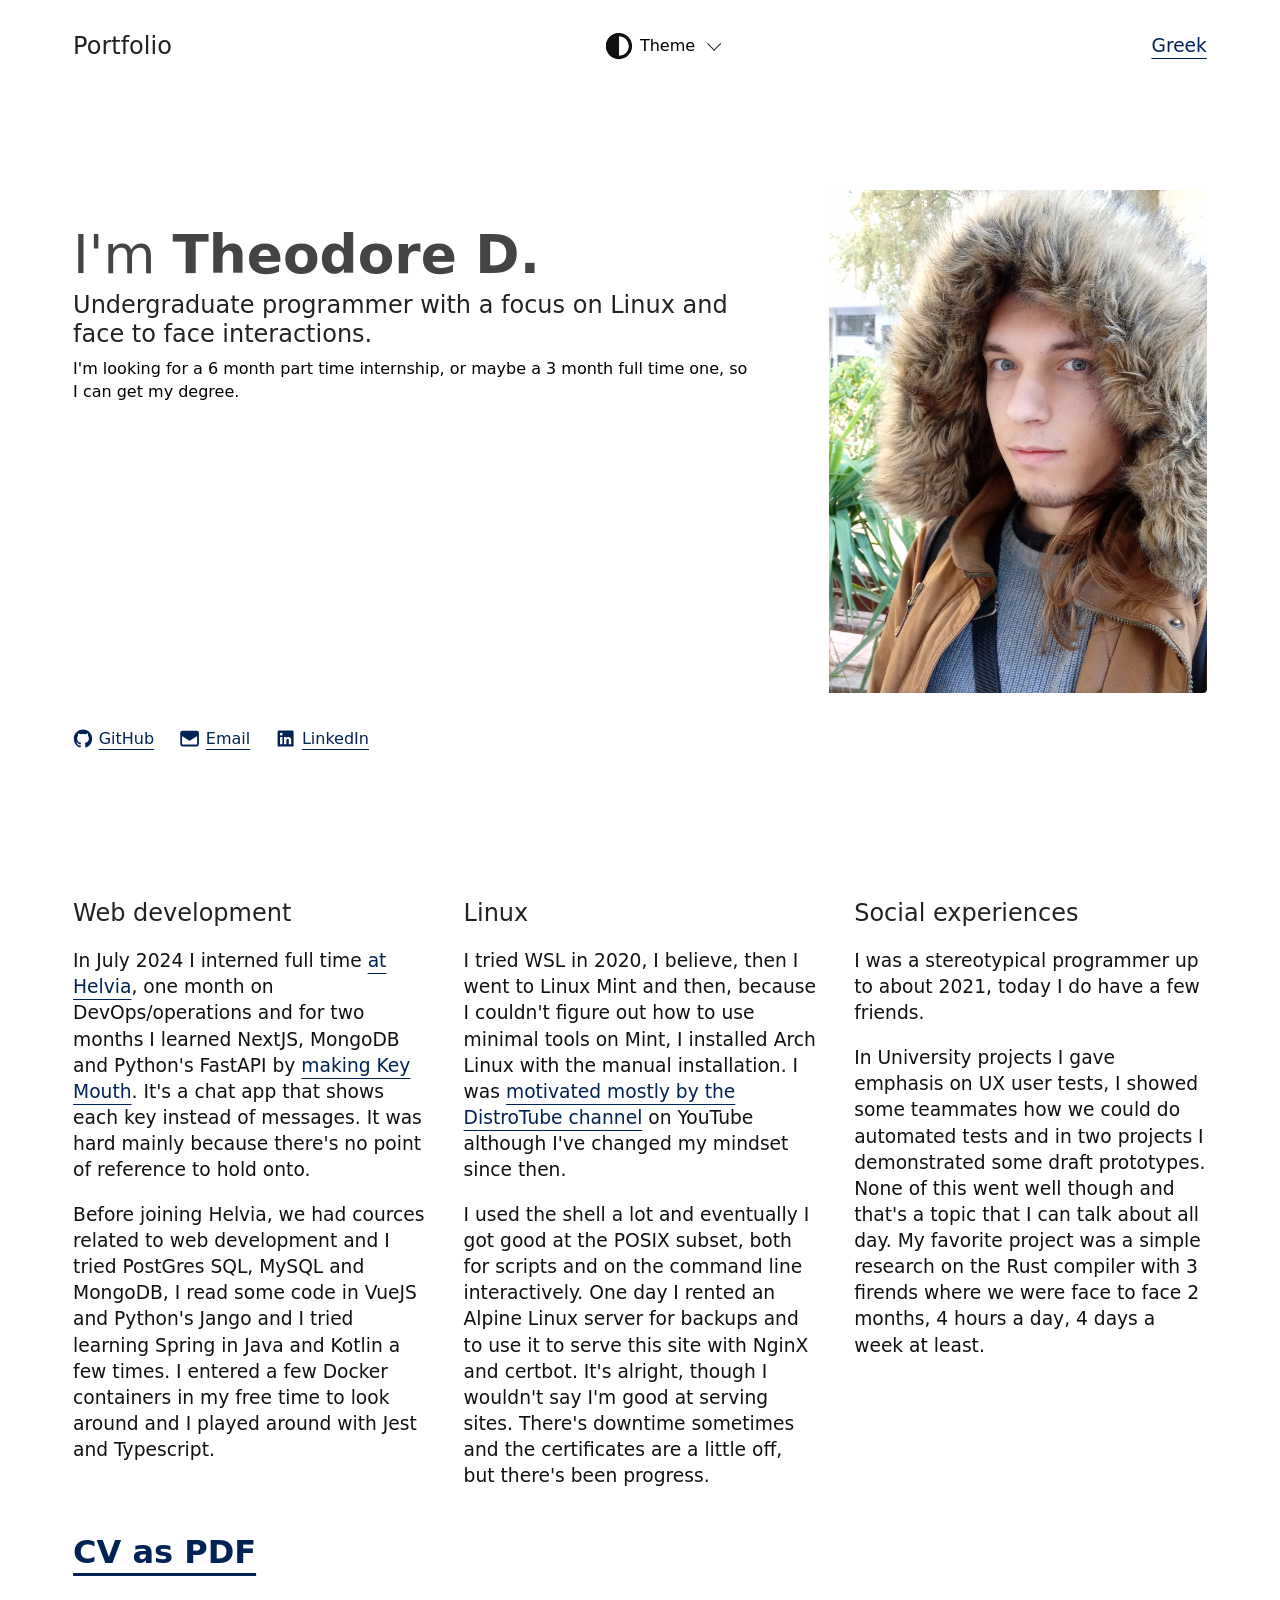
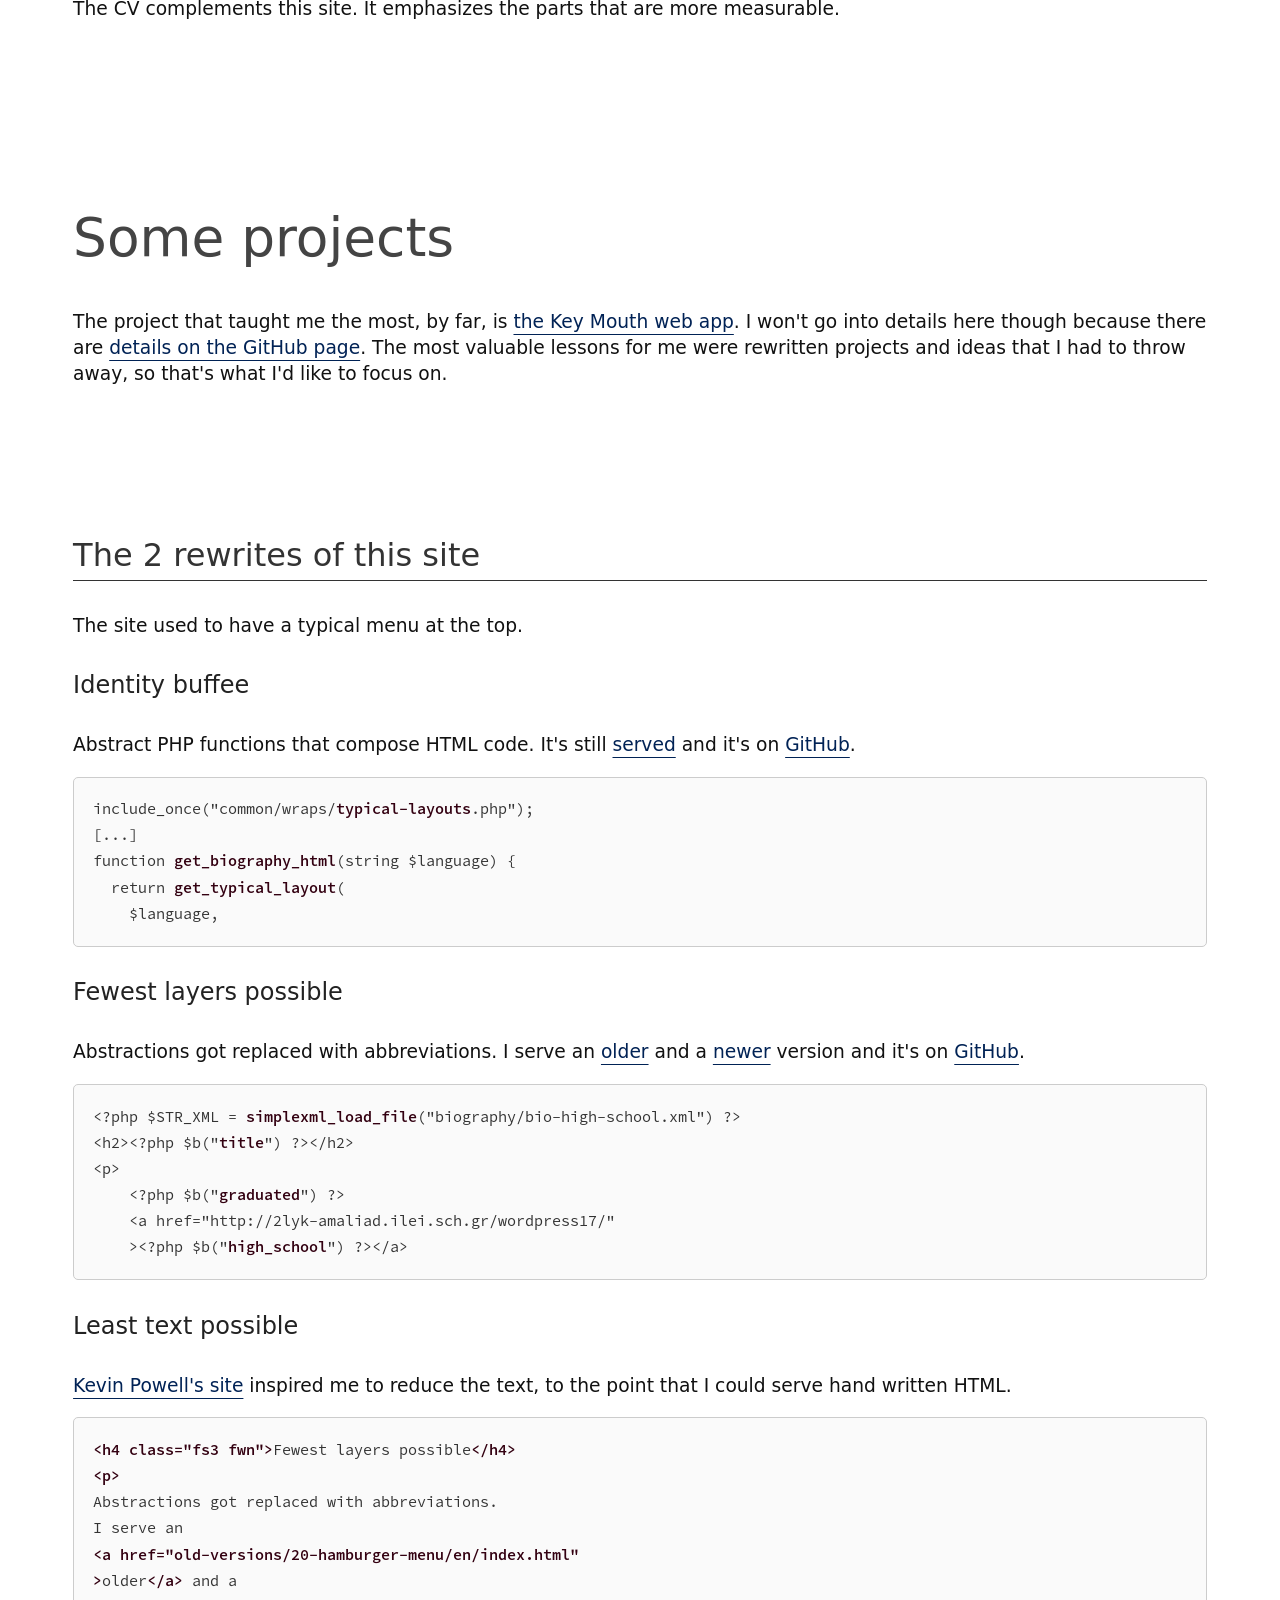
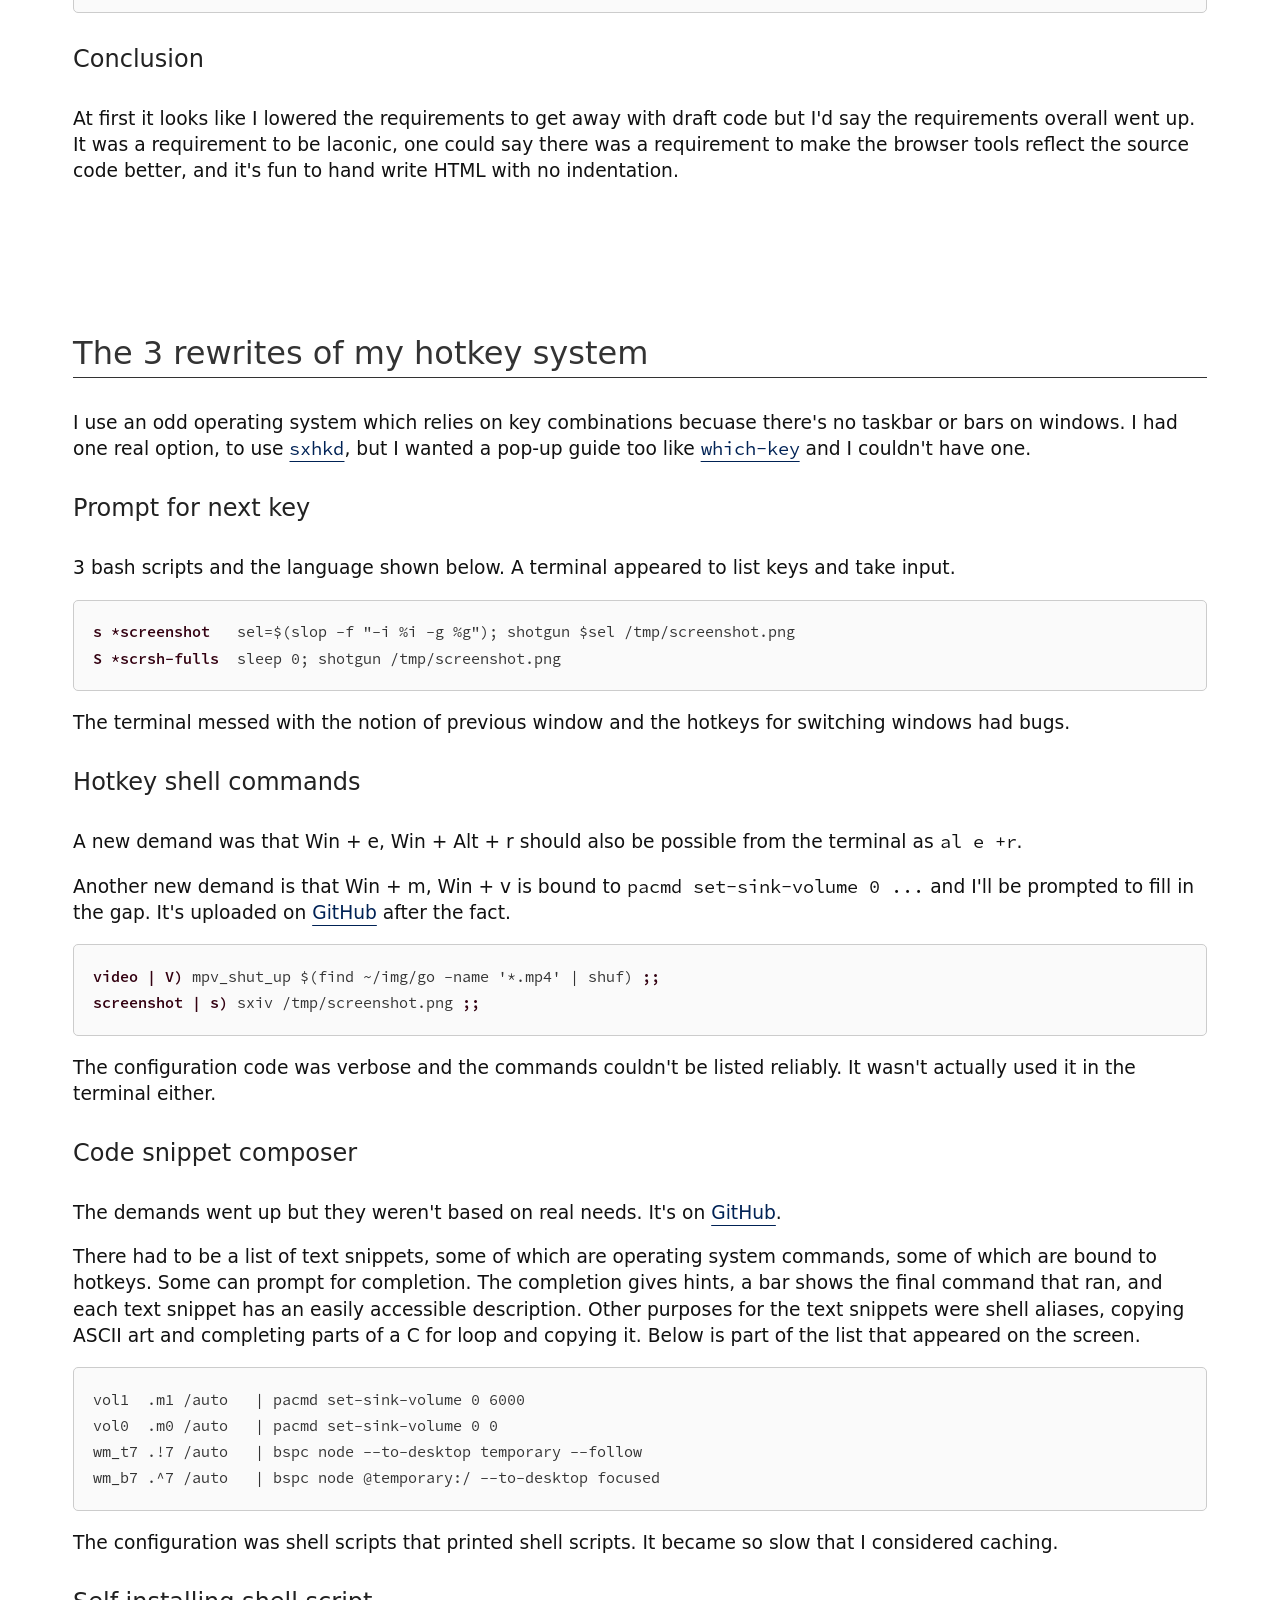
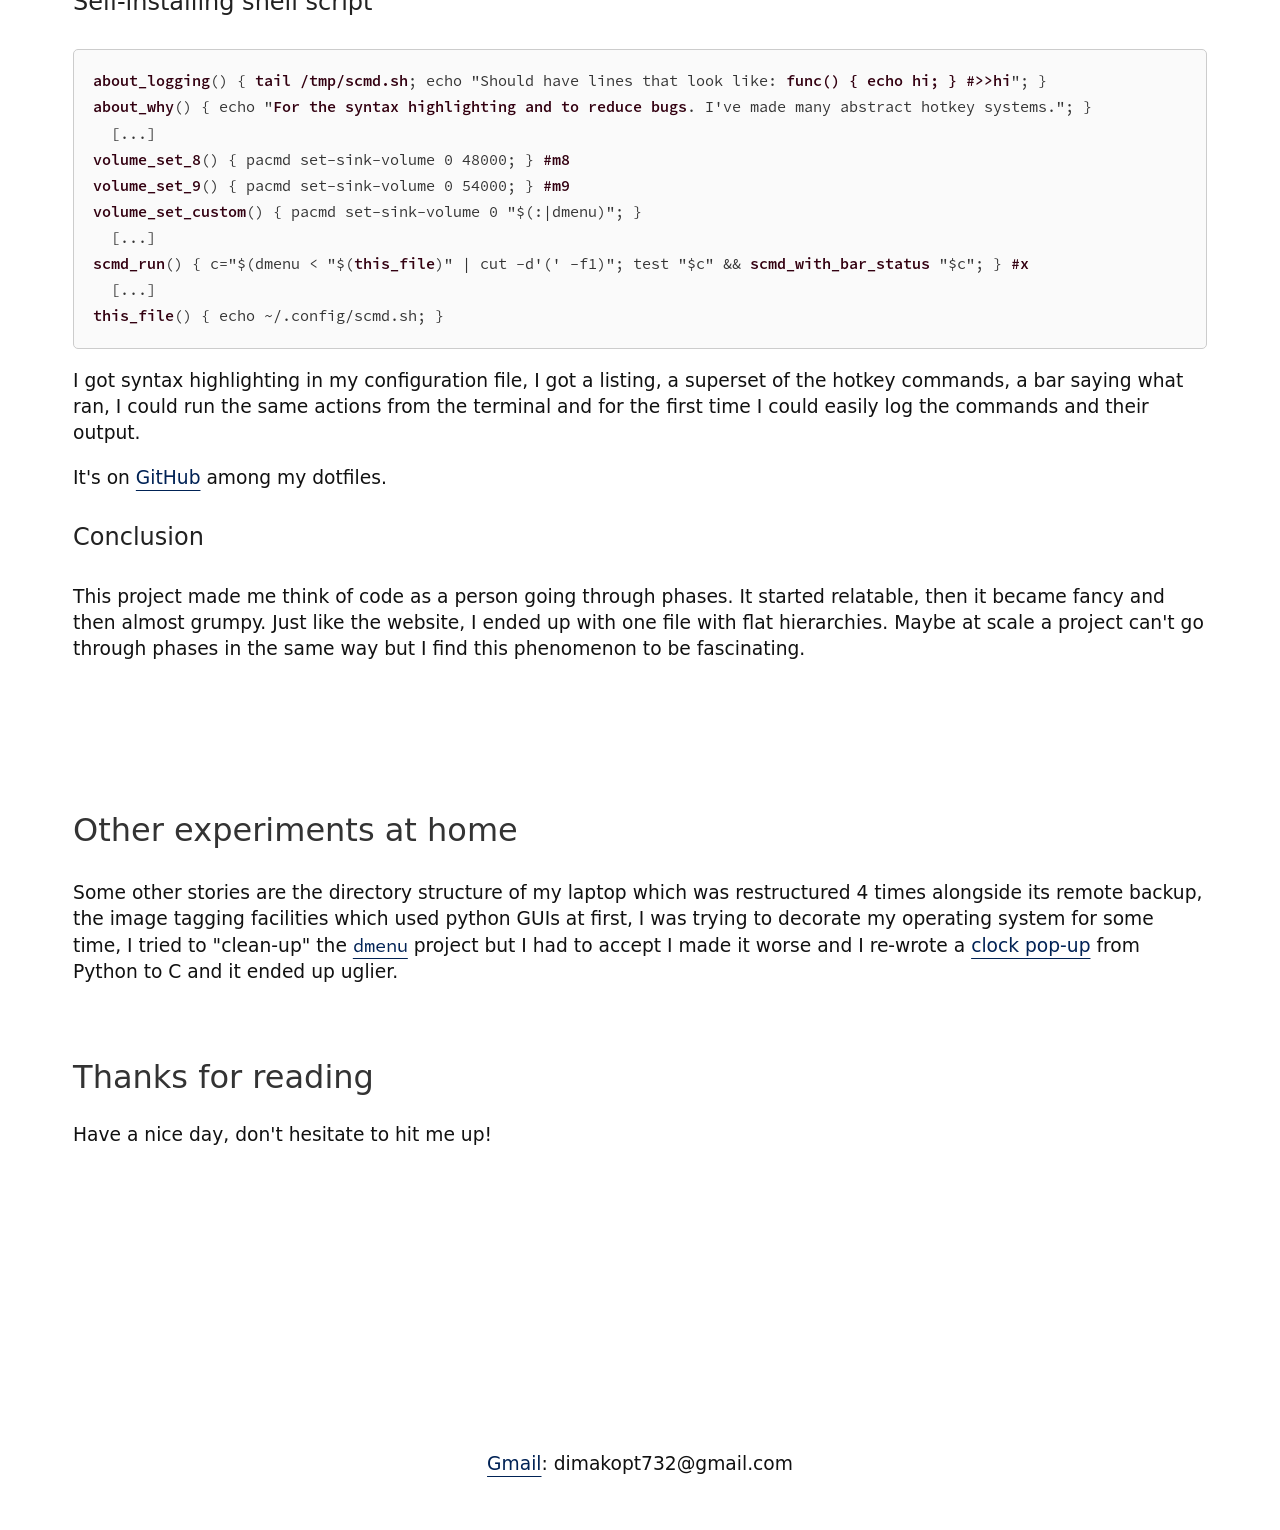
<file: index.html>
<!DOCTYPE HTML>
<html lang="en">
<head>
<title>Theodoros Dimakopoulos</title>
<meta name="description" content="Biography and portfolio overview, for employers">
<meta name="viewport" content="width=device-width, initial-scale=1">
<meta charset="UTF-8">
<meta name="robots" content="index, follow">
<link rel="icon" href="favicon.ico">
<link rel="stylesheet" href="style.css">
<script src="globals.js"></script>
<script> colorScheme.init(); </script>
</head>
<body class="bg fs2">
<header class="column flexac flexw gap3 spc pt2 header">
<h1 class="fs3 fwn">
Portfolio
</h1>
<fieldset class="modal">
<legend tabindex="0" class="flexac">
<svg
aria-hidden="true"
width="1.4em"
height="1.4em"
viewBox="0 0 16 16"
version="1.1"
id="svg1">
<g>
<circle
style="fill:none;stroke:currentColor;stroke-width:2;stroke-linejoin:round"
cy="8" cx="8" r="7" />
<path
d="m 8,16 a 8,8 0 0 1 -6.9282032,-4 8,8 0 0 1 0,-8 A 8,8 0 0 1 8,0"
fill="currentColor"/>
</g>
</svg>
<span class="ml3 fs1">
Theme
</span>
</legend>
<ul tabindex="0" class="modal-box bg ls2">
<li>
<label for="theme-light">
<input type="radio" name="theme" value="light" id="theme-light">
Light theme
</label>
</li>
<li>
<label for="theme-dark">
<input type="radio" name="theme" value="dark" id="theme-dark">
Dark theme
</label>
</li>
<li>
<label for="theme-contr">
<input type="radio" name="theme" value="contr" id="theme-contr">
High contrast dark
</label>
</li>
</ul>
<script> colorScheme.initInputs("input[type=radio][name=theme]") </script>
</fieldset>
<a class="p20" href="index-el.html">Greek</a>
</header>
<main class="column">
<div class="wide-flex gap4">
<section>
<h2 class="fs5 fwn m20 mt3">
I'm
<strong>Theodore D.</strong>
</h2>
<p class="fs3 m20">
Undergraduate programmer with a focus on
Linux and face to face interactions.
</p>
<p class="fs1 m20">
I'm looking for a 6 month part time internship,
or maybe a 3 month full time one,
so I can get my degree.
</p>
</section>
<picture class="picstretch picrad mt2">
<source
srcset="r/hood-669x890.webp"
type="image/webp">
<img
class="w100p wide-fix-size img"
src="r/hood-334x445.png"
alt="face of man, green eyes, long hair"
>
</picture>
</div>
<ul class="fs2 ls1">

<li>
<a
class="fs1"
href="https://github.com/TheodoreAlenas/"
>
<svg
aria-hidden="true"
viewBox="0 0 24 24"
version="1.1"
width="1.2em"
height="1.2em"
fill="currentColor"
>
    <path d="M12.5.75C6.146.75 1 5.896 1 12.25c0 5.089 3.292 9.387 7.863 10.91.575.101.79-.244.79-.546 0-.273-.014-1.178-.014-2.142-2.889.532-3.636-.704-3.866-1.35-.13-.331-.69-1.352-1.18-1.625-.402-.216-.977-.748-.014-.762.906-.014 1.553.834 1.769 1.179 1.035 1.74 2.688 1.25 3.349.948.1-.747.402-1.25.733-1.538-2.559-.287-5.232-1.279-5.232-5.678 0-1.25.445-2.285 1.178-3.09-.115-.288-.517-1.467.115-3.048 0 0 .963-.302 3.163 1.179.92-.259 1.897-.388 2.875-.388.977 0 1.955.13 2.875.388 2.2-1.495 3.162-1.179 3.162-1.179.633 1.581.23 2.76.115 3.048.733.805 1.179 1.825 1.179 3.09 0 4.413-2.688 5.39-5.247 5.678.417.36.776 1.05.776 2.128 0 1.538-.014 2.774-.014 3.162 0 .302.216.662.79.547C20.709 21.637 24 17.324 24 12.25 24 5.896 18.854.75 12.5.75Z"></path>
</svg>
GitHub
</a>
</li>

<li>
<a
class="fs1"
href="mailto:dimakopt732@gmail.com"
>
<svg
aria-hidden="true"
viewBox="0 0 460.8 460.8"
width="1.2em"
height="1.2em"
>
<defs/>
<rect id="shape0" transform="translate(28.5495652173912, 66.1147826086956)" fill="none" stroke="currentColor" stroke-width="43.2" stroke-linecap="square" stroke-linejoin="bevel" width="403.700869565217" height="330.073043478261" rx="25.6488771266541" ry="33.3384813145267"/><path id="shape1" transform="translate(20.0347826086957, 77.1339130434782)" fill="currentColor" fill-rule="evenodd" stroke="currentColor" stroke-width="7.2" stroke-linecap="square" stroke-linejoin="bevel" d="M1.50261 72.0311L210.365 202.852L417.224 70.4421L417.725 21.1856L394.685 0L26.0452 0L0 19.5967Z"/>
</svg>
Email
</a>
</li>

<li>
<a
class="fs1"
href="https://www.linkedin.com/in/theodoros-dimakopoulos-726ba1289/"
>
<svg
aria-hidden="true"
viewBox="0 0 24 24"
fill="currentColor"
width="1.2em"
height="1.2em"
>
<path d="M20.5 2h-17A1.5 1.5 0 002 3.5v17A1.5 1.5 0 003.5 22h17a1.5 1.5 0 001.5-1.5v-17A1.5 1.5 0 0020.5 2zM8 19H5v-9h3zM6.5 8.25A1.75 1.75 0 118.3 6.5a1.78 1.78 0 01-1.8 1.75zM19 19h-3v-4.74c0-1.42-.6-1.93-1.38-1.93A1.74 1.74 0 0013 14.19a.66.66 0 000 .14V19h-3v-9h2.9v1.3a3.11 3.11 0 012.7-1.4c1.55 0 3.36.86 3.36 3.66z"></path>
</svg>
LinkedIn
</a>
</li>

</ul>
<div class="cards1 gap3 mt2">
<section>
<h2 class="fs3 fwn">Web development</h2>
<p>
In July 2024 I interned full time
<a href="https://helvia.ai/">
at Helvia</a>,
one month on DevOps/operations and for two months
I learned NextJS, MongoDB and Python's FastAPI by
<a href="https://theodoros-d-alenas.site/key-mouth/"
>making Key Mouth</a>.
It's a chat app that shows each key instead of messages.
It was hard mainly because there's no point of reference to hold onto.
</p>
<p>
Before joining Helvia, we had cources related to web development and
I tried PostGres SQL, MySQL and MongoDB,
I read some code in VueJS and Python's Jango and
I tried learning Spring in Java and Kotlin a few times.
I entered a few Docker containers in my free time to look around
and I played around with Jest and Typescript.
</p>
</section>
<section>
<h2 class="fs3 fwn">Linux</h2>
<p>
I tried WSL in 2020, I believe,
then I went to Linux Mint and then,
because I couldn't figure out how to use minimal tools on Mint,
I installed Arch Linux with the manual installation.
I was
<a href="https://www.youtube.com/@DistroTube"
>motivated mostly by the DistroTube channel</a>
on YouTube
although I've changed my mindset since then.
</p>
<p>
I used the shell a lot and eventually I got good at
the POSIX subset, both for scripts and on the command line interactively.
One day I rented an Alpine Linux server
for backups and to use it to serve this site with NginX and certbot.
It's alright, though I wouldn't say I'm good at serving sites.
There's downtime sometimes and
the certificates are a little off,
but there's been progress.
</p>
</section>
<section>
<h2 class="fs3 fwn">Social experiences</h2>
<p>
I was a stereotypical programmer up to about 2021,
today I do have a few friends.
</p>
<p>
In University projects
I gave emphasis on UX user tests,
I showed some teammates how we could do automated tests
and in two projects I demonstrated some draft prototypes.
None of this went well though and that's a topic that
I can talk about all day.
My favorite project was a simple research on the Rust compiler
with 3 firends where we were face to face
2 months, 4 hours a day, 4 days a week at least.
</p>
</section>
</div>

<h2 class="fs4 fwn">
<a href="r/cv-2024-10-10.pdf" style="font-weight: bold"
>CV as PDF</a>
</h2>
<p>
The CV complements this site.
It emphasizes the parts that are more measurable.
</p>


<h2 class="fs5 fwn mt4">Some projects</h2>
<p>
The project that taught me the most, by far, is
<a href="https://theodoros-d-alenas.site/key-mouth/"
>the Key Mouth web app</a>.
I won't go into details here though because there are
<a href="https://github.com/TheodoreAlenas/key-mouth"
>details on the GitHub page</a>.
The most valuable lessons for me were rewritten projects
and ideas that I had to throw away, so that's what I'd like to focus on.
</p>
<h3 class="fs4 fwn bdb2 mt3">The 2 rewrites of this site</h3>
<p>
The site used to have a typical menu at the top.
</p>
<h4 class="fs3 fwn">Identity buffee</h4>
<p>
Abstract PHP functions that compose HTML code.
It's still <a href="old-versions/13-before-abandoning/en/index.html"
>served</a> and it's on
<a href="https://github.com/TheodoreAlenas/personal-website-1/"
>GitHub</a>.
</p>
<pre class="code1"><code>include_once(&quot;common/wraps/<b>typical-layouts</b>.php&quot;);
[...]
function <b>get_biography_html</b>(string $language) &lbrace;
  return <b>get_typical_layout</b>&lpar;
    $language,</code></pre>

<h4 class="fs3 fwn">Fewest layers possible</h4>
<p>
Abstractions got replaced with abbreviations.
I serve an
<a href="old-versions/20-hamburger-menu/en/index.html"
>older</a> and a
<a href="old-versions/21-blue-mountains-many-themes/en/index.html"
>newer</a> version
and it's on
<a href="https://github.com/TheodoreAlenas/personal-website-2/"
>GitHub</a>.
</p>
<pre class="code1"><code>&lt;?php $STR_XML = <b>simplexml_load_file</b>(&quot;biography/bio-high-school.xml&quot;) ?&gt;
&lt;h2&gt;&lt;?php $b(&quot;<b>title</b>&quot;) ?&gt;&lt;/h2&gt;
&lt;p&gt;
    &lt;?php $b(&quot;<b>graduated</b>&quot;) ?&gt;
    &lt;a href=&quot;http://2lyk-amaliad.ilei.sch.gr/wordpress17/&quot;
    &gt;&lt;?php $b(&quot;<b>high_school</b>&quot;) ?&gt;&lt;/a&gt;</code></pre>
<h4 class="fs3 fwn">Least text possible</h4>
<p>
<a href="https://www.kevinpowell.co/">Kevin Powell's site</a>
inspired me to reduce the text,
to the point that I could serve hand written HTML.
</p>
<pre class="code1"><code><b>&lt;h4 class=&quot;fs3 fwn&quot;&gt;</b>Fewest layers possible<b>&lt;/h4&gt;</b>
<b>&lt;p&gt;</b>
Abstractions got replaced with abbreviations.
I serve an
<b>&lt;a href=&quot;old-versions/20-hamburger-menu/en/index.html&quot;
&gt;</b>older<b>&lt;/a&gt;</b> and a</code></pre>
<h4 class="fs3 fwn">Conclusion</h4>
<p>
At first it looks like I lowered the requirements to get away with draft code
but I'd say the requirements overall went up.
It was a requirement to be laconic,
one could say there was a requirement to
make the browser tools reflect the source code better,
and it's fun to hand write HTML with no indentation.
</p>
<h3 class="fs4 fwn bdb2 mt3">The 3 rewrites of my hotkey system</h4>
<p>
I use an odd operating system which relies on key combinations
becuase there's no taskbar or bars on windows.
I had one real option, to use
<a href="https://github.com/baskerville/sxhkd"><code>sxhkd</code></a>,
but I wanted a pop-up guide too like
<a href="https://github.com/folke/which-key.nvim"><code>which-key</code></a>
and I couldn't have one.
</p>
<h4 class="fs3 fwn">Prompt for next key</h4>
<p>
3 bash scripts and the language shown below.
A terminal appeared to list keys and take input.
</p>
<pre class="code1"><code><b>s *screenshot</b>   sel=$(slop -f &quot;-i %i -g %g&quot;); shotgun $sel /tmp/screenshot.png
<b>S *scrsh-fulls</b>  sleep 0; shotgun /tmp/screenshot.png</code></pre>
<p>
The terminal messed with the notion of previous window
and the hotkeys for switching windows had bugs.
</p>
<h4 class="fs3 fwn">Hotkey shell commands</h4>
<p>
A new demand was that
Win + e, Win + Alt + r
should also be possible from the terminal as
<code>al e +r</code>.
</p>
<p>
Another new demand is that Win + m, Win + v
is bound to <code>pacmd set-sink-volume 0 ...</code>
and I'll be prompted to fill in the gap.
It's uploaded on
<a href="https://github.com/TheodoreAlenas/hotkey-system-2-alk"
>GitHub</a> after the fact.
</p>
<pre class="code1"><code><b>video | V)</b> mpv_shut_up $(find ~/img/go -name '*.mp4' | shuf) <b>;;</b>
<b>screenshot | s)</b> sxiv /tmp/screenshot.png <b>;;</b></code></pre>
<p>
The configuration code was verbose
and the commands couldn't be listed reliably.
It wasn't actually used it in the terminal either.
</p>
<h4 class="fs3 fwn">Code snippet composer</h4>
<p>
The demands went up
but they weren't based on real needs.
It's on
<a href="https://github.com/TheodoreAlenas/alsnip/blob/main/example-config/reset.sh"
>GitHub</a>.
</p>
<p>
There had to be a list of text snippets,
some of which are operating system commands,
some of which are bound to hotkeys.
Some can prompt for completion.
The completion gives hints,
a bar shows the final command that ran,
and each text snippet has an easily accessible description.
Other purposes for the text snippets were shell aliases,
copying ASCII art and
completing parts of a C for loop and copying it.
Below is part of the list that appeared on the screen.
</p>
<pre class="code1"><code>vol1  .m1 /auto   | pacmd set-sink-volume 0 6000
vol0  .m0 /auto   | pacmd set-sink-volume 0 0
wm_t7 .!7 /auto   | bspc node --to-desktop temporary --follow
wm_b7 .^7 /auto   | bspc node @temporary:/ --to-desktop focused</code></pre>
<p>
The configuration was shell scripts that printed shell scripts.
It became so slow that I considered caching.
</p>
<h4 class="fs3 fwn">Self-installing shell script</h4>
<pre class="code1"><code><b>about_logging</b>() { <b>tail /tmp/scmd.sh</b>; echo &quot;Should have lines that look like: <b>func() { echo hi; } #>>hi</b>&quot;; }
<b>about_why</b>() { echo &quot;<b>For the syntax highlighting and to reduce bugs</b>. I've made many abstract hotkey systems.&quot;; }
  [...]
<b>volume_set_8</b>() { pacmd set-sink-volume 0 48000; } <b>#m8</b>
<b>volume_set_9</b>() { pacmd set-sink-volume 0 54000; } <b>#m9</b>
<b>volume_set_custom</b>() { pacmd set-sink-volume 0 &quot;$(:|dmenu)&quot;; }
  [...]
<b>scmd_run</b>() &lbrace; c=&quot;$(dmenu &lt; &quot;$(<b>this_file</b>)&quot; | cut -d&#039;(&#039; -f1)&quot;; test &quot;$c&quot; &amp;&amp; <b>scmd_with_bar_status</b> &quot;$c&quot;; &rbrace; <b>#x</b>
  [...]
<b>this_file</b>() { echo ~/.config/scmd.sh; }</code></pre>
<p>
I got syntax highlighting in my configuration file,
I got a listing, a superset of the hotkey commands,
a bar saying what ran,
I could run the same actions from the terminal
and for the first time I could easily log the commands and their output.
</p>
<p>
It's on
<a href="https://github.com/TheodoreAlenas/dotfiles/blob/main/scmd.sh"
>GitHub</a>
among my dotfiles.
</p>
<h4 class="fs3 fwn">Conclusion</h4>
<p>
This project made me think of code as a person going through phases.
It started relatable, then it became fancy and then almost grumpy.
Just like the website, I ended up with one file with flat hierarchies.
Maybe at scale a project can't go through phases in the same way
but I find this phenomenon to be fascinating.
</p>
<h3 class="fs4 fwn mt3">Other experiments at home</h4>
<p>
Some other stories are
the directory structure of my laptop
which was restructured 4 times alongside its remote backup,
the image tagging facilities which used python GUIs at first,
I was trying to decorate my operating system for some time,
I tried to &quot;clean-up&quot; the
<a href="https://tools.suckless.org/dmenu/"><code>dmenu</code></a>
project but I had to accept I made it worse and I re-wrote a
<a href="https://github.com/TheodoreAlenas/"
>clock pop-up</a>
from Python to C and it ended up uglier.
</p>
<h2 class="fs4 fwn mt1">Thanks for reading</h3>
<p>
Have a nice day, don't hesitate to hit me up!
</p>
<p class="mt5" style="text-align: center">
<a href="mailto:dimakopt732@gmail.com"
>Gmail</a>: dimakopt732@gmail.com
</p>
</main>
</body>
</html>
<!--
    Copyright (c) 2024 Dimakopoulos Theodoros <dimakopt732@gmail.com>

    Permission is hereby granted, free of charge, to any person obtaining a copy
    of this software and associated documentation files (the "Software"), to deal
    in the Software without restriction, including without limitation the rights
    to use, copy, modify, merge, publish, distribute, sublicense, and/or sell
    copies of the Software, and to permit persons to whom the Software is
    furnished to do so, subject to the following conditions:

    The above copyright notice and this permission notice shall be included in all
    copies or substantial portions of the Software.

    THE SOFTWARE IS PROVIDED "AS IS", WITHOUT WARRANTY OF ANY KIND, EXPRESS OR
    IMPLIED, INCLUDING BUT NOT LIMITED TO THE WARRANTIES OF MERCHANTABILITY,
    FITNESS FOR A PARTICULAR PURPOSE AND NONINFRINGEMENT. IN NO EVENT SHALL THE
    AUTHORS OR COPYRIGHT HOLDERS BE LIABLE FOR ANY CLAIM, DAMAGES OR OTHER
    LIABILITY, WHETHER IN AN ACTION OF CONTRACT, TORT OR OTHERWISE, ARISING FROM,
    OUT OF OR IN CONNECTION WITH THE SOFTWARE OR THE USE OR OTHER DEALINGS IN THE
    SOFTWARE.
-->
</file>
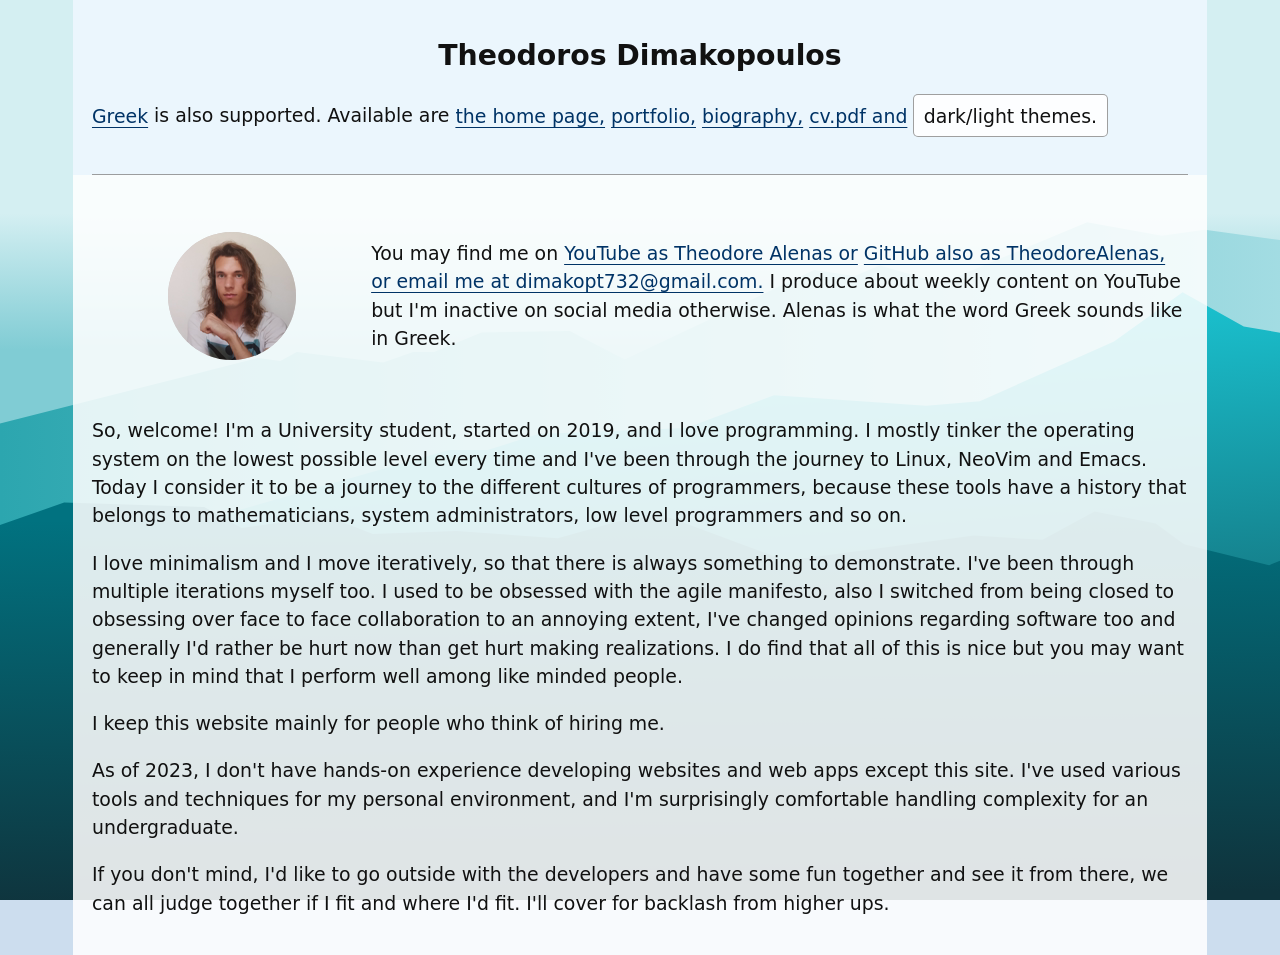
<file: old-versions/21-blue-mountains-many-themes/index.html>
<!DOCTYPE html>

<!-- written mostly by ChatGPT -->

<html lang="en">
<head>
  <meta charset="UTF-8">
  <script>
    // Get the user's language
    const userLanguage = navigator.language || navigator.userLanguage;

    // Check if the language starts with 'el' (Greek)
    if (userLanguage.startsWith('el')) {
      // Redirect Greek users to the Greek version
      window.location.replace("gr/index.html");
    } else {
      // Redirect non-Greek users to the English version
      window.location.replace("en/index.html");
    }
  </script>
</head>
<body>
  <p>If you are not redirected, <a href="en/index.html">click here</a>.</p>
</body>
</html>
</file>
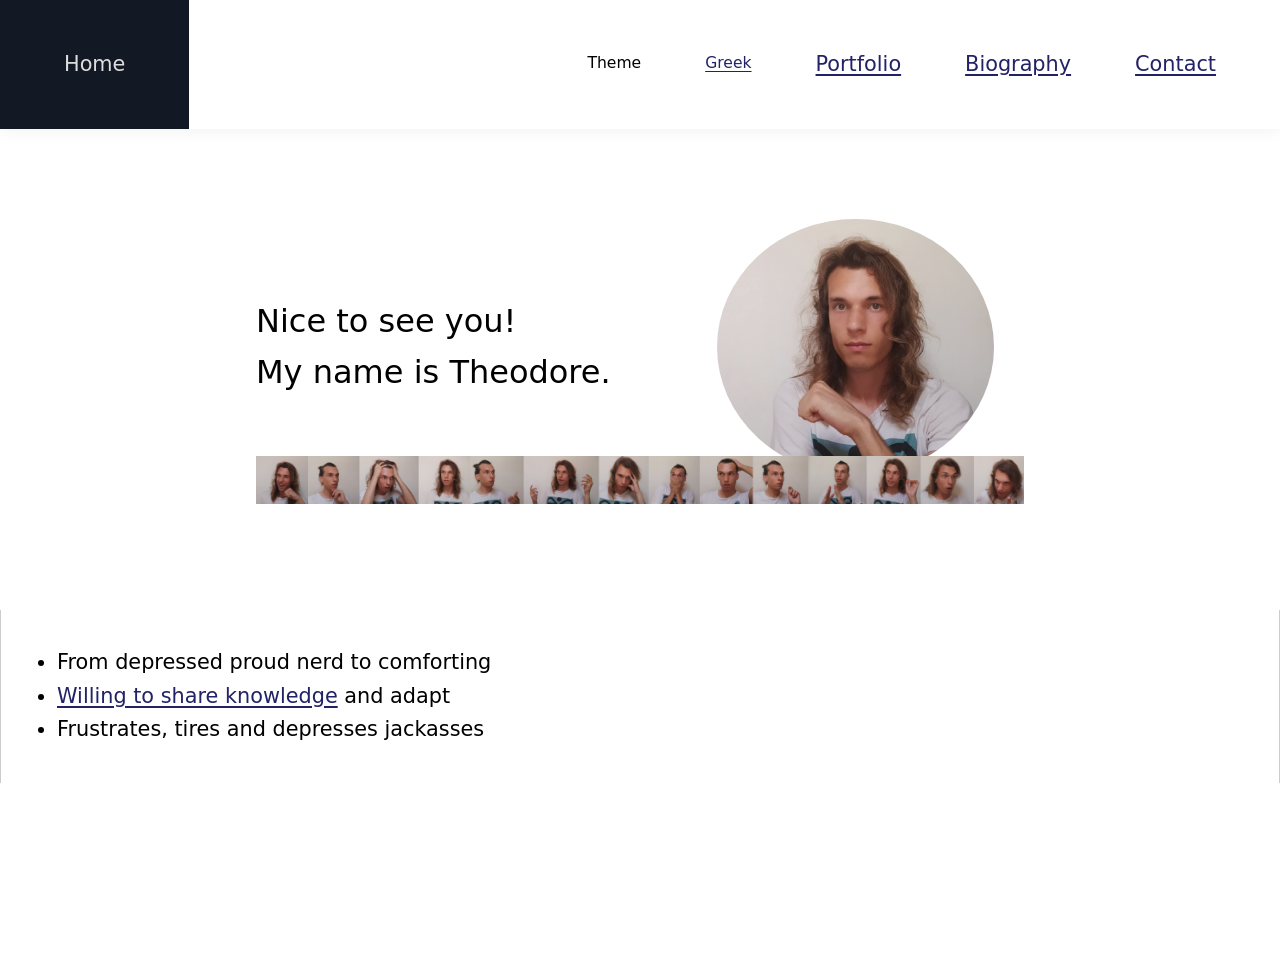
<file: old-versions/13-before-abandoning/en/index.html>
<!DOCTYPE HTML>

<html lang="en">
  <head>

    <title>Theodore - Home</title>

    <meta name="author" content="Dimakopoulos Theodoros">
    <meta name="viewport" content="width=device-width, initial-scale=1">
    <meta charset="UTF-8">

    <style>
/* from common/wraps/html-body.css */
/* License at the bottom. */

html { color-scheme: light dark; }

.be-like-h1, h1 {
  text-align: center;
  font-size: 2em;
  display: block;
}

h2 { margin-top: 4rem; margin-left: 2rem; }

.phone-screen { font-size: 1.2rem; }
@media screen and (max-width: 1200px) {
  .free-media-query { font-size: 1.2rem; }
}
.desktop-screen { font-size: 1.3rem; }
@media screen and (min-width: 1200px) {
  .free-media-query { font-size: 1.3rem; }
}

.phone-screen h2 { margin-top: 4rem; }
@media screen and (max-width: 1200px) {
  .free-media-query h2 { margin-top: 4rem; }
}

.phone-screen .m-like-h1,
.phone-screen .be-like-h1,
.phone-screen h1 {
  margin-top: 4rem;
  margin-bottom: 2rem;
}
@media screen and (max-width: 1200px) {
  .free-media-query .m-like-h1,
  .free-media-query .be-like-h1,
  .free-media-query h1 {
    margin-top: 4rem;
    margin-bottom: 2rem;
  }
}
.desktop-screen .m-like-h1,
.desktop-screen .be-like-h1,
.desktop-screen h1 {
  margin-top: 12rem;
  margin-bottom: 6rem;
}
@media screen and (min-width: 1200px) {
  .free-media-query .m-like-h1,
  .free-media-query .be-like-h1,
  .free-media-query h1 {
    margin-top: 12rem;
    margin-bottom: 6rem;
  }
}

h2.saner-h2 {
  margin: initial;
}

/*
Copyright (c) 2023 Dimakopoulos Theodoros

[common/wraps/html-body.css goes on]
OUT OF OR IN CONNECTION WITH THE SOFTWARE OR THE USE OR OTHER DEALINGS IN THE
SOFTWARE.
*/
/* from common/menu-bar/css/default.css */
.debug-mode .menu-bar a,
.debug-mode .menu-bar span {
  border: red 1px dashed;
}
.menu-bar, .hamburger-nav-list {
  background-color: var(--panel-normal, #eee);
  background-color: var(--panel-normal, #eee);
  box-shadow: var(--shadow, #ccc) 0 0 1rem 0;
}

/*
Copyright (c) 2023 Dimakopoulos Theodoros

[common/menu-bar/css/default.css goes on]
OUT OF OR IN CONNECTION WITH THE SOFTWARE OR THE USE OR OTHER DEALINGS IN THE
SOFTWARE.
*/
/* from common/menu-bar/css/phone.css */
/* License at the bottom. */

.hamburger-nav-list {
  border-radius: 5px;
  position: absolute;
  top: 3.5rem;
  right: 1rem;
}

.menu-bar > a {
  padding: 0.2rem 1rem;
}

.hamburger-checkbox {
  opacity: 1%;
  position: absolute;
  right: 0;
  bottom: 0;
}

:not(.hamburger-on)
.hamburger-checkbox:not(:checked)
+ label
+ .hamburger-nav-list {
  display: none;
}

 .debug-mode .hamburger-checkbox {
  opacity: 50%;
}

/*
Copyright (c) 2023 Dimakopoulos Theodoros

[common/menu-bar/css/phone.css goes on]
OUT OF OR IN CONNECTION WITH THE SOFTWARE OR THE USE OR OTHER DEALINGS IN THE
SOFTWARE.
*/
/* from target/banner.css */
/* License at the bottom. */

.banner-wrapper {
  width: min(30cm, 60%);
  margin: 10vh auto;
  overflow-x: hidden;
  font-size: min(3rem, 2.5vw);
}
.banner-faces img {
  height: 1.5em;
  background-size: cover;
}
.banner-grid {
  display: grid;
  grid-template-columns: 50% 10% auto;
  grid-template-areas: "hello gap face";
  margin-bottom: -0.5cm;
}
.banner-welcome {
  grid-area: hello;
  margin: auto 0;
}
.banner-grid img {
  grid-area: face;
  width: 8.65em;
  height: 8em;
  border-radius: 50%;
  background-size: cover;
}
/*
Copyright (c) 2023 Dimakopoulos Theodoros

[target/banner.css goes on]
OUT OF OR IN CONNECTION WITH THE SOFTWARE OR THE USE OR OTHER DEALINGS IN THE
SOFTWARE.
*/
.phone-screen .banner-wrapper {
  width: min(20cm, 100%);
  margin: 2cm auto;
  overflow-x: hidden;
}
.phone-screen .banner-grid {
  grid-template-columns: auto;
  grid-template-rows: auto auto auto;
  grid-template-areas: "hello" "face";
  margin: 1rem 1rem;
}
.phone-screen .banner-welcome {
  font-size: 2rem;
  text-align: center;
}
.phone-screen .banner-grid img {
  margin: 0 auto;
}
.phone-screen .banner-faces img {
  height: unset;
  width: 100%;
}
/*
Copyright (c) 2023 Dimakopoulos Theodoros

[target/banner.css goes on]
OUT OF OR IN CONNECTION WITH THE SOFTWARE OR THE USE OR OTHER DEALINGS IN THE
SOFTWARE.
*/

@media screen and (max-width: 800px) {.banner-wrapper {
  width: min(20cm, 100%);
  margin: 2cm auto;
  overflow-x: hidden;
}
.banner-grid {
  grid-template-columns: auto;
  grid-template-rows: auto auto auto;
  grid-template-areas: "hello" "face";
  margin: 1rem 1rem;
}
.banner-welcome {
  font-size: 2rem;
  text-align: center;
}
.banner-grid img {
  margin: 0 auto;
}
.banner-faces img {
  height: unset;
  width: 100%;
}
/*
Copyright (c) 2023 Dimakopoulos Theodoros

[target/banner.css goes on]
OUT OF OR IN CONNECTION WITH THE SOFTWARE OR THE USE OR OTHER DEALINGS IN THE
SOFTWARE.
*/

}/* from home/hinting-hamburger/m.css */
/* License at the bottom. */

.hintham-wide { width: 20vw; }
.hintham-contrast { background-color: var(--contrast, #000); }
.hintham-same-bg { background-color: var(--background-normal, #fff); }
.hintham-shadow { box-shadow: var(--contrast, #000) 0 5px 5px; }
.hintham-tall { height: 30vw; }
.hintham-padded { padding: 4vw 2vw; }
.hintham-round { border-radius: 2vw; }
.hintham-short { height: 4vw; }

.hintham-scale-text {
  font-size: 4vw;
  line-height: 1em;
  text-align: center;
}
.hintham-right {
  width: 4vw;
  margin-left: auto;
}
.hintham-glow {
  box-shadow: yellow 0 0 5vw 2vw;
}

/*
Copyright (c) 2023 Dimakopoulos Theodoros

[home/hinting-hamburger/m.css goes on]
OUT OF OR IN CONNECTION WITH THE SOFTWARE OR THE USE OR OTHER DEALINGS IN THE
SOFTWARE.
*/
/* from common/css-snippets/morph.css */
/* License at the bottom */

.dont-be-like-button {
  font-family: inherit;
  font-size: inherit;
  color: inherit;
  background-color: inherit;
  border: none;
}

.dont-be-like-list {
  padding-left: 0;
  list-style: none;
  margin: 0 0;
}

.dont-be-like-link {
  text-decoration: none;
  color: var(--foreground-normal, black);
}

.dont-be-like-table,
.dont-be-like-table > tbody,
.dont-be-like-table > tbody > tr,
.dont-be-like-table > tbody > tr > td {
  display: block;
}
@media screen and (max-width: 1200px) {
  .free-media-query .phone-dont-be-like-table,
  .free-media-query .phone-dont-be-like-table > tbody,
  .free-media-query .phone-dont-be-like-table > tbody > tr,
  .free-media-query .phone-dont-be-like-table > tbody > tr > td {
    display: block;
  }
}
.phone-screen .phone-dont-be-like-table,
.phone-screen .phone-dont-be-like-table > tbody,
.phone-screen .phone-dont-be-like-table > tbody > tr,
.phone-screen .phone-dont-be-like-table > tbody > tr > td {
  display: block;
}

.abs-t-r {
  position: absolute;
  top: 0;
  right: 0;
}
.hamburger-prettify {
  line-height: calc(100% - 10px);
  padding: 8px 2rem;
  font-size: 2.5rem;
  color: var(--fat-lines, #222);
}

/*
Copyright (c) 2023 Dimakopoulos Theodoros

[common/css-snippets/morph.css goes on]
OUT OF OR IN CONNECTION WITH THE SOFTWARE OR THE USE OR OTHER DEALINGS IN THE
SOFTWARE.
*/
/* from common/css-snippets/popup.css */
/* License at the bottom. */

.bg-select, .debug-mode .bg-select {
  background-color: var(--selection, #444);
}

.fat-ghost-on-check:checked + label::before {
  content: "";
  width: 100vw;
  height: 100vh;
  position: absolute;
  top: 0;
  right: 0;
}
.debug-mode .fat-ghost-on-check:checked + label::before {
  width: 0;
  height: 0;
}


/*
Copyright (c) 2023 Dimakopoulos Theodoros

[common/css-snippets/popup.css goes on]
OUT OF OR IN CONNECTION WITH THE SOFTWARE OR THE USE OR OTHER DEALINGS IN THE
SOFTWARE.
*/
/* from common/css-snippets/fade.css */
.phone-screen .desktop { display: none; }
@media screen and (max-width: 1200px) {
  .free-media-query .desktop { display: none; }
}

.desktop-screen .phone { display: none; }
@media screen and (min-width: 1200px) {
  .free-media-query .phone { display: none; }
}

/*
Copyright (c) 2023 Dimakopoulos Theodoros

[common/css-snippets/fade.css goes on]
OUT OF OR IN CONNECTION WITH THE SOFTWARE OR THE USE OR OTHER DEALINGS IN THE
SOFTWARE.
*/
/* from common/css-snippets/margin-padding.css */
/* License at the bottom. */

.pad-no-ln-h > * {
  line-height: 1em;
  padding-top: 5px;
}

.p1, .inside-p1 > *, .iinside-p1 > * > * { padding: 0.5rem 0.5rem; }

.p2, .inside-p2 > *, .iinside-p2 > * > * { padding: 1rem 1rem; }
.pl2 { padding-left: 1rem; }
.ml2 { margin-left: 1rem; }

.pl3 { padding-left: 2rem; }
.ml3 { margin-left: 2rem; }

.ptb1 { padding-top: 0.5rem; padding-bottom: 0.5rem; }
.mtb1 { margin-top: 0.5rem; margin-bottom: 0.5rem; }

.mtb4 { margin-top: 12rem; margin-bottom: 8rem; }

.mtb-like-p { margin-top: 1em; margin-bottom: 1em; }

.ptb2 { padding-top: 1rem; padding-bottom: 1rem; }
.mtb2 { margin-top: 1rem; margin-bottom: 1rem; }

.p3, .inside-p3 > *, .iinside-p3 > * > * { padding: 3rem 2rem; }
.m3, .inside-m3 > *, .iinside-m3 > * > * { margin: 3rem 2rem; }

.iinside-mtb3 > * > * { margin-top: 3rem; margin-bottom: 3rem; }
@media screen and (max-width: 1200px) {
  .free-media-query .phone-mtb3,
  .free-media-query .phone-inside-mtb3 > *,
  .free-media-query .phone-iinside-mtb3 > * > * {
    margin-top: 3rem;
    margin-bottom: 3rem;
  }
}
.phone-screen .phone-mtb3,
.phone-screen .phone-inside-mtb3 > *,
.phone-screen .phone-iinside-mtb3 > * > * {
  margin-top: 3rem;
  margin-bottom: 3rem;
}

@media screen and (min-width: 1200px) {
  .free-media-query .desktop-iinside-p2 > * > * { padding: 1rem 1rem; }
  .free-media-query .desktop-iinside-p3 > * > * { padding: 3rem 2rem; }
}
.desktop-screen .desktop-iinside-p2 > * > * { padding: 1rem 1rem; }
.desktop-screen .desktop-iinside-p3 > * > * { padding: 3rem 2rem; }

@media screen and (min-width: 1200px) {
  .free-media-query .desktop-mtb4 {
    margin-top: 8rem;
    margin-bottom: 3rem;
  }
}
.desktop-screen .desktop-mtb4 {
  margin-top: 6rem;
  margin-bottom: 3rem;
}

.iinside-last-child-fat > *:last-child > * { padding-right: 4rem; }
.iinside-first-child-fat > *:first-child > * { padding-left: 4rem; }
.iinside-first-child-ffat > *:first-child > * {
  padding-left: 4rem;
  padding-right: 4rem;
}

.inside-first-child-mra > *:first-child { margin-right: auto; }

.m0a { margin: 0 auto; }
@media screen and (max-width: 1200px) {
  .free-media-query .phone-m0a { margin: 0 auto; }
}
.phone-screen .phone-m0a { margin: 0 auto; }

.mlra { margin-left: auto; margin-right: auto; }

.m0 { margin: 0; }

.phone-screen .phone-p1 { padding: 0.5rem; }
.phone-screen .phone-p2 { padding: 1rem; }
@media screen and (max-width: 1200px) {
  .free-media-query .phone-p1 { padding: 0.5rem; }
  .free-media-query .phone-p2 { padding: 1rem; }
}

/*
Copyright (c) 2023 Dimakopoulos Theodoros

[common/css-snippets/margin-padding.css goes on]
OUT OF OR IN CONNECTION WITH THE SOFTWARE OR THE USE OR OTHER DEALINGS IN THE
SOFTWARE.
*/
/* from common/css-snippets/width-border.css */
/* License at the bottom */

.newspaper {
  width: min(100% - 2rem - 2px, 35cm);
  margin: 0 auto;
}

.bar-center {
  width: min(150rem, 100%);
  margin: 0 auto;
}

.ovf-hid { overflow: hidden; }

.lrline {
  border-right: var(--line, #eee) 1px solid;
  border-left: var(--line, #eee) 1px solid;
}

.w-h-max-cont {
  width: max-content;
  height: max-content;
}

/*
Copyright (c) 2023 Dimakopoulos Theodoros

[common/css-snippets/width-border.css goes on]
OUT OF OR IN CONNECTION WITH THE SOFTWARE OR THE USE OR OTHER DEALINGS IN THE
SOFTWARE.
*/
/* from common/css-snippets/display-position.css */
/* License at the bottom. */

.round { border-radius: 5px; }

.flex-row-spbet {
  display: flex;
  flex-direction: row;
  justify-content: space-between;
}
.flex-row-spar {
  display: flex;
  flex-direction: row;
  justify-content: space-evenly;
}
.grid { display: grid; }
.gap-2 { gap: 3rem; }
.grid-col-to-row { grid-auto-flow: column; }
@media screen and (max-width: 1200px) {
  .free-media-query .grid-col-to-row { grid-auto-flow: row; }
}
.phone-screen .grid-col-to-row { grid-auto-flow: row; }
.desktop-screen .grid-col-to-row { grid-auto-flow: column; }

@media screen and (max-width: 1200px) {
  .free-media-query .phone-scroll-x { overflow-x: scroll; }
}
.phone-screen .phone-scroll-x { overflow-x: scroll; }

.inl-bl, .inside-inl-bl > * { display: inline-block; }
.block , .inside-block > * { display: block; }
.disp-none { display: none; }

.sticky { position: sticky; top: 0; }
.relative { position: relative; }
.absolute { position: absolute; }

/*
Copyright (c) 2023 Dimakopoulos Theodoros

[common/css-snippets/display-position.css goes on]
OUT OF OR IN CONNECTION WITH THE SOFTWARE OR THE USE OR OTHER DEALINGS IN THE
SOFTWARE.
*/
/* from common/css-snippets/text.css */
/* License at the bottom. */

.default-font-family { font-family: system-ui; }
.default-ln-h { line-height: 1.6; }

.ln-h-1em { line-height: 1em; }

.txt-cent { text-align: center; }
@media screen and (max-width: 1200px) {
  .free-media-query .phone-txt-cent { text-align: center; }
}
.phone-screen .phone-txt-cent { text-align: center; }

.smol, .dont-be-like-button.smol {
  font-size: 75%;
  line-height: 2em;
}
.phone-screen .phone-smol { font-size: 75%; }
.desktop-screen .desktop-smol { font-size: 75%; }
@media screen and (max-width: 1200px) {
  .free-media-query .phone-smol { font-size: 75%; }
}
@media screen and (min-width: 1200px) {
  .free-media-query .desktop-smol { font-size: 75%; }
}

.fat { font-size: 130%; }
.ffat { font-size: 130%; letter-spacing: 0.1rem; }

/*
Copyright (c) 2023 Dimakopoulos Theodoros

[common/css-snippets/text.css goes on]
OUT OF OR IN CONNECTION WITH THE SOFTWARE OR THE USE OR OTHER DEALINGS IN THE
SOFTWARE.
*/
/* from common/light-dark-theme/from-outside.css */
.light-themed,
.dark-themed .inverse-theme {
  --background-normal: #fff;
  --background-2: var(--code-background);
  --foreground-normal: #000;
  --foreground-2: #ddd;
}
.dark-themed,
.light-themed .inverse-theme {
  --background-normal: #404045;
  --background-2: #ddd;
  --foreground-normal: #ddd;
  --foreground-2: #000;
}

.fg2 { color: var(--foreground-2); }
.bg2 { background-color: var(--background-2); }

.inverse-theme,
.theme-wrapper {
  background-color: var(--background-normal);
  color: var(--foreground-normal);
}

/*
Copyright (c) 2023 Dimakopoulos Theodoros

[common/light-dark-theme/from-outside.css goes on]
OUT OF OR IN CONNECTION WITH THE SOFTWARE OR THE USE OR OTHER DEALINGS IN THE
SOFTWARE.
*/
/* from common/light-dark-theme/panels.css */
/* License at the bottom. */

.debug-red {
  background-color: red;
}

.light-themed {
  --panel-normal: var(--background-normal);
  --shadow: rgba(0, 0, 0, 7%);

  --code-background: #121824;
  --code-font: #aaa;

  --code-background-gray: #181410;
}
.dark-themed {
  --panel-normal: var(--background-normal);
  --shadow: rgba(0, 0, 0, 10%);

  --code-background: #121824;
  --code-font: #aaa;

  --code-background-gray: #262630;
}

.brown {
  background-color: var(--code-background-gray, #000);
  color: var(--code-font, #aaa);
}
.blue {
  background-color: var(--code-background, #000);
  color: var(--code-font, #aaa);
}

.light-themed {
  --selection: #e0e0e8;
  --fat-lines: #222;
  --line: #ccc;
  --contrast: #444;
}
.dark-themed {
  --selection: #505058;
  --fat-lines: #999;
  --line: #555;
  --contrast: #aaa;
}

/*
Copyright (c) 2023 Dimakopoulos Theodoros

[common/light-dark-theme/panels.css goes on]
OUT OF OR IN CONNECTION WITH THE SOFTWARE OR THE USE OR OTHER DEALINGS IN THE
SOFTWARE.
*/
/* from common/light-dark-theme/links.css */
/* License at the bottom. */

.light-themed {
  --link-normal: #226;
  --link-visited: #404;
  --link-hover: #22a;
  --link-visited-hover: #806;
  --hover: rgba(0, 0, 128, 4%);
}
.dark-themed {
  --link-normal: #aad;
  --link-visited: #c9b;
  --link-hover: #99f;
  --link-visited-hover: #f8b;
  --hover: rgba(128, 128, 255, 6%);
}

a .be-like-link, a:not(.dont-be-like-link) {
  text-decoration: underline;
  text-underline-offset: 0.2rem;
  color: var(--link-normal);
  transition: color linear 0.05s;
}
a:visited .be-like-link, a:not(.dont-be-like-link):visited {
  color: var(--link-visited);
}
a:hover .be-like-link, a:not(.dont-be-like-link):hover {
  text-underline-offset: 0.15rem;
  color: var(--link-hover);
  background-color: var(--hover);
}
a:visited:hover .be-like-link, a:not(.dont-be-like-link):visited:hover {
  color: var(--link-visited-hover);
}

.buttony:hover {
  cursor: pointer;
  background-color: var(--hover);
}
 
/*
Copyright (c) 2023 Dimakopoulos Theodoros

[common/light-dark-theme/links.css goes on]
OUT OF OR IN CONNECTION WITH THE SOFTWARE OR THE USE OR OTHER DEALINGS IN THE
SOFTWARE.
*/

    </style>
    <script>
/* from common/light-dark-theme/functions.js */
// License at the bottom.

function setUpThemeSwitches() {
  forEachThemeSwitch(makeItToggleTheTheme);
}

function applyStoredTheme() {
  if (getThemeIsDark())
    showDarkness();
  else
    showBrightness();
}

function forEachThemeSwitch(callback) {
  const themeSwitches = document.getElementsByClassName("theme-switch");
  for (let i = 0; i < themeSwitches.length; i++)
    callback(themeSwitches[i]);
}
function makeItToggleTheTheme(themeSwitch) {
  themeSwitch.addEventListener("click", toggleTheme);
}

function getThemeIsDark() {
  return "dark" === localStorage.getItem('preferredTheme');
}
function storeDarkTheme() {
  localStorage.setItem('preferredTheme', 'dark');
}
function storeLightTheme() {
  localStorage.setItem('preferredTheme', 'light');
}
function showDarkness() {
  const classList = document.getElementById('theme-wrapper').classList;
  classList.remove("light-themed");
  classList.add("dark-themed");
}
function showBrightness() {
  const classList = document.getElementById('theme-wrapper').classList;
  classList.remove("dark-themed");
  classList.add("light-themed");
}

function makeItDark() {
  showDarkness();
  storeDarkTheme();
}
function makeItBright() {
  showBrightness();
  storeLightTheme();
}

function toggleTheme() {
  if (getThemeIsDark())
    makeItBright();
  else
    makeItDark();
}

/*
Copyright (c) 2023 Dimakopoulos Theodoros

[common/light-dark-theme/functions.js goes on]
OUT OF OR IN CONNECTION WITH THE SOFTWARE OR THE USE OR OTHER DEALINGS IN THE
SOFTWARE.
*/

    </script>

  </head>
  <body class="default-ln-h default-font-family default-font-size m0">
    <div
      id="theme-wrapper"
      class="theme-wrapper"
      style="padding-bottom: 12rem"
    >
      <script> applyStoredTheme(); </script>

<header class='free-media-query sticky'>
<nav class='menu-bar bar-center relative'>
  <span class='
    menu-bar-title phone inl-bl ptb1 pl3
  '>Home</span>
  <ul class='
    desktop dont-be-like-list flex-row-spbet
    iinside-last-child-fat iinside-first-child-ffat
    inside-first-child-mra
    iinside-p3
  '><li class='inside-block'><span class='bg2 fg2'>Home</span></li><li class='inside-block'>
<button
  class='theme-switch dont-be-like-button buttony line-h-1em smol'
  style='width: 100%; text-align: left;'
>
Theme
</button>
</li><li class='inside-block'><a class='smol' href='../gr/index.html'>Greek</a></li><li class='inside-block'><a href='../en/portfolio.html'>Portfolio</a></li><li class='inside-block'><a href='../en/biography.html'>Biography</a></li><li class='inside-block'><a href='../en/contact.html'>Contact</a></li></ul>
  <input
  id='hamburger-checkbox-853'
  type='checkbox'
  class='hamburger-checkbox phone fat-ghost-on-check'
/>
<label
  for='hamburger-checkbox-853'
  class='abs-t-r hamburger-prettify phone inl-bl'
  role='img'
  aria-label='show menu'
> ☰</label>
  <ul class='
    hamburger-nav-list
    phone dont-be-like-list iinside-p2 absolute round ovf-hid
  '><li class='inside-block'><span class='bg2 fg2'>Home</span></li><li class='inside-block'>
<button
  class='theme-switch dont-be-like-button buttony line-h-1em smol'
  style='width: 100%; text-align: left;'
>
Theme
</button>
</li><li class='inside-block'><a class='smol' href='../gr/index.html'>Greek</a></li><li class='inside-block'><a href='../en/portfolio.html'>Portfolio</a></li><li class='inside-block'><a href='../en/biography.html'>Biography</a></li><li class='inside-block'><a href='../en/contact.html'>Contact</a></li></ul>
</nav>
</header>
<div class='banner-wrapper free-media-query'><div class="banner-grid">

<span class="banner-welcome">Nice to see you!<br>My name is Theodore.</span>

<img
  src="../images/face-4-times-shorter.png"
  style="background-image: url([data-uri]);"
  alt="a relaxed expression of Theodore"
>

</div><div class="banner-faces">
<img
  src="../images/stripe-with-faces.png"
  style="background-image: url(
    '../images/stripe-with-faces-8-times-shorter.png'
    );"
  alt="varied facial expressions"
>
</div></div>
<main class='free-media-query newspaper lrline p2'>
<ul>
    <li>From depressed proud nerd to comforting</li>
    <li>
        <a href="https://www.youtube.com/@theodorealenas317">Willing to share knowledge</a>
        and adapt
    </li>
    <li>Frustrates, tires and depresses jackasses</li>
</ul>
<div class='phone m0a m-like-h2
  hintham-round hintham-wide hintham-padded hintham-contrast'>
<div class='hintham-tall hintham-same-bg'>
<div class='hintham-short hintham-shadow'>
<div class='hintham-scale-text hintham-right hintham-glow'>
☰
</div>
</div>
</div>
</div>

</main>

      <script> setUpThemeSwitches(); </script>
    </div>
  </body>
</html>
</file>
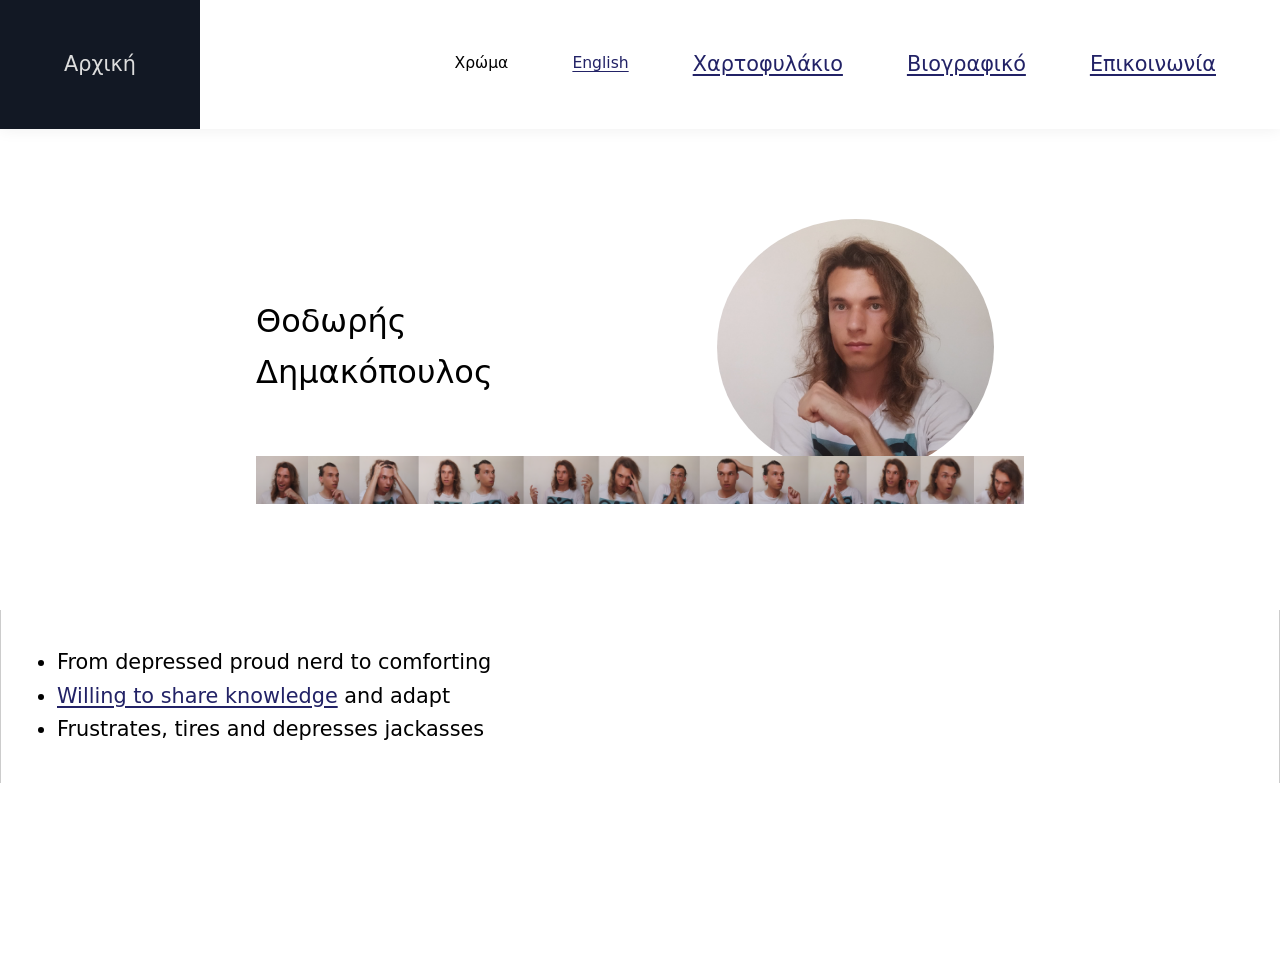
<file: old-versions/13-before-abandoning/gr/index.html>
<!DOCTYPE HTML>

<html lang="en">
  <head>

    <title>Θοδωρής - Αρχική</title>

    <meta name="author" content="Dimakopoulos Theodoros">
    <meta name="viewport" content="width=device-width, initial-scale=1">
    <meta charset="UTF-8">

    <style>
/* from common/wraps/html-body.css */
/* License at the bottom. */

html { color-scheme: light dark; }

.be-like-h1, h1 {
  text-align: center;
  font-size: 2em;
  display: block;
}

h2 { margin-top: 4rem; margin-left: 2rem; }

.phone-screen { font-size: 1.2rem; }
@media screen and (max-width: 1200px) {
  .free-media-query { font-size: 1.2rem; }
}
.desktop-screen { font-size: 1.3rem; }
@media screen and (min-width: 1200px) {
  .free-media-query { font-size: 1.3rem; }
}

.phone-screen h2 { margin-top: 4rem; }
@media screen and (max-width: 1200px) {
  .free-media-query h2 { margin-top: 4rem; }
}

.phone-screen .m-like-h1,
.phone-screen .be-like-h1,
.phone-screen h1 {
  margin-top: 4rem;
  margin-bottom: 2rem;
}
@media screen and (max-width: 1200px) {
  .free-media-query .m-like-h1,
  .free-media-query .be-like-h1,
  .free-media-query h1 {
    margin-top: 4rem;
    margin-bottom: 2rem;
  }
}
.desktop-screen .m-like-h1,
.desktop-screen .be-like-h1,
.desktop-screen h1 {
  margin-top: 12rem;
  margin-bottom: 6rem;
}
@media screen and (min-width: 1200px) {
  .free-media-query .m-like-h1,
  .free-media-query .be-like-h1,
  .free-media-query h1 {
    margin-top: 12rem;
    margin-bottom: 6rem;
  }
}

h2.saner-h2 {
  margin: initial;
}

/*
Copyright (c) 2023 Dimakopoulos Theodoros

[common/wraps/html-body.css goes on]
OUT OF OR IN CONNECTION WITH THE SOFTWARE OR THE USE OR OTHER DEALINGS IN THE
SOFTWARE.
*/
/* from common/menu-bar/css/default.css */
.debug-mode .menu-bar a,
.debug-mode .menu-bar span {
  border: red 1px dashed;
}
.menu-bar, .hamburger-nav-list {
  background-color: var(--panel-normal, #eee);
  background-color: var(--panel-normal, #eee);
  box-shadow: var(--shadow, #ccc) 0 0 1rem 0;
}

/*
Copyright (c) 2023 Dimakopoulos Theodoros

[common/menu-bar/css/default.css goes on]
OUT OF OR IN CONNECTION WITH THE SOFTWARE OR THE USE OR OTHER DEALINGS IN THE
SOFTWARE.
*/
/* from common/menu-bar/css/phone.css */
/* License at the bottom. */

.hamburger-nav-list {
  border-radius: 5px;
  position: absolute;
  top: 3.5rem;
  right: 1rem;
}

.menu-bar > a {
  padding: 0.2rem 1rem;
}

.hamburger-checkbox {
  opacity: 1%;
  position: absolute;
  right: 0;
  bottom: 0;
}

:not(.hamburger-on)
.hamburger-checkbox:not(:checked)
+ label
+ .hamburger-nav-list {
  display: none;
}

 .debug-mode .hamburger-checkbox {
  opacity: 50%;
}

/*
Copyright (c) 2023 Dimakopoulos Theodoros

[common/menu-bar/css/phone.css goes on]
OUT OF OR IN CONNECTION WITH THE SOFTWARE OR THE USE OR OTHER DEALINGS IN THE
SOFTWARE.
*/
/* from target/banner.css */
/* License at the bottom. */

.banner-wrapper {
  width: min(30cm, 60%);
  margin: 10vh auto;
  overflow-x: hidden;
  font-size: min(3rem, 2.5vw);
}
.banner-faces img {
  height: 1.5em;
  background-size: cover;
}
.banner-grid {
  display: grid;
  grid-template-columns: 50% 10% auto;
  grid-template-areas: "hello gap face";
  margin-bottom: -0.5cm;
}
.banner-welcome {
  grid-area: hello;
  margin: auto 0;
}
.banner-grid img {
  grid-area: face;
  width: 8.65em;
  height: 8em;
  border-radius: 50%;
  background-size: cover;
}
/*
Copyright (c) 2023 Dimakopoulos Theodoros

[target/banner.css goes on]
OUT OF OR IN CONNECTION WITH THE SOFTWARE OR THE USE OR OTHER DEALINGS IN THE
SOFTWARE.
*/
.phone-screen .banner-wrapper {
  width: min(20cm, 100%);
  margin: 2cm auto;
  overflow-x: hidden;
}
.phone-screen .banner-grid {
  grid-template-columns: auto;
  grid-template-rows: auto auto auto;
  grid-template-areas: "hello" "face";
  margin: 1rem 1rem;
}
.phone-screen .banner-welcome {
  font-size: 2rem;
  text-align: center;
}
.phone-screen .banner-grid img {
  margin: 0 auto;
}
.phone-screen .banner-faces img {
  height: unset;
  width: 100%;
}
/*
Copyright (c) 2023 Dimakopoulos Theodoros

[target/banner.css goes on]
OUT OF OR IN CONNECTION WITH THE SOFTWARE OR THE USE OR OTHER DEALINGS IN THE
SOFTWARE.
*/

@media screen and (max-width: 800px) {.banner-wrapper {
  width: min(20cm, 100%);
  margin: 2cm auto;
  overflow-x: hidden;
}
.banner-grid {
  grid-template-columns: auto;
  grid-template-rows: auto auto auto;
  grid-template-areas: "hello" "face";
  margin: 1rem 1rem;
}
.banner-welcome {
  font-size: 2rem;
  text-align: center;
}
.banner-grid img {
  margin: 0 auto;
}
.banner-faces img {
  height: unset;
  width: 100%;
}
/*
Copyright (c) 2023 Dimakopoulos Theodoros

[target/banner.css goes on]
OUT OF OR IN CONNECTION WITH THE SOFTWARE OR THE USE OR OTHER DEALINGS IN THE
SOFTWARE.
*/

}/* from home/hinting-hamburger/m.css */
/* License at the bottom. */

.hintham-wide { width: 20vw; }
.hintham-contrast { background-color: var(--contrast, #000); }
.hintham-same-bg { background-color: var(--background-normal, #fff); }
.hintham-shadow { box-shadow: var(--contrast, #000) 0 5px 5px; }
.hintham-tall { height: 30vw; }
.hintham-padded { padding: 4vw 2vw; }
.hintham-round { border-radius: 2vw; }
.hintham-short { height: 4vw; }

.hintham-scale-text {
  font-size: 4vw;
  line-height: 1em;
  text-align: center;
}
.hintham-right {
  width: 4vw;
  margin-left: auto;
}
.hintham-glow {
  box-shadow: yellow 0 0 5vw 2vw;
}

/*
Copyright (c) 2023 Dimakopoulos Theodoros

[home/hinting-hamburger/m.css goes on]
OUT OF OR IN CONNECTION WITH THE SOFTWARE OR THE USE OR OTHER DEALINGS IN THE
SOFTWARE.
*/
/* from common/css-snippets/morph.css */
/* License at the bottom */

.dont-be-like-button {
  font-family: inherit;
  font-size: inherit;
  color: inherit;
  background-color: inherit;
  border: none;
}

.dont-be-like-list {
  padding-left: 0;
  list-style: none;
  margin: 0 0;
}

.dont-be-like-link {
  text-decoration: none;
  color: var(--foreground-normal, black);
}

.dont-be-like-table,
.dont-be-like-table > tbody,
.dont-be-like-table > tbody > tr,
.dont-be-like-table > tbody > tr > td {
  display: block;
}
@media screen and (max-width: 1200px) {
  .free-media-query .phone-dont-be-like-table,
  .free-media-query .phone-dont-be-like-table > tbody,
  .free-media-query .phone-dont-be-like-table > tbody > tr,
  .free-media-query .phone-dont-be-like-table > tbody > tr > td {
    display: block;
  }
}
.phone-screen .phone-dont-be-like-table,
.phone-screen .phone-dont-be-like-table > tbody,
.phone-screen .phone-dont-be-like-table > tbody > tr,
.phone-screen .phone-dont-be-like-table > tbody > tr > td {
  display: block;
}

.abs-t-r {
  position: absolute;
  top: 0;
  right: 0;
}
.hamburger-prettify {
  line-height: calc(100% - 10px);
  padding: 8px 2rem;
  font-size: 2.5rem;
  color: var(--fat-lines, #222);
}

/*
Copyright (c) 2023 Dimakopoulos Theodoros

[common/css-snippets/morph.css goes on]
OUT OF OR IN CONNECTION WITH THE SOFTWARE OR THE USE OR OTHER DEALINGS IN THE
SOFTWARE.
*/
/* from common/css-snippets/popup.css */
/* License at the bottom. */

.bg-select, .debug-mode .bg-select {
  background-color: var(--selection, #444);
}

.fat-ghost-on-check:checked + label::before {
  content: "";
  width: 100vw;
  height: 100vh;
  position: absolute;
  top: 0;
  right: 0;
}
.debug-mode .fat-ghost-on-check:checked + label::before {
  width: 0;
  height: 0;
}


/*
Copyright (c) 2023 Dimakopoulos Theodoros

[common/css-snippets/popup.css goes on]
OUT OF OR IN CONNECTION WITH THE SOFTWARE OR THE USE OR OTHER DEALINGS IN THE
SOFTWARE.
*/
/* from common/css-snippets/fade.css */
.phone-screen .desktop { display: none; }
@media screen and (max-width: 1200px) {
  .free-media-query .desktop { display: none; }
}

.desktop-screen .phone { display: none; }
@media screen and (min-width: 1200px) {
  .free-media-query .phone { display: none; }
}

/*
Copyright (c) 2023 Dimakopoulos Theodoros

[common/css-snippets/fade.css goes on]
OUT OF OR IN CONNECTION WITH THE SOFTWARE OR THE USE OR OTHER DEALINGS IN THE
SOFTWARE.
*/
/* from common/css-snippets/margin-padding.css */
/* License at the bottom. */

.pad-no-ln-h > * {
  line-height: 1em;
  padding-top: 5px;
}

.p1, .inside-p1 > *, .iinside-p1 > * > * { padding: 0.5rem 0.5rem; }

.p2, .inside-p2 > *, .iinside-p2 > * > * { padding: 1rem 1rem; }
.pl2 { padding-left: 1rem; }
.ml2 { margin-left: 1rem; }

.pl3 { padding-left: 2rem; }
.ml3 { margin-left: 2rem; }

.ptb1 { padding-top: 0.5rem; padding-bottom: 0.5rem; }
.mtb1 { margin-top: 0.5rem; margin-bottom: 0.5rem; }

.mtb4 { margin-top: 12rem; margin-bottom: 8rem; }

.mtb-like-p { margin-top: 1em; margin-bottom: 1em; }

.ptb2 { padding-top: 1rem; padding-bottom: 1rem; }
.mtb2 { margin-top: 1rem; margin-bottom: 1rem; }

.p3, .inside-p3 > *, .iinside-p3 > * > * { padding: 3rem 2rem; }
.m3, .inside-m3 > *, .iinside-m3 > * > * { margin: 3rem 2rem; }

.iinside-mtb3 > * > * { margin-top: 3rem; margin-bottom: 3rem; }
@media screen and (max-width: 1200px) {
  .free-media-query .phone-mtb3,
  .free-media-query .phone-inside-mtb3 > *,
  .free-media-query .phone-iinside-mtb3 > * > * {
    margin-top: 3rem;
    margin-bottom: 3rem;
  }
}
.phone-screen .phone-mtb3,
.phone-screen .phone-inside-mtb3 > *,
.phone-screen .phone-iinside-mtb3 > * > * {
  margin-top: 3rem;
  margin-bottom: 3rem;
}

@media screen and (min-width: 1200px) {
  .free-media-query .desktop-iinside-p2 > * > * { padding: 1rem 1rem; }
  .free-media-query .desktop-iinside-p3 > * > * { padding: 3rem 2rem; }
}
.desktop-screen .desktop-iinside-p2 > * > * { padding: 1rem 1rem; }
.desktop-screen .desktop-iinside-p3 > * > * { padding: 3rem 2rem; }

@media screen and (min-width: 1200px) {
  .free-media-query .desktop-mtb4 {
    margin-top: 8rem;
    margin-bottom: 3rem;
  }
}
.desktop-screen .desktop-mtb4 {
  margin-top: 6rem;
  margin-bottom: 3rem;
}

.iinside-last-child-fat > *:last-child > * { padding-right: 4rem; }
.iinside-first-child-fat > *:first-child > * { padding-left: 4rem; }
.iinside-first-child-ffat > *:first-child > * {
  padding-left: 4rem;
  padding-right: 4rem;
}

.inside-first-child-mra > *:first-child { margin-right: auto; }

.m0a { margin: 0 auto; }
@media screen and (max-width: 1200px) {
  .free-media-query .phone-m0a { margin: 0 auto; }
}
.phone-screen .phone-m0a { margin: 0 auto; }

.mlra { margin-left: auto; margin-right: auto; }

.m0 { margin: 0; }

.phone-screen .phone-p1 { padding: 0.5rem; }
.phone-screen .phone-p2 { padding: 1rem; }
@media screen and (max-width: 1200px) {
  .free-media-query .phone-p1 { padding: 0.5rem; }
  .free-media-query .phone-p2 { padding: 1rem; }
}

/*
Copyright (c) 2023 Dimakopoulos Theodoros

[common/css-snippets/margin-padding.css goes on]
OUT OF OR IN CONNECTION WITH THE SOFTWARE OR THE USE OR OTHER DEALINGS IN THE
SOFTWARE.
*/
/* from common/css-snippets/width-border.css */
/* License at the bottom */

.newspaper {
  width: min(100% - 2rem - 2px, 35cm);
  margin: 0 auto;
}

.bar-center {
  width: min(150rem, 100%);
  margin: 0 auto;
}

.ovf-hid { overflow: hidden; }

.lrline {
  border-right: var(--line, #eee) 1px solid;
  border-left: var(--line, #eee) 1px solid;
}

.w-h-max-cont {
  width: max-content;
  height: max-content;
}

/*
Copyright (c) 2023 Dimakopoulos Theodoros

[common/css-snippets/width-border.css goes on]
OUT OF OR IN CONNECTION WITH THE SOFTWARE OR THE USE OR OTHER DEALINGS IN THE
SOFTWARE.
*/
/* from common/css-snippets/display-position.css */
/* License at the bottom. */

.round { border-radius: 5px; }

.flex-row-spbet {
  display: flex;
  flex-direction: row;
  justify-content: space-between;
}
.flex-row-spar {
  display: flex;
  flex-direction: row;
  justify-content: space-evenly;
}
.grid { display: grid; }
.gap-2 { gap: 3rem; }
.grid-col-to-row { grid-auto-flow: column; }
@media screen and (max-width: 1200px) {
  .free-media-query .grid-col-to-row { grid-auto-flow: row; }
}
.phone-screen .grid-col-to-row { grid-auto-flow: row; }
.desktop-screen .grid-col-to-row { grid-auto-flow: column; }

@media screen and (max-width: 1200px) {
  .free-media-query .phone-scroll-x { overflow-x: scroll; }
}
.phone-screen .phone-scroll-x { overflow-x: scroll; }

.inl-bl, .inside-inl-bl > * { display: inline-block; }
.block , .inside-block > * { display: block; }
.disp-none { display: none; }

.sticky { position: sticky; top: 0; }
.relative { position: relative; }
.absolute { position: absolute; }

/*
Copyright (c) 2023 Dimakopoulos Theodoros

[common/css-snippets/display-position.css goes on]
OUT OF OR IN CONNECTION WITH THE SOFTWARE OR THE USE OR OTHER DEALINGS IN THE
SOFTWARE.
*/
/* from common/css-snippets/text.css */
/* License at the bottom. */

.default-font-family { font-family: system-ui; }
.default-ln-h { line-height: 1.6; }

.ln-h-1em { line-height: 1em; }

.txt-cent { text-align: center; }
@media screen and (max-width: 1200px) {
  .free-media-query .phone-txt-cent { text-align: center; }
}
.phone-screen .phone-txt-cent { text-align: center; }

.smol, .dont-be-like-button.smol {
  font-size: 75%;
  line-height: 2em;
}
.phone-screen .phone-smol { font-size: 75%; }
.desktop-screen .desktop-smol { font-size: 75%; }
@media screen and (max-width: 1200px) {
  .free-media-query .phone-smol { font-size: 75%; }
}
@media screen and (min-width: 1200px) {
  .free-media-query .desktop-smol { font-size: 75%; }
}

.fat { font-size: 130%; }
.ffat { font-size: 130%; letter-spacing: 0.1rem; }

/*
Copyright (c) 2023 Dimakopoulos Theodoros

[common/css-snippets/text.css goes on]
OUT OF OR IN CONNECTION WITH THE SOFTWARE OR THE USE OR OTHER DEALINGS IN THE
SOFTWARE.
*/
/* from common/light-dark-theme/from-outside.css */
.light-themed,
.dark-themed .inverse-theme {
  --background-normal: #fff;
  --background-2: var(--code-background);
  --foreground-normal: #000;
  --foreground-2: #ddd;
}
.dark-themed,
.light-themed .inverse-theme {
  --background-normal: #404045;
  --background-2: #ddd;
  --foreground-normal: #ddd;
  --foreground-2: #000;
}

.fg2 { color: var(--foreground-2); }
.bg2 { background-color: var(--background-2); }

.inverse-theme,
.theme-wrapper {
  background-color: var(--background-normal);
  color: var(--foreground-normal);
}

/*
Copyright (c) 2023 Dimakopoulos Theodoros

[common/light-dark-theme/from-outside.css goes on]
OUT OF OR IN CONNECTION WITH THE SOFTWARE OR THE USE OR OTHER DEALINGS IN THE
SOFTWARE.
*/
/* from common/light-dark-theme/panels.css */
/* License at the bottom. */

.debug-red {
  background-color: red;
}

.light-themed {
  --panel-normal: var(--background-normal);
  --shadow: rgba(0, 0, 0, 7%);

  --code-background: #121824;
  --code-font: #aaa;

  --code-background-gray: #181410;
}
.dark-themed {
  --panel-normal: var(--background-normal);
  --shadow: rgba(0, 0, 0, 10%);

  --code-background: #121824;
  --code-font: #aaa;

  --code-background-gray: #262630;
}

.brown {
  background-color: var(--code-background-gray, #000);
  color: var(--code-font, #aaa);
}
.blue {
  background-color: var(--code-background, #000);
  color: var(--code-font, #aaa);
}

.light-themed {
  --selection: #e0e0e8;
  --fat-lines: #222;
  --line: #ccc;
  --contrast: #444;
}
.dark-themed {
  --selection: #505058;
  --fat-lines: #999;
  --line: #555;
  --contrast: #aaa;
}

/*
Copyright (c) 2023 Dimakopoulos Theodoros

[common/light-dark-theme/panels.css goes on]
OUT OF OR IN CONNECTION WITH THE SOFTWARE OR THE USE OR OTHER DEALINGS IN THE
SOFTWARE.
*/
/* from common/light-dark-theme/links.css */
/* License at the bottom. */

.light-themed {
  --link-normal: #226;
  --link-visited: #404;
  --link-hover: #22a;
  --link-visited-hover: #806;
  --hover: rgba(0, 0, 128, 4%);
}
.dark-themed {
  --link-normal: #aad;
  --link-visited: #c9b;
  --link-hover: #99f;
  --link-visited-hover: #f8b;
  --hover: rgba(128, 128, 255, 6%);
}

a .be-like-link, a:not(.dont-be-like-link) {
  text-decoration: underline;
  text-underline-offset: 0.2rem;
  color: var(--link-normal);
  transition: color linear 0.05s;
}
a:visited .be-like-link, a:not(.dont-be-like-link):visited {
  color: var(--link-visited);
}
a:hover .be-like-link, a:not(.dont-be-like-link):hover {
  text-underline-offset: 0.15rem;
  color: var(--link-hover);
  background-color: var(--hover);
}
a:visited:hover .be-like-link, a:not(.dont-be-like-link):visited:hover {
  color: var(--link-visited-hover);
}

.buttony:hover {
  cursor: pointer;
  background-color: var(--hover);
}
 
/*
Copyright (c) 2023 Dimakopoulos Theodoros

[common/light-dark-theme/links.css goes on]
OUT OF OR IN CONNECTION WITH THE SOFTWARE OR THE USE OR OTHER DEALINGS IN THE
SOFTWARE.
*/

    </style>
    <script>
/* from common/light-dark-theme/functions.js */
// License at the bottom.

function setUpThemeSwitches() {
  forEachThemeSwitch(makeItToggleTheTheme);
}

function applyStoredTheme() {
  if (getThemeIsDark())
    showDarkness();
  else
    showBrightness();
}

function forEachThemeSwitch(callback) {
  const themeSwitches = document.getElementsByClassName("theme-switch");
  for (let i = 0; i < themeSwitches.length; i++)
    callback(themeSwitches[i]);
}
function makeItToggleTheTheme(themeSwitch) {
  themeSwitch.addEventListener("click", toggleTheme);
}

function getThemeIsDark() {
  return "dark" === localStorage.getItem('preferredTheme');
}
function storeDarkTheme() {
  localStorage.setItem('preferredTheme', 'dark');
}
function storeLightTheme() {
  localStorage.setItem('preferredTheme', 'light');
}
function showDarkness() {
  const classList = document.getElementById('theme-wrapper').classList;
  classList.remove("light-themed");
  classList.add("dark-themed");
}
function showBrightness() {
  const classList = document.getElementById('theme-wrapper').classList;
  classList.remove("dark-themed");
  classList.add("light-themed");
}

function makeItDark() {
  showDarkness();
  storeDarkTheme();
}
function makeItBright() {
  showBrightness();
  storeLightTheme();
}

function toggleTheme() {
  if (getThemeIsDark())
    makeItBright();
  else
    makeItDark();
}

/*
Copyright (c) 2023 Dimakopoulos Theodoros

[common/light-dark-theme/functions.js goes on]
OUT OF OR IN CONNECTION WITH THE SOFTWARE OR THE USE OR OTHER DEALINGS IN THE
SOFTWARE.
*/

    </script>

  </head>
  <body class="default-ln-h default-font-family default-font-size m0">
    <div
      id="theme-wrapper"
      class="theme-wrapper"
      style="padding-bottom: 12rem"
    >
      <script> applyStoredTheme(); </script>

<header class='free-media-query sticky'>
<nav class='menu-bar bar-center relative'>
  <span class='
    menu-bar-title phone inl-bl ptb1 pl3
  '>Αρχική</span>
  <ul class='
    desktop dont-be-like-list flex-row-spbet
    iinside-last-child-fat iinside-first-child-ffat
    inside-first-child-mra
    iinside-p3
  '><li class='inside-block'><span class='bg2 fg2'>Αρχική</span></li><li class='inside-block'>
<button
  class='theme-switch dont-be-like-button buttony line-h-1em smol'
  style='width: 100%; text-align: left;'
>
Χρώμα
</button>
</li><li class='inside-block'><a class='smol' href='../en/index.html'>English</a></li><li class='inside-block'><a href='../gr/portfolio.html'>Χαρτοφυλάκιο</a></li><li class='inside-block'><a href='../gr/biography.html'>Βιογραφικό</a></li><li class='inside-block'><a href='../gr/contact.html'>Επικοινωνία</a></li></ul>
  <input
  id='hamburger-checkbox-35'
  type='checkbox'
  class='hamburger-checkbox phone fat-ghost-on-check'
/>
<label
  for='hamburger-checkbox-35'
  class='abs-t-r hamburger-prettify phone inl-bl'
  role='img'
  aria-label='show menu'
> ☰</label>
  <ul class='
    hamburger-nav-list
    phone dont-be-like-list iinside-p2 absolute round ovf-hid
  '><li class='inside-block'><span class='bg2 fg2'>Αρχική</span></li><li class='inside-block'>
<button
  class='theme-switch dont-be-like-button buttony line-h-1em smol'
  style='width: 100%; text-align: left;'
>
Χρώμα
</button>
</li><li class='inside-block'><a class='smol' href='../en/index.html'>English</a></li><li class='inside-block'><a href='../gr/portfolio.html'>Χαρτοφυλάκιο</a></li><li class='inside-block'><a href='../gr/biography.html'>Βιογραφικό</a></li><li class='inside-block'><a href='../gr/contact.html'>Επικοινωνία</a></li></ul>
</nav>
</header>
<div class='banner-wrapper free-media-query'><div class="banner-grid">

<span class="banner-welcome">Θοδωρής<br>Δημακόπουλος</span>

<img
  src="../images/face-4-times-shorter.png"
  style="background-image: url([data-uri]);"
  alt="a relaxed expression of Theodore"
>

</div><div class="banner-faces">
<img
  src="../images/stripe-with-faces.png"
  style="background-image: url(
    '../images/stripe-with-faces-8-times-shorter.png'
    );"
  alt="varied facial expressions"
>
</div></div>
<main class='free-media-query newspaper lrline p2'>
<ul>
    <li>From depressed proud nerd to comforting</li>
    <li>
        <a href="https://www.youtube.com/@theodorealenas317">Willing to share knowledge</a>
        and adapt
    </li>
    <li>Frustrates, tires and depresses jackasses</li>
</ul>
<div class='phone m0a m-like-h2
  hintham-round hintham-wide hintham-padded hintham-contrast'>
<div class='hintham-tall hintham-same-bg'>
<div class='hintham-short hintham-shadow'>
<div class='hintham-scale-text hintham-right hintham-glow'>
☰
</div>
</div>
</div>
</div>

</main>

      <script> setUpThemeSwitches(); </script>
    </div>
  </body>
</html>
</file>
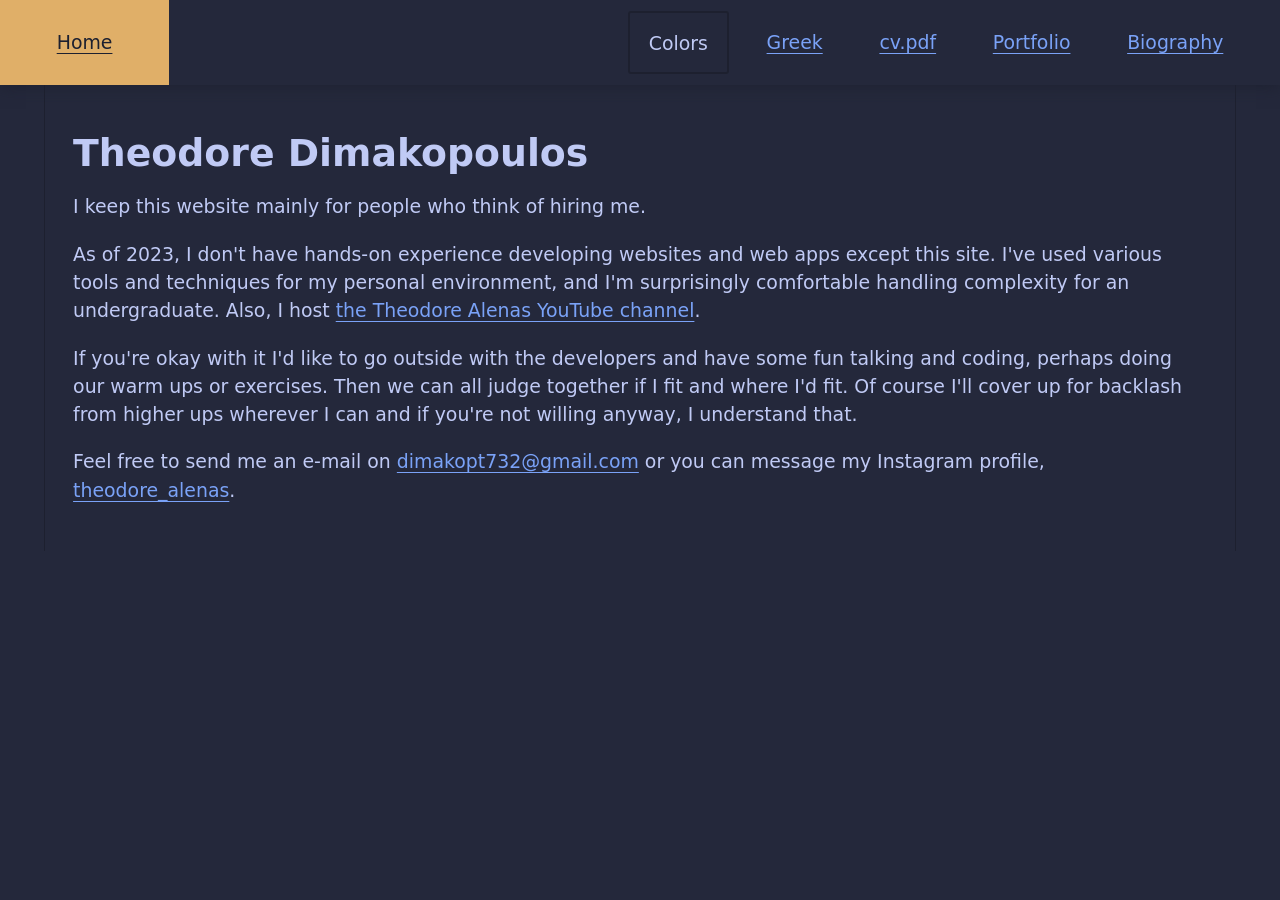
<file: old-versions/20-hamburger-menu/en/index.html>
<!DOCTYPE HTML>
<html scheme="dark">
    <head>
        <title>Home</title>

        <meta name="author" content="Dimakopoulos Theodoros">
        <meta name="viewport" content="width=device-width, initial-scale=1">
        <meta charset="UTF-8">

        <style>
            /* s.css */

html { color-scheme: light; }
h2 { margin-top: 3rem; margin-left: 2rem; }
button { cursor: pointer; }
pre { border-radius: 5px; padding-left: 1em; overflow: scroll; }
a { text-underline-offset: 0.2em; }
main a:hover { position: relative; z-index: 1; }
main a:hover::before {
    position: absolute; z-index: -1;
    display: inline-block; content: "";
    left: 0; right: 0; top: -0.2em; bottom: 0;
}

/* Improvised bright color scheme and TokyoNight color scheme */
[scheme=light] pre b,
[scheme=light] a { color: #000066; }
[scheme=light] a:visited { color: #660044; }
[scheme=light] #hamburger-checkbox::before,
[scheme=light] #hamburger-checkbox::after,
[scheme=light] .bg1 { background-color: #ffffff; }
[scheme=light] pre,
[scheme=light] #hamburger-checkbox::before,
[scheme=light] #hamburger-checkbox::after { border-color: #111111; }
[scheme=light] .fg1 { color: #111111; }

[scheme=dark] pre { color: #7dcfff; }
[scheme=dark] pre b,
[scheme=dark] a { color: #7aa2f7; }
[scheme=dark] a:visited { color: #bb9af7; }
[scheme=dark] #hamburger-checkbox::before,
[scheme=dark] #hamburger-checkbox::after,
[scheme=dark] .bg1 { background-color: #24283b; }
[scheme=dark] #hamburger-checkbox::before,
[scheme=dark] #hamburger-checkbox::after { border-color: #c0caf5; }
[scheme=dark] .fg1 { color: #c0caf5; }

[scheme=light] .hov-bg3:hover,
[scheme=light] a:hover,
[scheme=light] main a:hover::before,
[scheme=light] *::selection,
[scheme=light] a.bg3,
[scheme=light] .bg3 { background-color: #111122; color: #c0caf5 }
[scheme=light] #menu button,
[scheme=light] main { border-color: #cccccc; }
[scheme=light] pre { background-color: #eeeeee; }
[scheme=light] .shadow { box-shadow: #cccccc 0 0 1rem 0; }

[scheme=dark] .hov-bg3:hover,
[scheme=dark] a:hover,
[scheme=dark] main a:hover::before,
[scheme=dark] *::selection,
[scheme=dark] a.bg3,
[scheme=dark] .bg3 { background-color: #e0af68; color: #1d202f }
[scheme=dark] #menu button,
[scheme=dark] main { border-color: #1d202f; }
[scheme=dark] pre { background-color: #1d202f; }
[scheme=dark] .shadow { box-shadow: #1d202f 0 0 1rem 0; }

main {border-left: 1px solid; border-right: 1px solid}
#menu button {border-style: solid; border-width: 2px}
#menu button {border-radius: 3px}
#menu button {font-family: inherit; font-size: inherit}

body {line-height: 1.5em}
#menu input {width: 1.7em; height: 1.7em}
main {max-width: 30cm}
#menu ul {
    display: grid;
    align-items: center;
    grid-template-columns: auto;
    grid-auto-columns: max-content;
}
#menu li {grid-row: 1}
#menu ul {padding: 0}
main, #menu a {padding: 1.5em 1.5em}
#menu label {padding: 0.5em 1em}
#menu button {padding: 1em 1em; margin: 0.5em}
.pl3, #menu .pl3 {padding-left: 3em}
.pr3, #menu .pr3 {padding-right: 3em}
header {position: sticky; top: 0}
#menu input {position: absolute; top: 0.5em; right: 1em}
body, #menu input {margin: 0}
main, #menu ul {margin: 0 auto}
#menu ul {list-style: none; max-width: 60cm}
#menu li, #menu a, #menu button {display: inline-block}
#menu a, #menu button {transition: all 0.2s}

#hamburger-checkbox::before,
#hamburger-checkbox::after {
    content: ""; position: absolute;
    width: 100%; height: 50%;
    border-top-style: solid;
    border-bottom-style: solid;
    box-sizing: border-box;
}
#hamburger-checkbox::before {
    top: 0; border-top-width: 2px; border-bottom-width: 1px; }
#hamburger-checkbox::after {
    top: 50%; border-top-width: 1px; border-bottom-width: 2px; }

body {font-family: system-ui; font-size: 0.5cm}
#menu input, #menu label {display: none}

@media screen and (max-width: 25cm) {
    body { font-size: 0.4cm; }
    #menu input {display: unset}
    #menu label {display: block}

    #hamburger-checkbox:not(:checked) + label + ul {
        display: none;
    }
    #hamburger-checkbox:checked + label::before {
        content: ""; position: absolute;
        top: 0; left: 0; width: 100vw; height: 100vh;
    }
    #menu ul {
        position: absolute;
        top: 1em; right: 1em;
        border-radius: 5px; overflow: hidden;
        display: grid; grid-auto-rows: auto; align-items: center;
    }
    #menu li {
        display: grid; grid-column: 1; grid-row: unset;
    }
    #menu li a {
        padding: 1.5em 2em;
    }
}

/* The original file had the MIT notice here */
        </style>

        <script>
            /* s.js */

function switchColorScheme() {
    const definer = document.querySelector("[scheme]");
    let setTo = "light";
    if (definer.getAttribute("scheme") === "light")
        setTo = "dark";
    definer.setAttribute("scheme", setTo);
    localStorage.setItem("lastTheme", setTo);
}

function setUpColorScheme() {
    const definer = document.querySelector("[scheme]");
    let setTo = "dark";
    if (localStorage.getItem("lastTheme") === "light")
        setTo = "light";
    definer.setAttribute("scheme", setTo);
}


/* The original file had the MIT notice here */
        </script>

    </head>
    <body class="bg1 fg1">
        <header id="menu">
            <nav>

                <!-- header.php -->
<input
    id="hamburger-checkbox"
    type="checkbox"
    />
<label
    for="hamburger-checkbox"
    class="shadow bg1"
>Home</label>
<ul
    class="shadow bg1"
>
    <li>
        <a href="index.html" class="ilbl hov-bg3 pl3 pr3 bg3 ">
            Home        </a>
    </li>
    <li>
        <button
            onclick="switchColorScheme()"
            class="ilbl bg1 fg1 hov-bg3"
        >
            Colors        </button>
    </li>
    <script> setUpColorScheme(); </script>
    <li>
        <a href="../gr/index.html" class="ilbl hov-bg3  ">
            Greek        </a>
    </li>
    <li>
        <a href="../cv.pdf" class="ilbl hov-bg3  ">
            cv.pdf
        </a>
    </li>
    <li>
        <a href="portfolio.html" class="ilbl hov-bg3  ">
            Portfolio        </a>
    </li>
    <li>
        <a href="biography.html" class="ilbl hov-bg3 pr3 ">
            Biography        </a>
    </li>
</ul>


            </nav>
        </header>
        <main class="bg1 fg1">
            

<h1>Theodore Dimakopoulos</h1>

<p>
I keep this website mainly for people who think of hiring me.
</p>
<p>
    
As of 2023, I don't have hands-on experience developing
websites and web apps except this site.
I've used various tools and techniques
for my personal environment,
and I'm surprisingly comfortable handling complexity
for an undergraduate.
Also, I host
    <a href="https://www.youtube.com/@theodorealenas3171"
    >the Theodore Alenas YouTube channel</a>.
</p>
<p>
If you're okay with it
I'd like to go outside with the developers
and have some fun talking and coding,
perhaps doing our warm ups or exercises.
Then we can all judge together if I fit and where I'd fit.
Of course I'll cover up for backlash from higher ups wherever I can
and if you're not willing anyway, I understand that.
</p>
<p>
    Feel free to send me an e-mail on    <a href="mailto:dimakopt732@gmail.com"
    >dimakopt732@gmail.com</a>
    or you can message my Instagram profile,    <a href="https://www.instagram.com/theodore_alenas/"
    >theodore_alenas</a>.
</p>

        </main>
    </body>
</html>

<!--
     Copyright (c) 2023 Dimakopoulos Theodoros

     Permission is hereby granted, free of charge, to any person obtaining a copy
     of this software and associated documentation files (the "Software"), to deal
     in the Software without restriction, including without limitation the rights
     to use, copy, modify, merge, publish, distribute, sublicense, and/or sell
     copies of the Software, and to permit persons to whom the Software is
     furnished to do so, subject to the following conditions:

     The above copyright notice and this permission notice shall be included in all
     copies or substantial portions of the Software.

     THE SOFTWARE IS PROVIDED "AS IS", WITHOUT WARRANTY OF ANY KIND, EXPRESS OR
     IMPLIED, INCLUDING BUT NOT LIMITED TO THE WARRANTIES OF MERCHANTABILITY,
     FITNESS FOR A PARTICULAR PURPOSE AND NONINFRINGEMENT. IN NO EVENT SHALL THE
     AUTHORS OR COPYRIGHT HOLDERS BE LIABLE FOR ANY CLAIM, DAMAGES OR OTHER
     LIABILITY, WHETHER IN AN ACTION OF CONTRACT, TORT OR OTHERWISE, ARISING FROM,
     OUT OF OR IN CONNECTION WITH THE SOFTWARE OR THE USE OR OTHER DEALINGS IN THE
     SOFTWARE.
-->
</file>
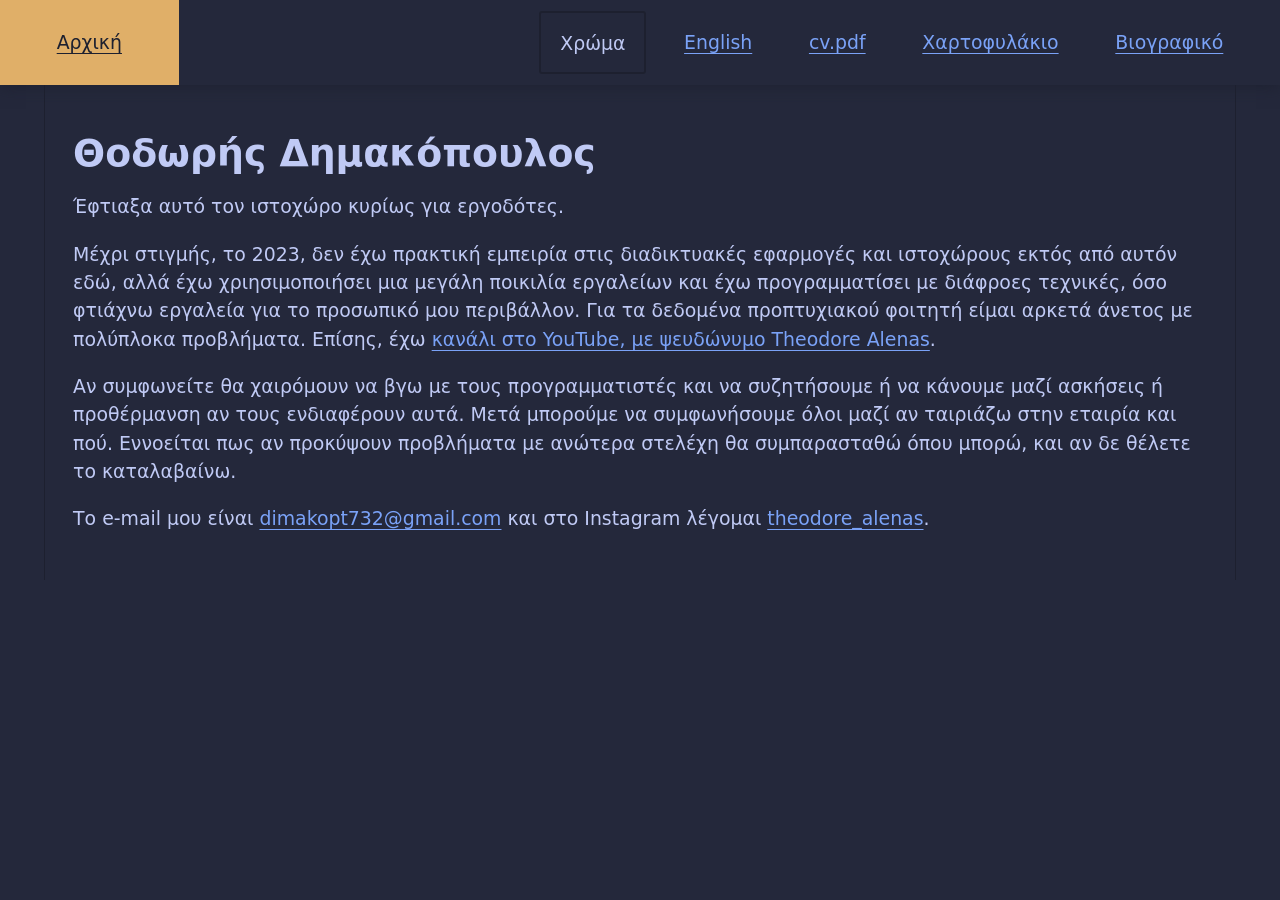
<file: old-versions/20-hamburger-menu/gr/index.html>
<!DOCTYPE HTML>
<html scheme="dark">
    <head>
        <title>Αρχική</title>

        <meta name="author" content="Dimakopoulos Theodoros">
        <meta name="viewport" content="width=device-width, initial-scale=1">
        <meta charset="UTF-8">

        <style>
            /* s.css */

html { color-scheme: light; }
h2 { margin-top: 3rem; margin-left: 2rem; }
button { cursor: pointer; }
pre { border-radius: 5px; padding-left: 1em; overflow: scroll; }
a { text-underline-offset: 0.2em; }
main a:hover { position: relative; z-index: 1; }
main a:hover::before {
    position: absolute; z-index: -1;
    display: inline-block; content: "";
    left: 0; right: 0; top: -0.2em; bottom: 0;
}

/* Improvised bright color scheme and TokyoNight color scheme */
[scheme=light] pre b,
[scheme=light] a { color: #000066; }
[scheme=light] a:visited { color: #660044; }
[scheme=light] #hamburger-checkbox::before,
[scheme=light] #hamburger-checkbox::after,
[scheme=light] .bg1 { background-color: #ffffff; }
[scheme=light] pre,
[scheme=light] #hamburger-checkbox::before,
[scheme=light] #hamburger-checkbox::after { border-color: #111111; }
[scheme=light] .fg1 { color: #111111; }

[scheme=dark] pre { color: #7dcfff; }
[scheme=dark] pre b,
[scheme=dark] a { color: #7aa2f7; }
[scheme=dark] a:visited { color: #bb9af7; }
[scheme=dark] #hamburger-checkbox::before,
[scheme=dark] #hamburger-checkbox::after,
[scheme=dark] .bg1 { background-color: #24283b; }
[scheme=dark] #hamburger-checkbox::before,
[scheme=dark] #hamburger-checkbox::after { border-color: #c0caf5; }
[scheme=dark] .fg1 { color: #c0caf5; }

[scheme=light] .hov-bg3:hover,
[scheme=light] a:hover,
[scheme=light] main a:hover::before,
[scheme=light] *::selection,
[scheme=light] a.bg3,
[scheme=light] .bg3 { background-color: #111122; color: #c0caf5 }
[scheme=light] #menu button,
[scheme=light] main { border-color: #cccccc; }
[scheme=light] pre { background-color: #eeeeee; }
[scheme=light] .shadow { box-shadow: #cccccc 0 0 1rem 0; }

[scheme=dark] .hov-bg3:hover,
[scheme=dark] a:hover,
[scheme=dark] main a:hover::before,
[scheme=dark] *::selection,
[scheme=dark] a.bg3,
[scheme=dark] .bg3 { background-color: #e0af68; color: #1d202f }
[scheme=dark] #menu button,
[scheme=dark] main { border-color: #1d202f; }
[scheme=dark] pre { background-color: #1d202f; }
[scheme=dark] .shadow { box-shadow: #1d202f 0 0 1rem 0; }

main {border-left: 1px solid; border-right: 1px solid}
#menu button {border-style: solid; border-width: 2px}
#menu button {border-radius: 3px}
#menu button {font-family: inherit; font-size: inherit}

body {line-height: 1.5em}
#menu input {width: 1.7em; height: 1.7em}
main {max-width: 30cm}
#menu ul {
    display: grid;
    align-items: center;
    grid-template-columns: auto;
    grid-auto-columns: max-content;
}
#menu li {grid-row: 1}
#menu ul {padding: 0}
main, #menu a {padding: 1.5em 1.5em}
#menu label {padding: 0.5em 1em}
#menu button {padding: 1em 1em; margin: 0.5em}
.pl3, #menu .pl3 {padding-left: 3em}
.pr3, #menu .pr3 {padding-right: 3em}
header {position: sticky; top: 0}
#menu input {position: absolute; top: 0.5em; right: 1em}
body, #menu input {margin: 0}
main, #menu ul {margin: 0 auto}
#menu ul {list-style: none; max-width: 60cm}
#menu li, #menu a, #menu button {display: inline-block}
#menu a, #menu button {transition: all 0.2s}

#hamburger-checkbox::before,
#hamburger-checkbox::after {
    content: ""; position: absolute;
    width: 100%; height: 50%;
    border-top-style: solid;
    border-bottom-style: solid;
    box-sizing: border-box;
}
#hamburger-checkbox::before {
    top: 0; border-top-width: 2px; border-bottom-width: 1px; }
#hamburger-checkbox::after {
    top: 50%; border-top-width: 1px; border-bottom-width: 2px; }

body {font-family: system-ui; font-size: 0.5cm}
#menu input, #menu label {display: none}

@media screen and (max-width: 25cm) {
    body { font-size: 0.4cm; }
    #menu input {display: unset}
    #menu label {display: block}

    #hamburger-checkbox:not(:checked) + label + ul {
        display: none;
    }
    #hamburger-checkbox:checked + label::before {
        content: ""; position: absolute;
        top: 0; left: 0; width: 100vw; height: 100vh;
    }
    #menu ul {
        position: absolute;
        top: 1em; right: 1em;
        border-radius: 5px; overflow: hidden;
        display: grid; grid-auto-rows: auto; align-items: center;
    }
    #menu li {
        display: grid; grid-column: 1; grid-row: unset;
    }
    #menu li a {
        padding: 1.5em 2em;
    }
}

/* The original file had the MIT notice here */
        </style>

        <script>
            /* s.js */

function switchColorScheme() {
    const definer = document.querySelector("[scheme]");
    let setTo = "light";
    if (definer.getAttribute("scheme") === "light")
        setTo = "dark";
    definer.setAttribute("scheme", setTo);
    localStorage.setItem("lastTheme", setTo);
}

function setUpColorScheme() {
    const definer = document.querySelector("[scheme]");
    let setTo = "dark";
    if (localStorage.getItem("lastTheme") === "light")
        setTo = "light";
    definer.setAttribute("scheme", setTo);
}


/* The original file had the MIT notice here */
        </script>

    </head>
    <body class="bg1 fg1">
        <header id="menu">
            <nav>

                <!-- header.php -->
<input
    id="hamburger-checkbox"
    type="checkbox"
    />
<label
    for="hamburger-checkbox"
    class="shadow bg1"
>Αρχική</label>
<ul
    class="shadow bg1"
>
    <li>
        <a href="index.html" class="ilbl hov-bg3 pl3 pr3 bg3 ">
            Αρχική        </a>
    </li>
    <li>
        <button
            onclick="switchColorScheme()"
            class="ilbl bg1 fg1 hov-bg3"
        >
            Χρώμα        </button>
    </li>
    <script> setUpColorScheme(); </script>
    <li>
        <a href="../en/index.html" class="ilbl hov-bg3  ">
            English        </a>
    </li>
    <li>
        <a href="../cv.pdf" class="ilbl hov-bg3  ">
            cv.pdf
        </a>
    </li>
    <li>
        <a href="portfolio.html" class="ilbl hov-bg3  ">
            Χαρτοφυλάκιο        </a>
    </li>
    <li>
        <a href="biography.html" class="ilbl hov-bg3 pr3 ">
            Βιογραφικό        </a>
    </li>
</ul>


            </nav>
        </header>
        <main class="bg1 fg1">
            

<h1>Θοδωρής Δημακόπουλος</h1>

<p>
Έφτιαξα αυτό τον ιστοχώρο κυρίως για εργοδότες.
</p>
<p>
    
Μέχρι στιγμής, το 2023, δεν έχω πρακτική εμπειρία στις
διαδικτυακές εφαρμογές και ιστοχώρους εκτός από αυτόν εδώ,
αλλά έχω χριησιμοποιήσει μια μεγάλη ποικιλία εργαλείων και
έχω προγραμματίσει με διάφροες τεχνικές,
όσο φτιάχνω εργαλεία για το προσωπικό μου περιβάλλον.
Για τα δεδομένα προπτυχιακού φοιτητή
είμαι αρκετά άνετος με πολύπλοκα προβλήματα.
Επίσης, έχω
    <a href="https://www.youtube.com/@theodorealenas3171"
    >κανάλι στο YouTube, με ψευδώνυμο Theodore Alenas</a>.
</p>
<p>
Αν συμφωνείτε θα χαιρόμουν να βγω με τους προγραμματιστές
και να συζητήσουμε ή να κάνουμε μαζί ασκήσεις ή προθέρμανση
αν τους ενδιαφέρουν αυτά.
Μετά μπορούμε να συμφωνήσουμε όλοι μαζί
αν ταιριάζω στην εταιρία και πού.
Εννοείται πως αν προκύψουν προβλήματα με ανώτερα στελέχη
θα συμπαρασταθώ όπου μπορώ, και αν δε θέλετε το καταλαβαίνω.
</p>
<p>
    Το e-mail μου είναι    <a href="mailto:dimakopt732@gmail.com"
    >dimakopt732@gmail.com</a>
    και στο Instagram λέγομαι    <a href="https://www.instagram.com/theodore_alenas/"
    >theodore_alenas</a>.
</p>

        </main>
    </body>
</html>

<!--
     Copyright (c) 2023 Dimakopoulos Theodoros

     Permission is hereby granted, free of charge, to any person obtaining a copy
     of this software and associated documentation files (the "Software"), to deal
     in the Software without restriction, including without limitation the rights
     to use, copy, modify, merge, publish, distribute, sublicense, and/or sell
     copies of the Software, and to permit persons to whom the Software is
     furnished to do so, subject to the following conditions:

     The above copyright notice and this permission notice shall be included in all
     copies or substantial portions of the Software.

     THE SOFTWARE IS PROVIDED "AS IS", WITHOUT WARRANTY OF ANY KIND, EXPRESS OR
     IMPLIED, INCLUDING BUT NOT LIMITED TO THE WARRANTIES OF MERCHANTABILITY,
     FITNESS FOR A PARTICULAR PURPOSE AND NONINFRINGEMENT. IN NO EVENT SHALL THE
     AUTHORS OR COPYRIGHT HOLDERS BE LIABLE FOR ANY CLAIM, DAMAGES OR OTHER
     LIABILITY, WHETHER IN AN ACTION OF CONTRACT, TORT OR OTHERWISE, ARISING FROM,
     OUT OF OR IN CONNECTION WITH THE SOFTWARE OR THE USE OR OTHER DEALINGS IN THE
     SOFTWARE.
-->
</file>
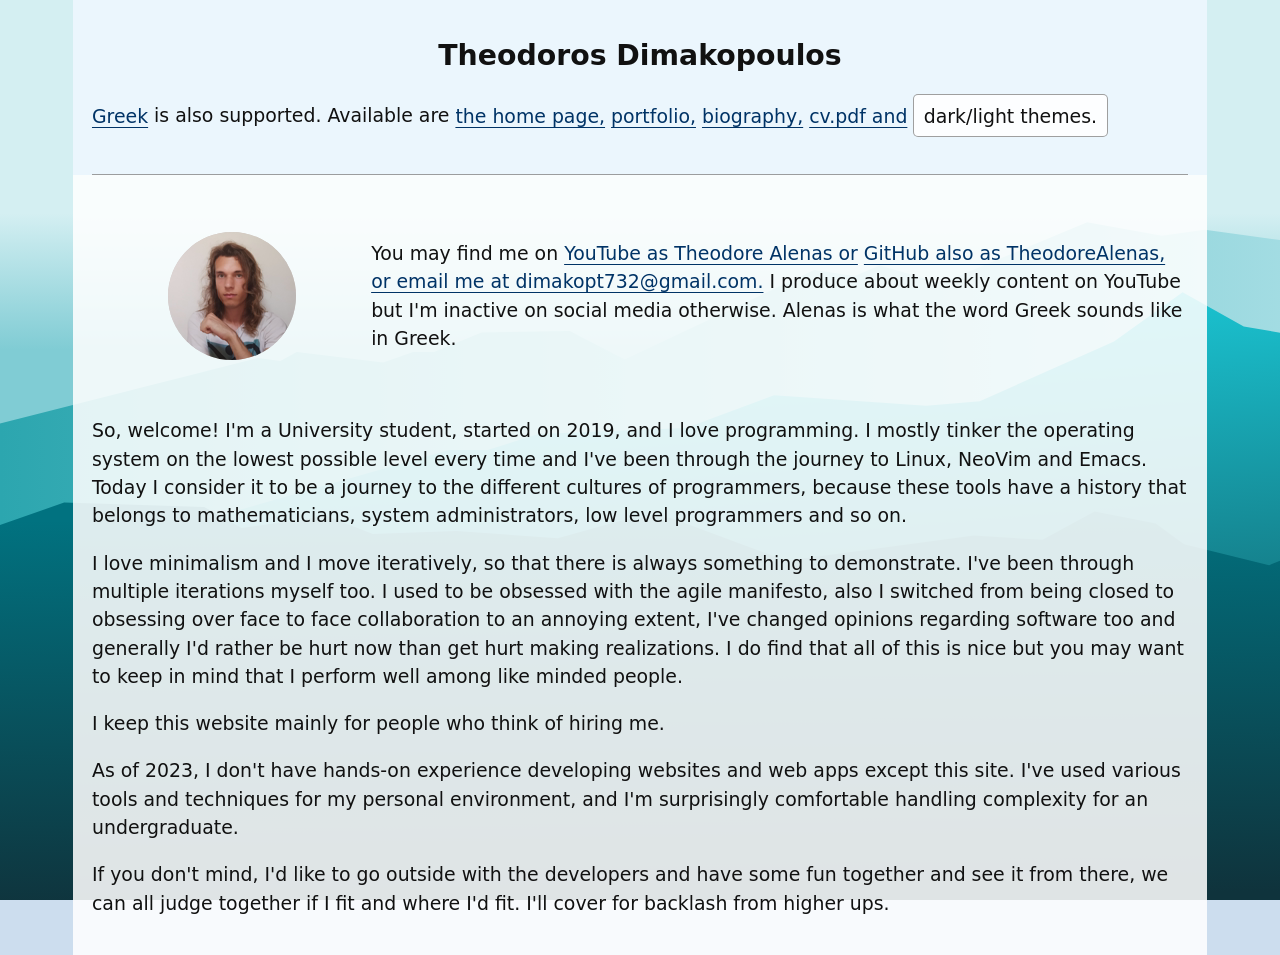
<file: old-versions/21-blue-mountains-many-themes/en/index.html>
<!DOCTYPE HTML>
<html>
    <head>
        <title>Theodoros Dimakopoulos</title>

        <meta name="author" content="Dimakopoulos Theodoros">
        <meta name="viewport" content="width=device-width, initial-scale=1">
        <meta charset="UTF-8">

        <style>
            /* s.css */

body {
    line-height: 1.5em;
    margin: 0;
    font-family: system-ui, sans-serif;
    font-weight: normal;
    font-size: 0.5cm;
}
body > div > * { padding: 1em 1em; }
.img-and-p { display: flex; flex-direction: row; align-items: center; }
@media (max-width: 20cm) { .img-and-p { flex-direction: column; } }
.img-container { margin: 1cm 2cm; }
.img-container, img { border-radius: 100vw; }
body > div > header { position: relative; }
.skip-link { position: absolute; top: -100%; text-align: center; }
.skip-link:focus { top: 0; left: 0; right: 0; }
h1 { text-align: center; }
h2 { margin-top: 3rem; margin-left: 2rem; }
pre {
    border-radius: 5px; padding-left: 1em; overflow: scroll;
    font-family: 'Source Code Pro Light', monospace;
    font-size: 0.4cm; line-height: 1.2em;
}
a {
    text-underline-offset: 0.2em;
    display: inline-block; position: relative; z-index: 1;
}
a::before {
    position: absolute; z-index: -1;
    display: inline-block; content: "";
    left: -0.5em; right: -0.5em; top: -0.5em; bottom: -0.5em;
}
a::before, button {
    border-radius: 5px;
}
button {
    border-style: solid; border-width: 1px;
    font-family: inherit; font-size: inherit;
    cursor: pointer;
    padding: 0.5em 0.5em;
}

body > div { max-width: 30cm; margin: 0 auto; }
@media (min-width: 30cm) {
    [scheme=dark] body,
    [scheme=light] body {
        background-color: #cde;
        background-image: url(../blue-mountains.svg);
        background-attachment: fixed;
        background-size: cover;
    }
}

[scheme=light] a { color: #036; }
[scheme=light] a:visited { color: #604; }
[scheme=light] button,
[scheme=light] pre { box-sizing: border-box; border: #888c 1px solid; }
[scheme=light] body > div,
[scheme=light] button { background-color: #fffd; color: #111; }
[scheme=light] pre,
[scheme=light] body > div > header { background-color: #0088ff0e; }
[scheme=light] body > div > header::after {
    content: ""; position: absolute;
    bottom: 0; left: 1em; right: 1em; height: 1px;
    background-color: #888c;
}

[scheme=dark] a { color: #7aa2f7; }
[scheme=dark] a:visited { color: #bb9af7; }
[scheme=dark] body > div > header,
[scheme=dark] pre {
    background-color: #134; box-shadow: inset 0 3px 5px 0 #0003;
}
[scheme=dark] pre b { color: #ccd; }
[scheme=dark] body > div,
[scheme=dark] button {
    color: #bde; border-color: #bde; background-color: #245;
}

[scheme=accessible-dark] button,
[scheme=accessible-dark] body { background-color: #000; color: #fff; }
[scheme=accessible-dark] a { color: #8af; }
[scheme=accessible-dark] a:visited { color: #fa8; }

[scheme=accessible-light] button,
[scheme=accessible-light] body { background-color: #fff; color: #000; }
[scheme=accessible-light] a { color: #043; }
[scheme=accessible-light] a:visited { color: #804; }


[scheme=light] body { --bg-hov: #112; --fg-hov: #cdf; }
[scheme=dark] body { --bg-hov: #cf6; --fg-hov: #000; }
[scheme=accessible-light] body { --bg-hov: #000; --fg-hov: #fff; }
[scheme=accessible-dark] body { --bg-hov: #fff; --fg-hov: #000; }

[scheme] a.skip-link, a.skip-link::before,
button:hover, [scheme] a:hover, a:hover::before,
*::selection { background-color: var(--bg-hov); color: var(--fg-hov); }

/* The original file had the MIT notice here */
        </style>

        <script>
            /* s.js */

function setUpColorScheme() {
    const stored = localStorage.getItem("lastTheme");
    const html = document.querySelector("html");
    setSchemeByChangingElement(html, getThisOrPreferedScheme(stored));
}

function switchColorScheme() {
    const html = document.querySelector("html");
    const next = getNextSchemeLookingAtElement(html);
    setSchemeByChangingElement(html, next);
    localStorage.setItem("lastTheme", next);
}

function setSchemeByChangingElement(html, newScheme) {
    html.setAttribute("scheme", newScheme);
    if (newScheme === "light" || newScheme === "accessible-light")
        html.style.colorScheme = "light";
    if (newScheme === "dark" || newScheme === "accessible-dark")
        html.style.colorScheme = "dark";
}

function getThisOrPreferedScheme(stored) {
    if (stored)
        return stored;
    if (window.matchMedia('(prefers-color-scheme: dark)').matches)
        return "dark";
    return "light";
}

function getNextSchemeLookingAtElement(html) {
    const now = html.getAttribute("scheme");
    if (now === "light")
        return "dark";
    if (now === "dark")
        return "accessible-light";
    if (now === "accessible-light")
        return "accessible-dark";
    return "light";
}


/* The original file had the MIT notice here */
        </script>

    </head>
    <body class="fg1">
        <div>
            <header>
                <nav>
                    <!-- header.php -->
<a href="#main-content" class="skip-link">
    Skip to content</a>
<h1>Theodoros Dimakopoulos</h1>
<p>

<a href="../gr/index.html"
>Greek</a>
is also supported. Available are
<a href="index.html"
>the home page,</a>
<a href="portfolio.html"
>portfolio,</a>
<a href="biography.html"
>biography,</a>
<a href="../cv.pdf"
>cv.pdf and</a>

<button
    onclick="switchColorScheme()"
    class="bg1 fg1"
>dark/light themes.</button>
</p>
<script> setUpColorScheme() </script>

                </nav>
            </header>
            <main id="main-content">
                

<div class="img-and-p">
    <div
        class="img-container"
        style="height: 128px; background-color: #d3cbca">
        <img
            src="../face.png"
            alt="white male face with long hair staring at viewer"
            style="width: 128px; height: 128px"
        />
    </div>
    <p>
        You may find me on        <a href="https://www.youtube.com/@theodorealenas3171"
        >YouTube as Theodore Alenas or</a>
        <a href="https://https://github.com/TheodoreAlenas/"
        >GitHub also as TheodoreAlenas,</a>
        <a href="mailto:dimakopt732@gmail.com"
        >or email me at dimakopt732@gmail.com.</a>
        
I produce about weekly content on YouTube
but I'm inactive on social media otherwise.
Alenas is what the word Greek sounds like in Greek.    </p>
</div>
<p>
So, welcome! I'm a University student,
started on 2019, and I love programming.
I mostly tinker the operating system
on the lowest possible level every time
and I've been through the journey to Linux, NeoVim and Emacs.
Today I consider it to be a journey
to the different cultures of programmers,
because these tools have a history that belongs to
mathematicians, system administrators, low level programmers and so on.
</p>
<p>
I love minimalism and I move iteratively,
so that there is always something to demonstrate.
I've been through multiple iterations myself too.
I used to be obsessed with the agile manifesto,
also I switched from being closed
to obsessing over face to face collaboration to an annoying extent,
I've changed opinions regarding software too
and generally I'd rather be hurt now than get hurt making realizations.
I do find that all of this is nice but you may want
to keep in mind that I perform well among like minded people.
</p>
<p>
I keep this website mainly for people who think of hiring me.
</p>
<p>
As of 2023, I don't have hands-on experience developing
websites and web apps except this site.
I've used various tools and techniques
for my personal environment,
and I'm surprisingly comfortable handling complexity
for an undergraduate.
</p>
<p>
If you don't mind,
I'd like to go outside with the developers
and have some fun together and see it from there,
we can all judge together if I fit and where I'd fit.
I'll cover for backlash from higher ups.
</p>

            </main>
        </div>
    </body>
</html>

<!--
     Copyright (c) 2023 Dimakopoulos Theodoros <dimakopt732@gmail.com>

     Permission is hereby granted, free of charge, to any person obtaining a copy
     of this software and associated documentation files (the "Software"), to deal
     in the Software without restriction, including without limitation the rights
     to use, copy, modify, merge, publish, distribute, sublicense, and/or sell
     copies of the Software, and to permit persons to whom the Software is
     furnished to do so, subject to the following conditions:

     The above copyright notice and this permission notice shall be included in all
     copies or substantial portions of the Software.

     THE SOFTWARE IS PROVIDED "AS IS", WITHOUT WARRANTY OF ANY KIND, EXPRESS OR
     IMPLIED, INCLUDING BUT NOT LIMITED TO THE WARRANTIES OF MERCHANTABILITY,
     FITNESS FOR A PARTICULAR PURPOSE AND NONINFRINGEMENT. IN NO EVENT SHALL THE
     AUTHORS OR COPYRIGHT HOLDERS BE LIABLE FOR ANY CLAIM, DAMAGES OR OTHER
     LIABILITY, WHETHER IN AN ACTION OF CONTRACT, TORT OR OTHERWISE, ARISING FROM,
     OUT OF OR IN CONNECTION WITH THE SOFTWARE OR THE USE OR OTHER DEALINGS IN THE
     SOFTWARE.
-->
</file>
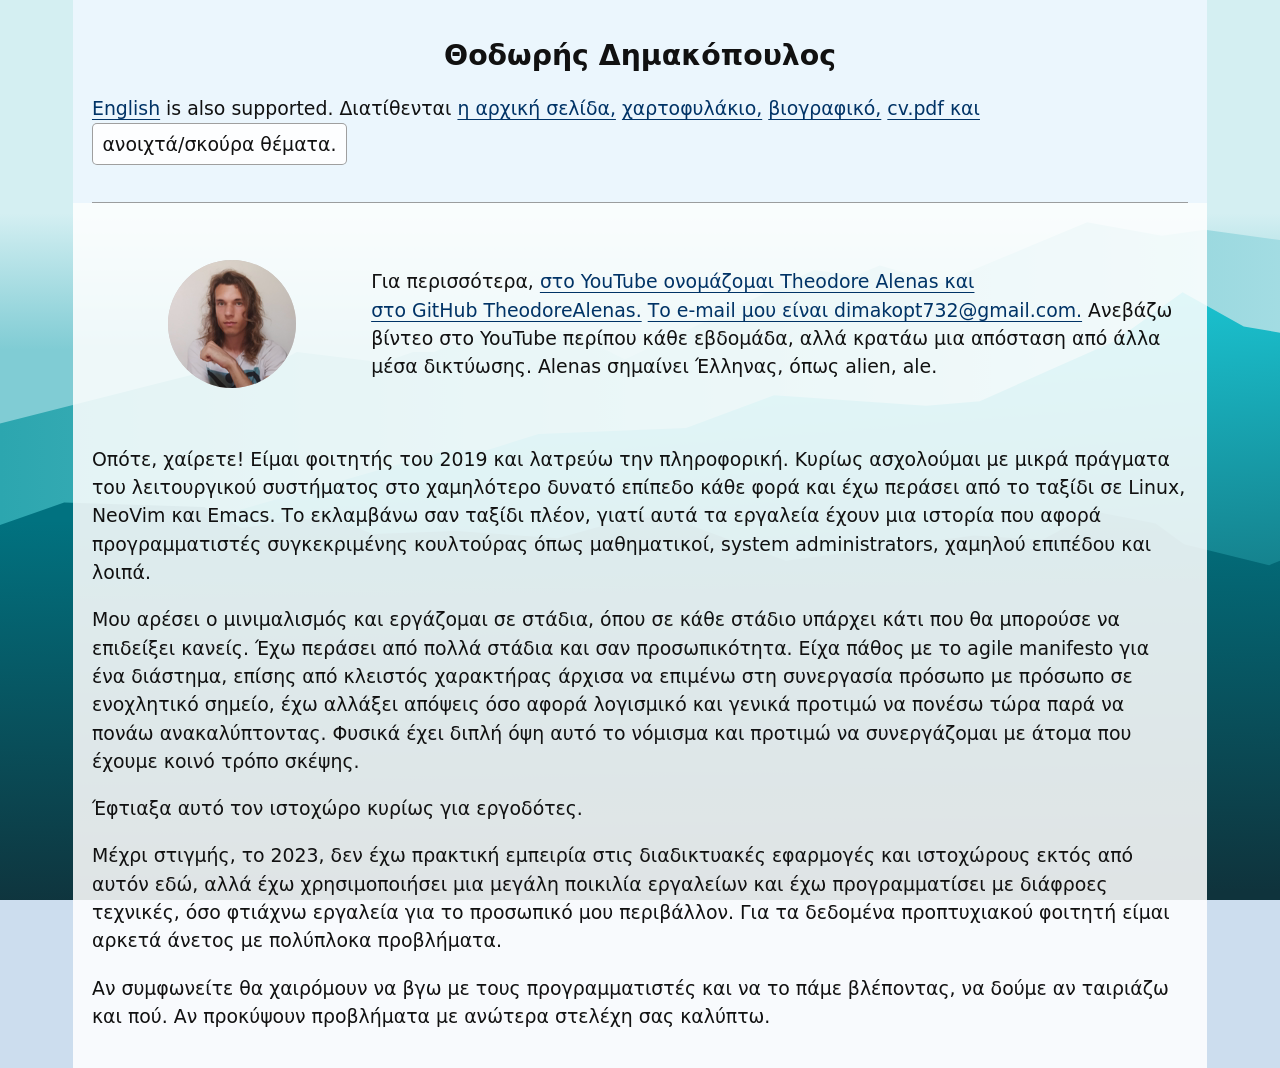
<file: old-versions/21-blue-mountains-many-themes/gr/index.html>
<!DOCTYPE HTML>
<html>
    <head>
        <title>Θοδωρής Δημακόπουλος</title>

        <meta name="author" content="Dimakopoulos Theodoros">
        <meta name="viewport" content="width=device-width, initial-scale=1">
        <meta charset="UTF-8">

        <style>
            /* s.css */

body {
    line-height: 1.5em;
    margin: 0;
    font-family: system-ui, sans-serif;
    font-weight: normal;
    font-size: 0.5cm;
}
body > div > * { padding: 1em 1em; }
.img-and-p { display: flex; flex-direction: row; align-items: center; }
@media (max-width: 20cm) { .img-and-p { flex-direction: column; } }
.img-container { margin: 1cm 2cm; }
.img-container, img { border-radius: 100vw; }
body > div > header { position: relative; }
.skip-link { position: absolute; top: -100%; text-align: center; }
.skip-link:focus { top: 0; left: 0; right: 0; }
h1 { text-align: center; }
h2 { margin-top: 3rem; margin-left: 2rem; }
pre {
    border-radius: 5px; padding-left: 1em; overflow: scroll;
    font-family: 'Source Code Pro Light', monospace;
    font-size: 0.4cm; line-height: 1.2em;
}
a {
    text-underline-offset: 0.2em;
    display: inline-block; position: relative; z-index: 1;
}
a::before {
    position: absolute; z-index: -1;
    display: inline-block; content: "";
    left: -0.5em; right: -0.5em; top: -0.5em; bottom: -0.5em;
}
a::before, button {
    border-radius: 5px;
}
button {
    border-style: solid; border-width: 1px;
    font-family: inherit; font-size: inherit;
    cursor: pointer;
    padding: 0.5em 0.5em;
}

body > div { max-width: 30cm; margin: 0 auto; }
@media (min-width: 30cm) {
    [scheme=dark] body,
    [scheme=light] body {
        background-color: #cde;
        background-image: url(../blue-mountains.svg);
        background-attachment: fixed;
        background-size: cover;
    }
}

[scheme=light] a { color: #036; }
[scheme=light] a:visited { color: #604; }
[scheme=light] button,
[scheme=light] pre { box-sizing: border-box; border: #888c 1px solid; }
[scheme=light] body > div,
[scheme=light] button { background-color: #fffd; color: #111; }
[scheme=light] pre,
[scheme=light] body > div > header { background-color: #0088ff0e; }
[scheme=light] body > div > header::after {
    content: ""; position: absolute;
    bottom: 0; left: 1em; right: 1em; height: 1px;
    background-color: #888c;
}

[scheme=dark] a { color: #7aa2f7; }
[scheme=dark] a:visited { color: #bb9af7; }
[scheme=dark] body > div > header,
[scheme=dark] pre {
    background-color: #134; box-shadow: inset 0 3px 5px 0 #0003;
}
[scheme=dark] pre b { color: #ccd; }
[scheme=dark] body > div,
[scheme=dark] button {
    color: #bde; border-color: #bde; background-color: #245;
}

[scheme=accessible-dark] button,
[scheme=accessible-dark] body { background-color: #000; color: #fff; }
[scheme=accessible-dark] a { color: #8af; }
[scheme=accessible-dark] a:visited { color: #fa8; }

[scheme=accessible-light] button,
[scheme=accessible-light] body { background-color: #fff; color: #000; }
[scheme=accessible-light] a { color: #043; }
[scheme=accessible-light] a:visited { color: #804; }


[scheme=light] body { --bg-hov: #112; --fg-hov: #cdf; }
[scheme=dark] body { --bg-hov: #cf6; --fg-hov: #000; }
[scheme=accessible-light] body { --bg-hov: #000; --fg-hov: #fff; }
[scheme=accessible-dark] body { --bg-hov: #fff; --fg-hov: #000; }

[scheme] a.skip-link, a.skip-link::before,
button:hover, [scheme] a:hover, a:hover::before,
*::selection { background-color: var(--bg-hov); color: var(--fg-hov); }

/* The original file had the MIT notice here */
        </style>

        <script>
            /* s.js */

function setUpColorScheme() {
    const stored = localStorage.getItem("lastTheme");
    const html = document.querySelector("html");
    setSchemeByChangingElement(html, getThisOrPreferedScheme(stored));
}

function switchColorScheme() {
    const html = document.querySelector("html");
    const next = getNextSchemeLookingAtElement(html);
    setSchemeByChangingElement(html, next);
    localStorage.setItem("lastTheme", next);
}

function setSchemeByChangingElement(html, newScheme) {
    html.setAttribute("scheme", newScheme);
    if (newScheme === "light" || newScheme === "accessible-light")
        html.style.colorScheme = "light";
    if (newScheme === "dark" || newScheme === "accessible-dark")
        html.style.colorScheme = "dark";
}

function getThisOrPreferedScheme(stored) {
    if (stored)
        return stored;
    if (window.matchMedia('(prefers-color-scheme: dark)').matches)
        return "dark";
    return "light";
}

function getNextSchemeLookingAtElement(html) {
    const now = html.getAttribute("scheme");
    if (now === "light")
        return "dark";
    if (now === "dark")
        return "accessible-light";
    if (now === "accessible-light")
        return "accessible-dark";
    return "light";
}


/* The original file had the MIT notice here */
        </script>

    </head>
    <body class="fg1">
        <div>
            <header>
                <nav>
                    <!-- header.php -->
<a href="#main-content" class="skip-link">
    Μετάβαση στο περιεχόμενο</a>
<h1>Θοδωρής Δημακόπουλος</h1>
<p>

<a href="../en/index.html"
>English</a>
is also supported. Διατίθενται
<a href="index.html"
>η αρχική σελίδα,</a>
<a href="portfolio.html"
>χαρτοφυλάκιο,</a>
<a href="biography.html"
>βιογραφικό,</a>
<a href="../cv.pdf"
>cv.pdf και</a>

<button
    onclick="switchColorScheme()"
    class="bg1 fg1"
>ανοιχτά/σκούρα θέματα.</button>
</p>
<script> setUpColorScheme() </script>

                </nav>
            </header>
            <main id="main-content">
                

<div class="img-and-p">
    <div
        class="img-container"
        style="height: 128px; background-color: #d3cbca">
        <img
            src="../face.png"
            alt="white male face with long hair staring at viewer"
            style="width: 128px; height: 128px"
        />
    </div>
    <p>
        Για περισσότερα,        <a href="https://www.youtube.com/@theodorealenas3171"
        >στο YouTube ονομάζομαι Theodore Alenas και</a>
        <a href="https://https://github.com/TheodoreAlenas/"
        >στο GitHub TheodoreAlenas.</a>
        <a href="mailto:dimakopt732@gmail.com"
        >Το e-mail μου είναι dimakopt732@gmail.com.</a>
        
Ανεβάζω βίντεο στο YouTube περίπου κάθε εβδομάδα,
αλλά κρατάω μια απόσταση από άλλα μέσα δικτύωσης.
Alenas σημαίνει Έλληνας, όπως alien, ale.    </p>
</div>
<p>
Οπότε, χαίρετε! Είμαι φοιτητής του 2019 και λατρεύω την πληροφορική.
Κυρίως ασχολούμαι με μικρά πράγματα του λειτουργικού συστήματος
στο χαμηλότερο δυνατό επίπεδο κάθε φορά
και έχω περάσει από το ταξίδι σε Linux, NeoVim και Emacs.
Το εκλαμβάνω σαν ταξίδι πλέον, γιατί αυτά τα εργαλεία έχουν
μια ιστορία που αφορά προγραμματιστές συγκεκριμένης κουλτούρας
όπως μαθηματικοί, system administrators, χαμηλού επιπέδου και λοιπά.
</p>
<p>
Μου αρέσει ο μινιμαλισμός και εργάζομαι σε στάδια,
όπου σε κάθε στάδιο υπάρχει κάτι που θα μπορούσε να επιδείξει κανείς.
Έχω περάσει από πολλά στάδια και σαν προσωπικότητα.
Είχα πάθος με το agile manifesto για ένα διάστημα,
επίσης από κλειστός χαρακτήρας άρχισα να επιμένω
στη συνεργασία πρόσωπο με πρόσωπο σε ενοχλητικό σημείο,
έχω αλλάξει απόψεις όσο αφορά λογισμικό
και γενικά προτιμώ να πονέσω τώρα παρά να πονάω ανακαλύπτοντας.
Φυσικά έχει διπλή όψη αυτό το νόμισμα και προτιμώ να συνεργάζομαι
με άτομα που έχουμε κοινό τρόπο σκέψης.
</p>
<p>
Έφτιαξα αυτό τον ιστοχώρο κυρίως για εργοδότες.
</p>
<p>
Μέχρι στιγμής, το 2023, δεν έχω πρακτική εμπειρία στις
διαδικτυακές εφαρμογές και ιστοχώρους εκτός από αυτόν εδώ,
αλλά έχω χρησιμοποιήσει μια μεγάλη ποικιλία εργαλείων και
έχω προγραμματίσει με διάφροες τεχνικές,
όσο φτιάχνω εργαλεία για το προσωπικό μου περιβάλλον.
Για τα δεδομένα προπτυχιακού φοιτητή
είμαι αρκετά άνετος με πολύπλοκα προβλήματα.
</p>
<p>
Αν συμφωνείτε θα χαιρόμουν να βγω με τους προγραμματιστές
και να το πάμε βλέποντας, να δούμε αν ταιριάζω και πού.
Αν προκύψουν προβλήματα με ανώτερα στελέχη σας καλύπτω.
</p>

            </main>
        </div>
    </body>
</html>

<!--
     Copyright (c) 2023 Dimakopoulos Theodoros <dimakopt732@gmail.com>

     Permission is hereby granted, free of charge, to any person obtaining a copy
     of this software and associated documentation files (the "Software"), to deal
     in the Software without restriction, including without limitation the rights
     to use, copy, modify, merge, publish, distribute, sublicense, and/or sell
     copies of the Software, and to permit persons to whom the Software is
     furnished to do so, subject to the following conditions:

     The above copyright notice and this permission notice shall be included in all
     copies or substantial portions of the Software.

     THE SOFTWARE IS PROVIDED "AS IS", WITHOUT WARRANTY OF ANY KIND, EXPRESS OR
     IMPLIED, INCLUDING BUT NOT LIMITED TO THE WARRANTIES OF MERCHANTABILITY,
     FITNESS FOR A PARTICULAR PURPOSE AND NONINFRINGEMENT. IN NO EVENT SHALL THE
     AUTHORS OR COPYRIGHT HOLDERS BE LIABLE FOR ANY CLAIM, DAMAGES OR OTHER
     LIABILITY, WHETHER IN AN ACTION OF CONTRACT, TORT OR OTHERWISE, ARISING FROM,
     OUT OF OR IN CONNECTION WITH THE SOFTWARE OR THE USE OR OTHER DEALINGS IN THE
     SOFTWARE.
-->
</file>
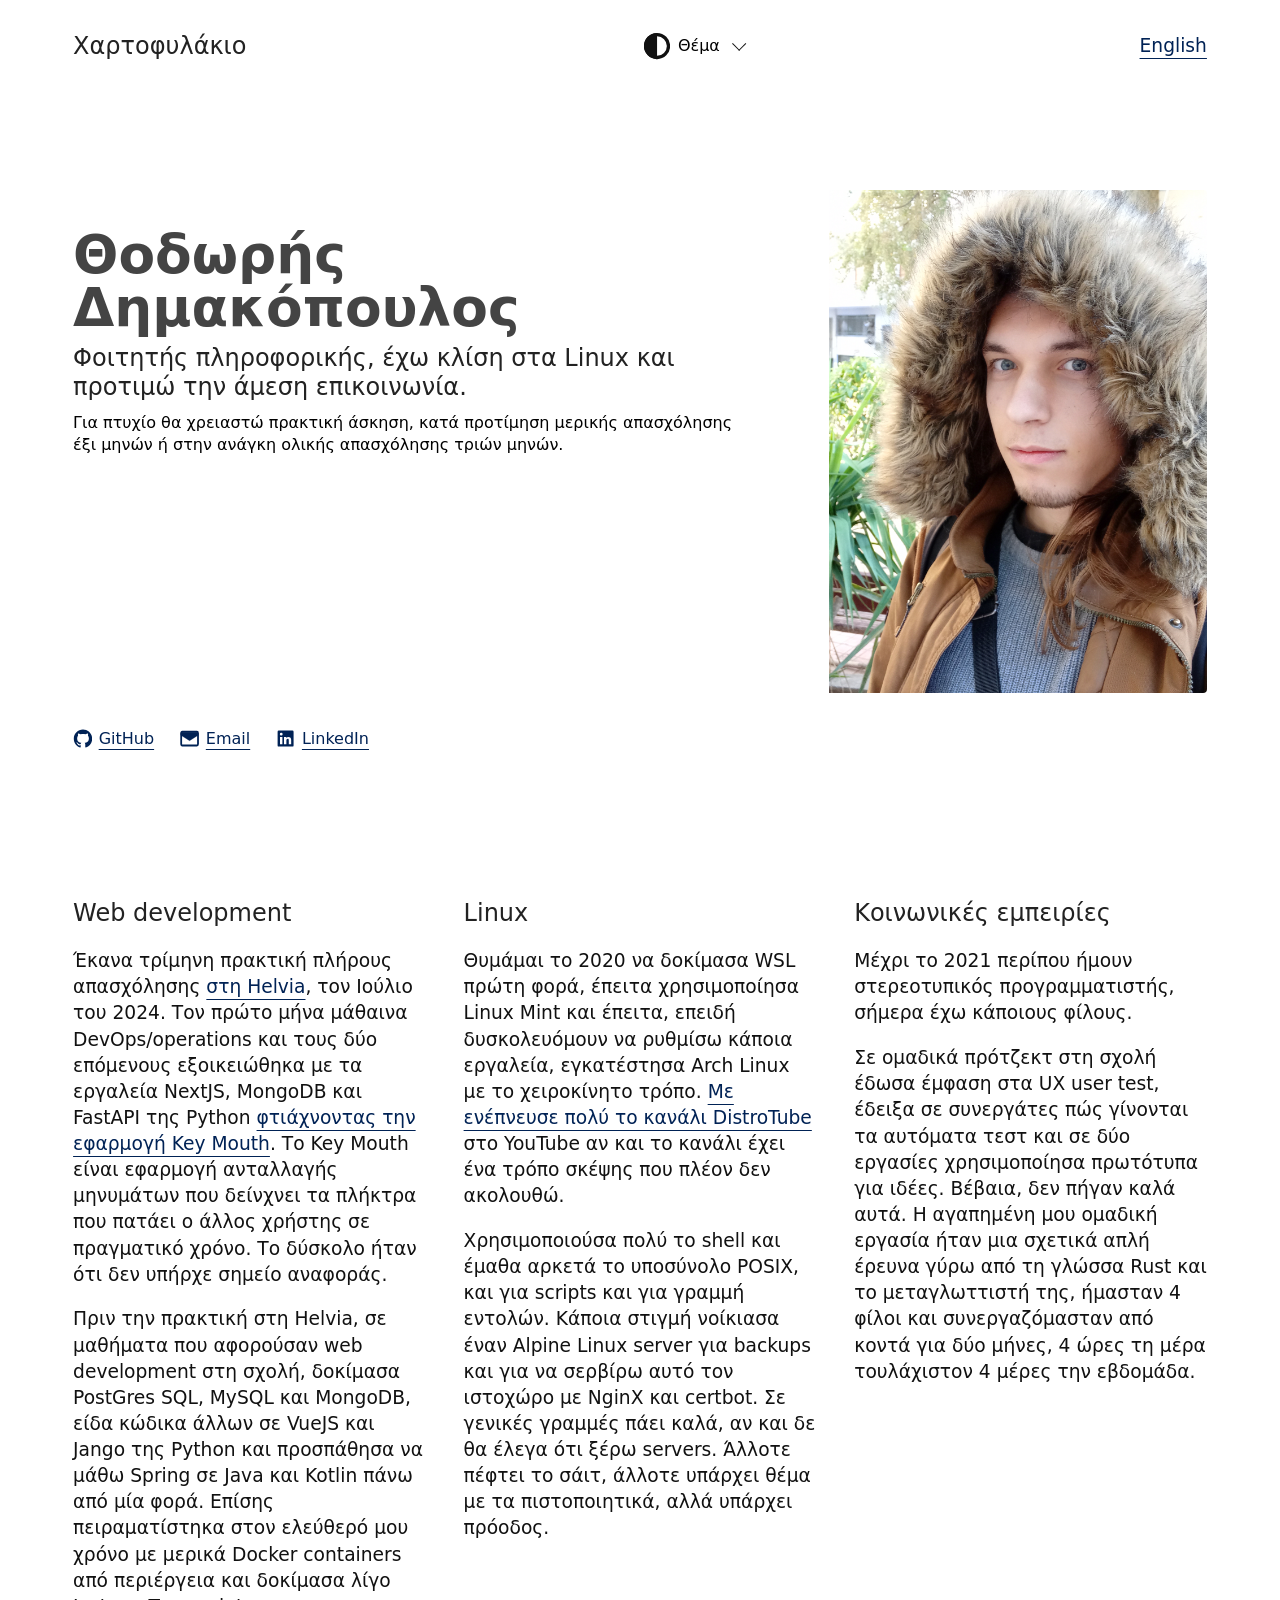
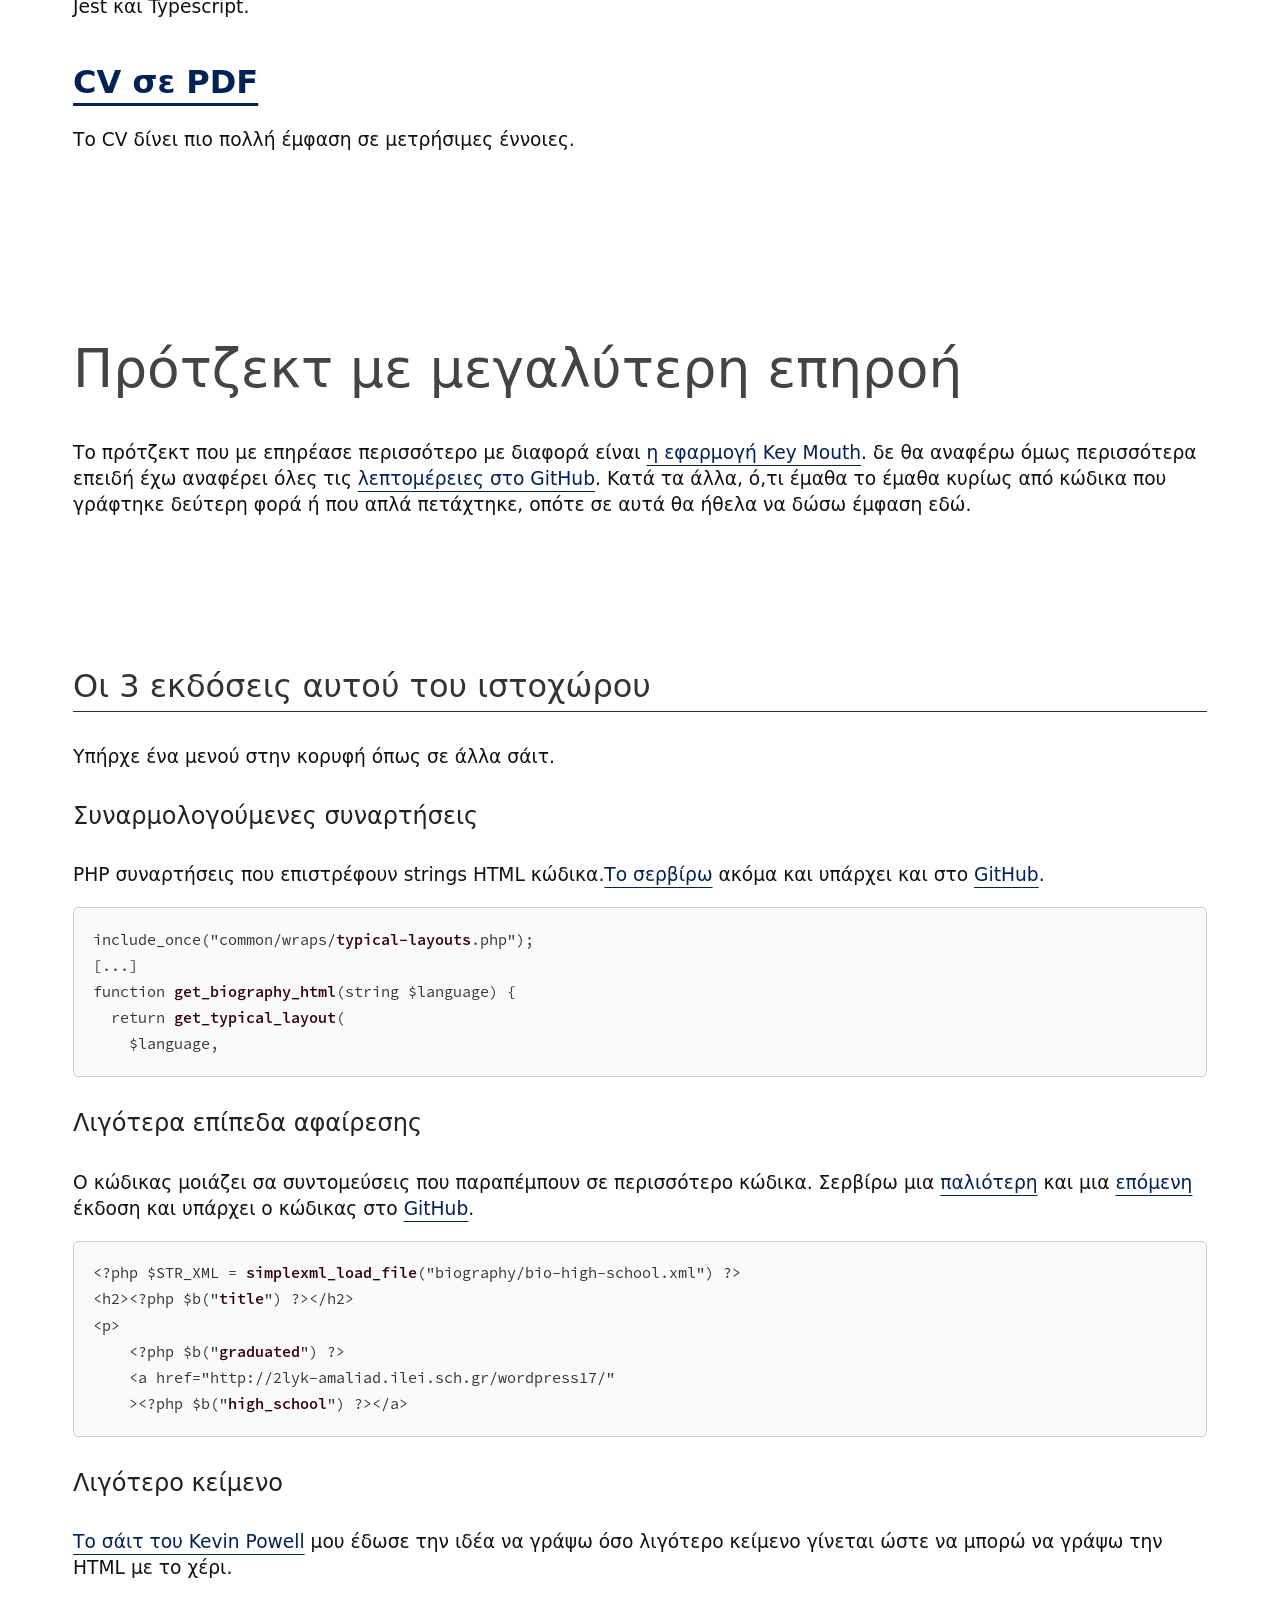
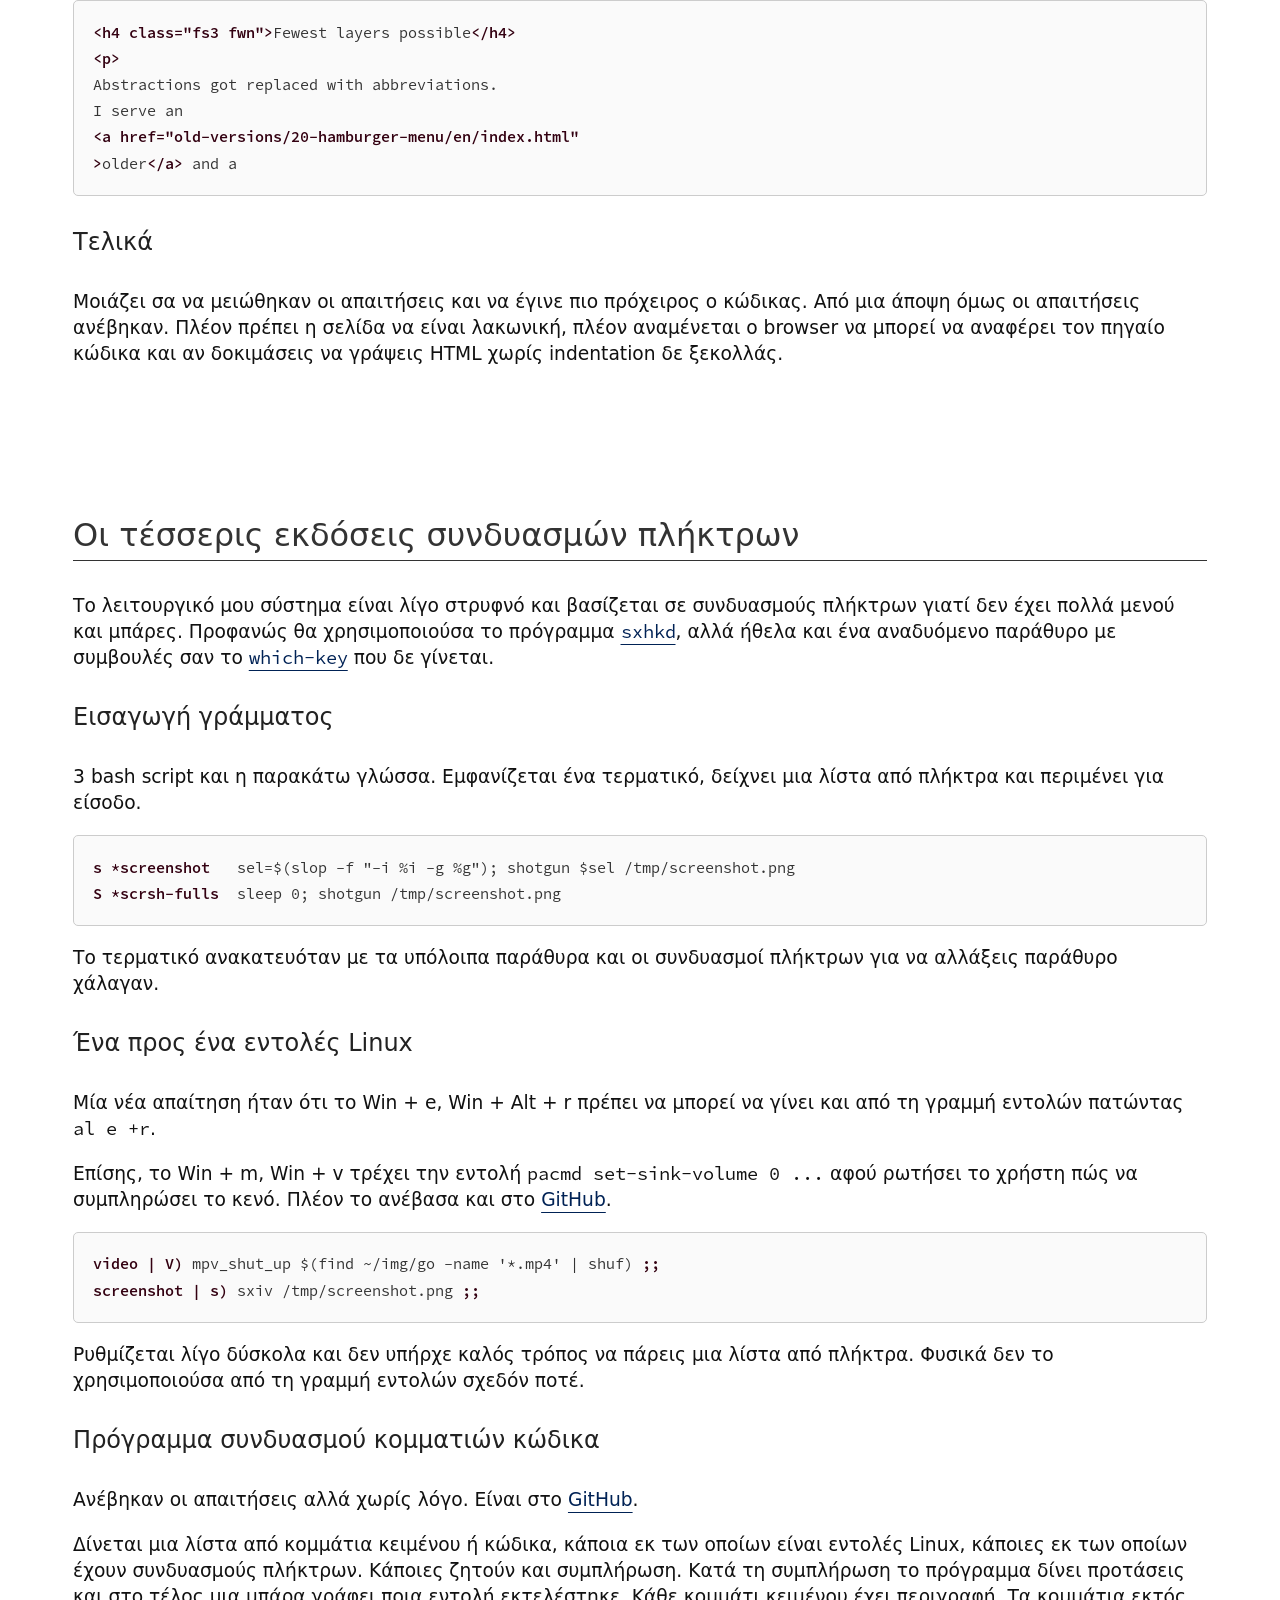
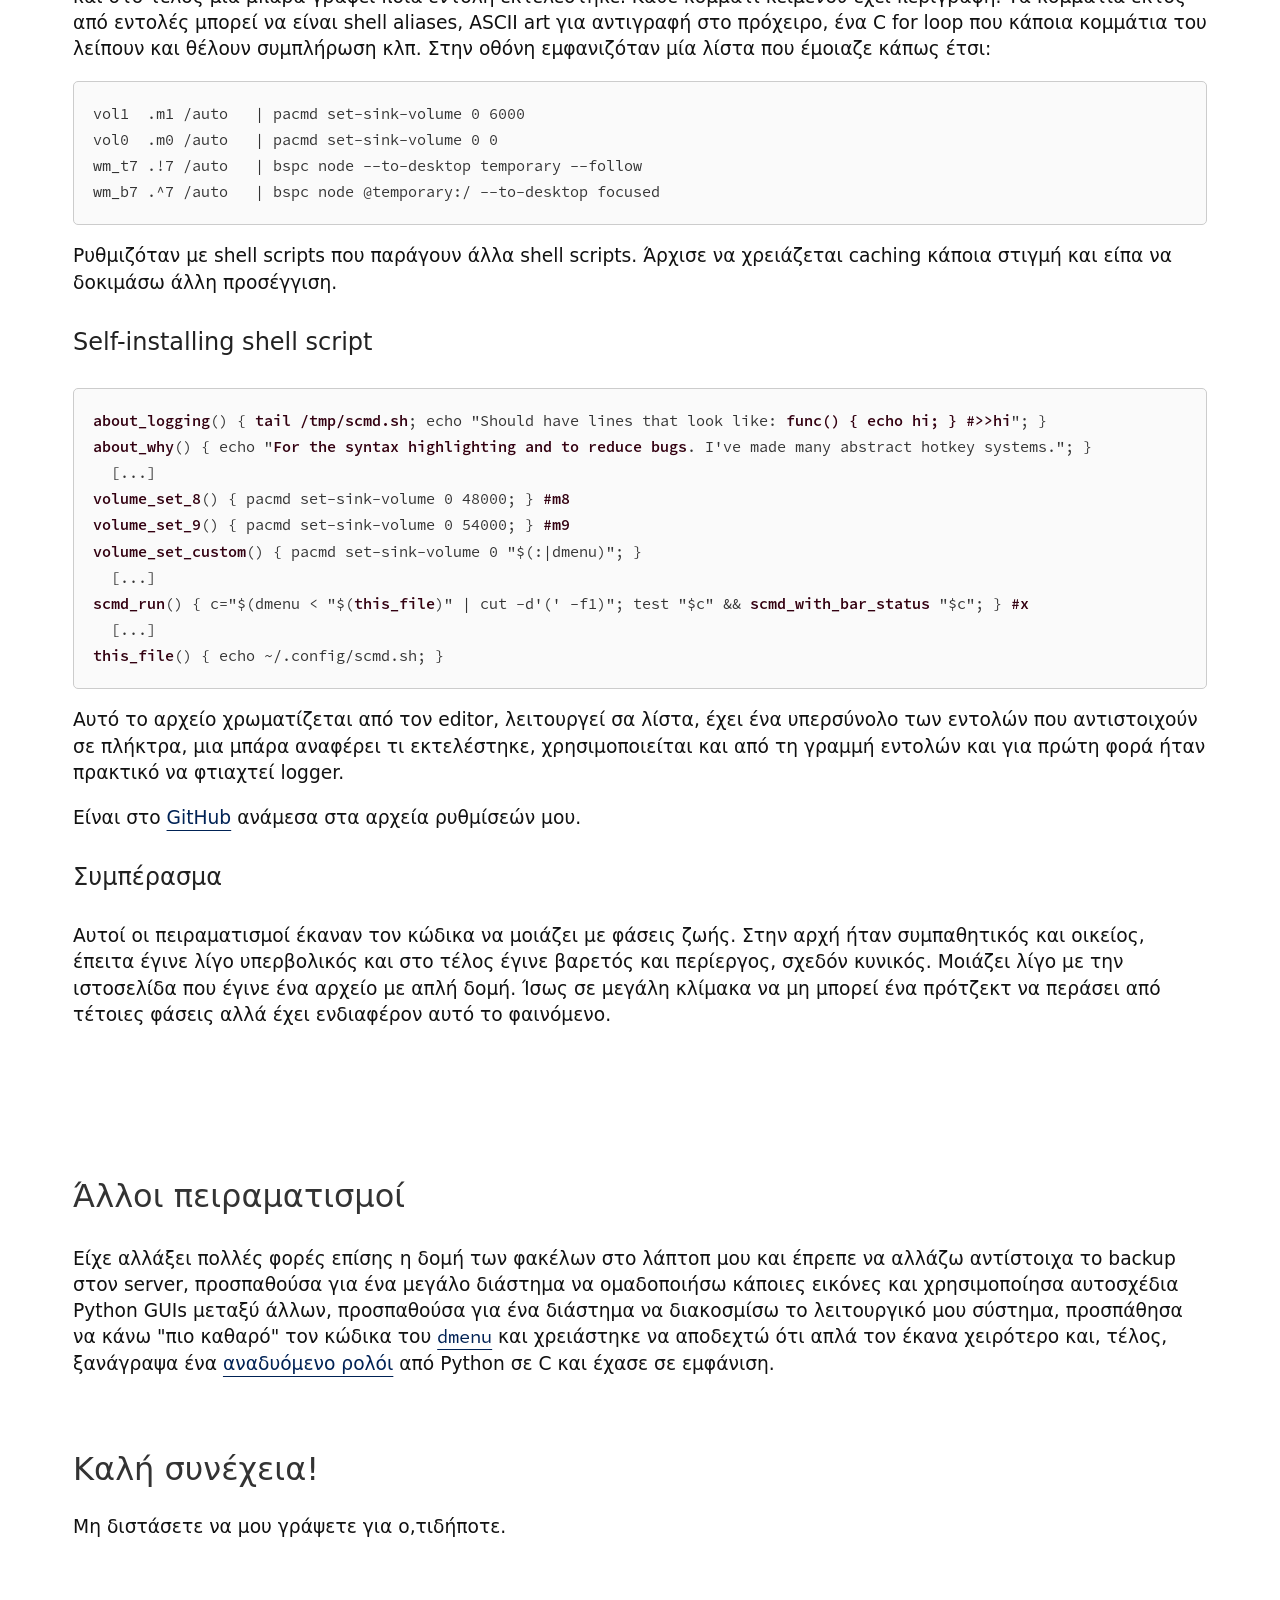
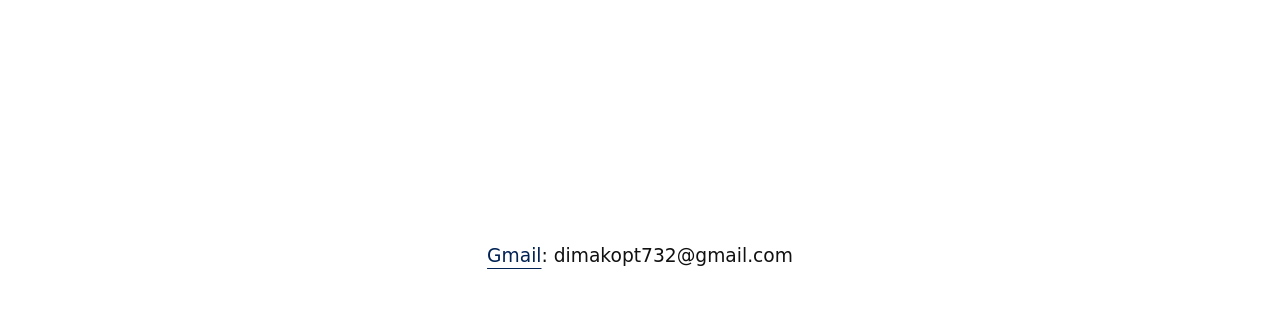
<file: index-el.html>
<!DOCTYPE HTML>
<html lang="el">
<head>
<title>Θοδωρής Δημακόπουλος</title>
<meta name="description" content="Βιογραφικό και χαρτοφυλάκιο για εργοδότες">
<meta name="viewport" content="width=device-width, initial-scale=1">
<meta charset="UTF-8">
<meta name="robots" content="index, follow">
<link rel="icon" href="favicon.ico">
<link rel="stylesheet" href="style.css">
<script src="globals.js"></script>
<script> colorScheme.init(); </script>
</head>
<body class="bg fs2">
<header class="column flexac flexw gap3 spc pt2 header">
<h1 class="fs3 fwn">
Χαρτοφυλάκιο
</h1>
<fieldset class="modal">
<legend tabindex="0" class="flexac">
<svg
aria-hidden="true"
width="1.4em"
height="1.4em"
viewBox="0 0 16 16"
version="1.1"
id="svg1">
<g>
<circle
style="fill:none;stroke:currentColor;stroke-width:2;stroke-linejoin:round"
cy="8" cx="8" r="7" />
<path
d="m 8,16 a 8,8 0 0 1 -6.9282032,-4 8,8 0 0 1 0,-8 A 8,8 0 0 1 8,0"
fill="currentColor"/>
</g>
</svg>
<span class="ml3 fs1">
Θέμα
</span>
</legend>
<ul tabindex="0" class="modal-box bg ls2">
<li>
<label for="theme-light">
<input type="radio" name="theme" value="light" id="theme-light">
Ανοιχτό θέμα
</label>
</li>
<li>
<label for="theme-dark">
<input type="radio" name="theme" value="dark" id="theme-dark">
Σκούρο θέμα
</label>
</li>
<li>
<label for="theme-contr">
<input type="radio" name="theme" value="contr" id="theme-contr">
Έντονη αντίθεση
</label>
</li>
</ul>
<script> colorScheme.initInputs("input[type=radio][name=theme]") </script>
</fieldset>
<a class="p20" href="index.html">English</a>
</header>
<main class="column">
<div class="wide-flex gap4">
<section>
<h2 class="fs5 fwn m20 mt3">
<!-- στα Αγγλικά εδώ λέει I'm χωρίς strong -->
<strong>Θοδωρής Δημακόπουλος</strong>
</h2>
<p class="fs3 m20">
Φοιτητής πληροφορικής, έχω κλίση στα Linux
και προτιμώ την άμεση επικοινωνία.
</p>
<p class="fs1 m20">
Για πτυχίο θα χρειαστώ πρακτική άσκηση,
κατά προτίμηση μερικής απασχόλησης έξι μηνών
ή στην ανάγκη ολικής απασχόλησης τριών μηνών.
</p>
</section>
<picture class="picstretch picrad mt2">
<source
srcset="r/hood-669x890.webp"
type="image/webp">
<img
class="w100p wide-fix-size img"
src="r/hood-334x445.png"
alt="Πρόσωπο άντρα, πράσινα μάτια, μακρύ μαλλί"
>
</picture>
</div>
<ul class="fs2 ls1">

<li>
<a
class="fs1"
href="https://github.com/TheodoreAlenas/"
>
<svg
aria-hidden="true"
viewBox="0 0 24 24"
version="1.1"
width="1.2em"
height="1.2em"
fill="currentColor"
>
    <path d="M12.5.75C6.146.75 1 5.896 1 12.25c0 5.089 3.292 9.387 7.863 10.91.575.101.79-.244.79-.546 0-.273-.014-1.178-.014-2.142-2.889.532-3.636-.704-3.866-1.35-.13-.331-.69-1.352-1.18-1.625-.402-.216-.977-.748-.014-.762.906-.014 1.553.834 1.769 1.179 1.035 1.74 2.688 1.25 3.349.948.1-.747.402-1.25.733-1.538-2.559-.287-5.232-1.279-5.232-5.678 0-1.25.445-2.285 1.178-3.09-.115-.288-.517-1.467.115-3.048 0 0 .963-.302 3.163 1.179.92-.259 1.897-.388 2.875-.388.977 0 1.955.13 2.875.388 2.2-1.495 3.162-1.179 3.162-1.179.633 1.581.23 2.76.115 3.048.733.805 1.179 1.825 1.179 3.09 0 4.413-2.688 5.39-5.247 5.678.417.36.776 1.05.776 2.128 0 1.538-.014 2.774-.014 3.162 0 .302.216.662.79.547C20.709 21.637 24 17.324 24 12.25 24 5.896 18.854.75 12.5.75Z"></path>
</svg>
GitHub
</a>
</li>

<li>
<a
class="fs1"
href="mailto:dimakopt732@gmail.com"
>
<svg
aria-hidden="true"
viewBox="0 0 460.8 460.8"
width="1.2em"
height="1.2em"
>
<defs/>
<rect id="shape0" transform="translate(28.5495652173912, 66.1147826086956)" fill="none" stroke="currentColor" stroke-width="43.2" stroke-linecap="square" stroke-linejoin="bevel" width="403.700869565217" height="330.073043478261" rx="25.6488771266541" ry="33.3384813145267"/><path id="shape1" transform="translate(20.0347826086957, 77.1339130434782)" fill="currentColor" fill-rule="evenodd" stroke="currentColor" stroke-width="7.2" stroke-linecap="square" stroke-linejoin="bevel" d="M1.50261 72.0311L210.365 202.852L417.224 70.4421L417.725 21.1856L394.685 0L26.0452 0L0 19.5967Z"/>
</svg>
Email
</a>
</li>

<li>
<a
class="fs1"
href="https://www.linkedin.com/in/theodoros-dimakopoulos-726ba1289/"
>
<svg
aria-hidden="true"
viewBox="0 0 24 24"
fill="currentColor"
width="1.2em"
height="1.2em"
>
<path d="M20.5 2h-17A1.5 1.5 0 002 3.5v17A1.5 1.5 0 003.5 22h17a1.5 1.5 0 001.5-1.5v-17A1.5 1.5 0 0020.5 2zM8 19H5v-9h3zM6.5 8.25A1.75 1.75 0 118.3 6.5a1.78 1.78 0 01-1.8 1.75zM19 19h-3v-4.74c0-1.42-.6-1.93-1.38-1.93A1.74 1.74 0 0013 14.19a.66.66 0 000 .14V19h-3v-9h2.9v1.3a3.11 3.11 0 012.7-1.4c1.55 0 3.36.86 3.36 3.66z"></path>
</svg>
LinkedIn
</a>
</li>

</ul>
<div class="cards1 gap3 mt2">
<section>
<h2 class="fs3 fwn">Web development</h2>
<p>
Έκανα τρίμηνη πρακτική πλήρους απασχόλησης
<a href="https://helvia.ai/">
στη Helvia</a>,
τον Ιούλιο του 2024.
Τον πρώτο μήνα μάθαινα DevOps/operations και τους δύο επόμενους
εξοικειώθηκα με τα εργαλεία NextJS, MongoDB και FastAPI της Python
<a href="https://theodoros-d-alenas.site/key-mouth/"
>φτιάχνοντας την εφαρμογή Key Mouth</a>.
Το Key Mouth είναι εφαρμογή ανταλλαγής μηνυμάτων που δείνχνει τα
πλήκτρα που πατάει ο άλλος χρήστης σε πραγματικό χρόνο.
Το δύσκολο ήταν ότι δεν υπήρχε σημείο αναφοράς.
</p>
<p>
Πριν την πρακτική στη Helvia, σε μαθήματα που αφορούσαν web development
στη σχολή, δοκίμασα PostGres SQL, MySQL και MongoDB,
είδα κώδικα άλλων σε VueJS και Jango της Python και
προσπάθησα να μάθω Spring σε Java και Kotlin πάνω από μία φορά.
Επίσης πειραματίστηκα στον ελεύθερό μου χρόνο με μερικά Docker containers
από περιέργεια και δοκίμασα λίγο Jest και Typescript.
</p>
</section>
<section>
<h2 class="fs3 fwn">Linux</h2>
<p>
Θυμάμαι το 2020 να δοκίμασα WSL πρώτη φορά, έπειτα χρησιμοποίησα
Linux Mint και έπειτα, επειδή δυσκολευόμουν να ρυθμίσω κάποια εργαλεία,
εγκατέστησα Arch Linux με το χειροκίνητο τρόπο.
<a href="https://www.youtube.com/@DistroTube"
>Με ενέπνευσε πολύ το κανάλι DistroTube</a>
στο YouTube
αν και το κανάλι έχει ένα τρόπο σκέψης που πλέον δεν ακολουθώ.
</p>
<p>
Χρησιμοποιούσα πολύ το shell και έμαθα αρκετά το υποσύνολο POSIX,
και για scripts και για γραμμή εντολών.
Κάποια στιγμή νοίκιασα έναν Alpine Linux server
για backups και για να σερβίρω αυτό τον ιστοχώρο με NginX και certbot.
Σε γενικές γραμμές πάει καλά, αν και δε θα έλεγα ότι ξέρω servers.
Άλλοτε πέφτει το σάιτ,
άλλοτε υπάρχει θέμα με τα πιστοποιητικά,
αλλά υπάρχει πρόοδος.
</p>
</section>
<section>
<h2 class="fs3 fwn">Κοινωνικές εμπειρίες</h2>
<p>
Μέχρι το 2021 περίπου ήμουν στερεοτυπικός προγραμματιστής,
σήμερα έχω κάποιους φίλους.
</p>
<p>
Σε ομαδικά πρότζεκτ στη σχολή
έδωσα έμφαση στα UX user test,
έδειξα σε συνεργάτες πώς γίνονται τα αυτόματα τεστ
και σε δύο εργασίες χρησιμοποίησα πρωτότυπα για ιδέες.
Βέβαια, δεν πήγαν καλά αυτά.
Η αγαπημένη μου ομαδική εργασία ήταν μια σχετικά απλή έρευνα
γύρω από τη γλώσσα Rust και το μεταγλωττιστή της,
ήμασταν 4 φίλοι και συνεργαζόμασταν από κοντά
για δύο μήνες, 4 ώρες τη μέρα τουλάχιστον 4 μέρες την εβδομάδα.
</p>
</section>
</div>

<h2 class="fs4 fwn">
<a href="r/cv-2024-10-10.pdf" style="font-weight: bold"
>CV σε PDF</a>
</h2>
<p>
Το CV δίνει πιο πολλή έμφαση σε μετρήσιμες έννοιες.
</p>


<h2 class="fs5 fwn mt4">Πρότζεκτ με μεγαλύτερη επηροή</h2>
<p>
Το πρότζεκτ που με επηρέασε περισσότερο με διαφορά είναι
<a href="https://theodoros-d-alenas.site/key-mouth/"
>η εφαρμογή Key Mouth</a>.
δε θα αναφέρω όμως περισσότερα επειδή έχω αναφέρει όλες τις
<a href="https://github.com/TheodoreAlenas/key-mouth"
>λεπτομέρειες στο GitHub</a>.
Κατά τα άλλα, ό,τι έμαθα το έμαθα κυρίως από κώδικα που γράφτηκε δεύτερη φορά
ή που απλά πετάχτηκε, οπότε σε αυτά θα ήθελα να δώσω έμφαση εδώ.
</p>
<h3 class="fs4 fwn bdb2 mt3">Οι 3 εκδόσεις αυτού του ιστοχώρου</h3>
<p>
Υπήρχε ένα μενού στην κορυφή όπως σε άλλα σάιτ.
</p>
<h4 class="fs3 fwn">Συναρμολογούμενες συναρτήσεις</h4>
<p>
PHP συναρτήσεις που επιστρέφουν strings HTML κώδικα.<a href="old-versions/13-before-abandoning/en/index.html"
>Το σερβίρω</a> ακόμα και υπάρχει και στο
<a href="https://github.com/TheodoreAlenas/personal-website-1/"
>GitHub</a>.
</p>
<pre class="code1"><code>include_once(&quot;common/wraps/<b>typical-layouts</b>.php&quot;);
[...]
function <b>get_biography_html</b>(string $language) &lbrace;
  return <b>get_typical_layout</b>&lpar;
    $language,</code></pre>

<h4 class="fs3 fwn">Λιγότερα επίπεδα αφαίρεσης</h4>
<p>
Ο κώδικας μοιάζει σα συντομεύσεις που παραπέμπουν σε περισσότερο κώδικα.
Σερβίρω μια
<a href="old-versions/20-hamburger-menu/en/index.html"
>παλιότερη</a> και μια
<a href="old-versions/21-blue-mountains-many-themes/en/index.html"
>επόμενη</a> έκδοση
και υπάρχει ο κώδικας στο
<a href="https://github.com/TheodoreAlenas/personal-website-2/"
>GitHub</a>.
</p>
<pre class="code1"><code>&lt;?php $STR_XML = <b>simplexml_load_file</b>(&quot;biography/bio-high-school.xml&quot;) ?&gt;
&lt;h2&gt;&lt;?php $b(&quot;<b>title</b>&quot;) ?&gt;&lt;/h2&gt;
&lt;p&gt;
    &lt;?php $b(&quot;<b>graduated</b>&quot;) ?&gt;
    &lt;a href=&quot;http://2lyk-amaliad.ilei.sch.gr/wordpress17/&quot;
    &gt;&lt;?php $b(&quot;<b>high_school</b>&quot;) ?&gt;&lt;/a&gt;</code></pre>
<h4 class="fs3 fwn">Λιγότερο κείμενο</h4>
<p>
<a href="https://www.kevinpowell.co/">Το σάιτ του Kevin Powell</a>
μου έδωσε την ιδέα να γράψω όσο λιγότερο κείμενο γίνεται
ώστε να μπορώ να γράψω την HTML με το χέρι.
</p>
<pre class="code1"><code><b>&lt;h4 class=&quot;fs3 fwn&quot;&gt;</b>Fewest layers possible<b>&lt;/h4&gt;</b>
<b>&lt;p&gt;</b>
Abstractions got replaced with abbreviations.
I serve an
<b>&lt;a href=&quot;old-versions/20-hamburger-menu/en/index.html&quot;
&gt;</b>older<b>&lt;/a&gt;</b> and a</code></pre>
<h4 class="fs3 fwn">Τελικά</h4>
<p>
Μοιάζει σα να μειώθηκαν οι απαιτήσεις και να έγινε πιο πρόχειρος ο κώδικας.
Από μια άποψη όμως οι απαιτήσεις ανέβηκαν.
Πλέον πρέπει η σελίδα να είναι λακωνική,
πλέον αναμένεται ο browser να μπορεί να αναφέρει τον πηγαίο κώδικα
και αν δοκιμάσεις να γράψεις HTML χωρίς indentation δε ξεκολλάς.
</p>
<h3 class="fs4 fwn bdb2 mt3">Οι τέσσερις εκδόσεις συνδυασμών πλήκτρων</h4>
<p>
Το λειτουργικό μου σύστημα είναι λίγο στρυφνό και βασίζεται σε
συνδυασμούς πλήκτρων γιατί δεν έχει πολλά μενού και μπάρες.
Προφανώς θα χρησιμοποιούσα το πρόγραμμα
<a href="https://github.com/baskerville/sxhkd"><code>sxhkd</code></a>,
αλλά ήθελα και ένα αναδυόμενο παράθυρο με συμβουλές σαν το
<a href="https://github.com/folke/which-key.nvim"><code>which-key</code></a>
που δε γίνεται.
</p>
<h4 class="fs3 fwn">Εισαγωγή γράμματος</h4>
<p>
3 bash script και η παρακάτω γλώσσα.
Εμφανίζεται ένα τερματικό, δείχνει μια λίστα από πλήκτρα και περιμένει για είσοδο.
</p>
<pre class="code1"><code><b>s *screenshot</b>   sel=$(slop -f &quot;-i %i -g %g&quot;); shotgun $sel /tmp/screenshot.png
<b>S *scrsh-fulls</b>  sleep 0; shotgun /tmp/screenshot.png</code></pre>
<p>
Το τερματικό ανακατευόταν με τα υπόλοιπα παράθυρα
και οι συνδυασμοί πλήκτρων για να αλλάξεις παράθυρο χάλαγαν.
</p>
<h4 class="fs3 fwn">Ένα προς ένα εντολές Linux</h4>
<p>
Μία νέα απαίτηση ήταν ότι το
Win + e, Win + Alt + r
πρέπει να μπορεί να γίνει και από τη γραμμή εντολών πατώντας
<code>al e +r</code>.
</p>
<p>
Επίσης, το Win + m, Win + v
τρέχει την εντολή <code>pacmd set-sink-volume 0 ...</code>
αφού ρωτήσει το χρήστη πώς να συμπληρώσει το κενό.
Πλέον το ανέβασα και στο
<a href="https://github.com/TheodoreAlenas/hotkey-system-2-alk"
>GitHub</a>.
</p>
<pre class="code1"><code><b>video | V)</b> mpv_shut_up $(find ~/img/go -name '*.mp4' | shuf) <b>;;</b>
<b>screenshot | s)</b> sxiv /tmp/screenshot.png <b>;;</b></code></pre>
<p>
Ρυθμίζεται λίγο δύσκολα και δεν υπήρχε καλός τρόπος να πάρεις μια λίστα
από πλήκτρα.
Φυσικά δεν το χρησιμοποιούσα από τη γραμμή εντολών σχεδόν ποτέ.
</p>
<h4 class="fs3 fwn">Πρόγραμμα συνδυασμού κομματιών κώδικα</h4>
<p>
Ανέβηκαν οι απαιτήσεις
αλλά χωρίς λόγο.
Είναι στο
<a href="https://github.com/TheodoreAlenas/alsnip/blob/main/example-config/reset.sh"
>GitHub</a>.
</p>
<p>
Δίνεται μια λίστα από κομμάτια κειμένου ή κώδικα,
κάποια εκ των οποίων είναι εντολές Linux,
κάποιες εκ των οποίων έχουν συνδυασμούς πλήκτρων.
Κάποιες ζητούν και συμπλήρωση.
Κατά τη συμπλήρωση το πρόγραμμα δίνει προτάσεις
και στο τέλος μια μπάρα γράφει ποια εντολή εκτελέστηκε.
Κάθε κομμάτι κειμένου έχει περιγραφή.
Τα κομμάτια εκτός από εντολές μπορεί να είναι shell aliases,
ASCII art για αντιγραφή στο πρόχειρο,
ένα C for loop που κάποια κομμάτια του λείπουν και θέλουν συμπλήρωση κλπ.
Στην οθόνη εμφανιζόταν μία λίστα που έμοιαζε κάπως έτσι:
</p>
<pre class="code1"><code>vol1  .m1 /auto   | pacmd set-sink-volume 0 6000
vol0  .m0 /auto   | pacmd set-sink-volume 0 0
wm_t7 .!7 /auto   | bspc node --to-desktop temporary --follow
wm_b7 .^7 /auto   | bspc node @temporary:/ --to-desktop focused</code></pre>
<p>
Ρυθμιζόταν με shell scripts που παράγουν άλλα shell scripts.
Άρχισε να χρειάζεται caching κάποια στιγμή και είπα να δοκιμάσω άλλη προσέγγιση.
</p>
<h4 class="fs3 fwn">Self-installing shell script</h4>
<pre class="code1"><code><b>about_logging</b>() { <b>tail /tmp/scmd.sh</b>; echo &quot;Should have lines that look like: <b>func() { echo hi; } #>>hi</b>&quot;; }
<b>about_why</b>() { echo &quot;<b>For the syntax highlighting and to reduce bugs</b>. I've made many abstract hotkey systems.&quot;; }
  [...]
<b>volume_set_8</b>() { pacmd set-sink-volume 0 48000; } <b>#m8</b>
<b>volume_set_9</b>() { pacmd set-sink-volume 0 54000; } <b>#m9</b>
<b>volume_set_custom</b>() { pacmd set-sink-volume 0 &quot;$(:|dmenu)&quot;; }
  [...]
<b>scmd_run</b>() &lbrace; c=&quot;$(dmenu &lt; &quot;$(<b>this_file</b>)&quot; | cut -d&#039;(&#039; -f1)&quot;; test &quot;$c&quot; &amp;&amp; <b>scmd_with_bar_status</b> &quot;$c&quot;; &rbrace; <b>#x</b>
  [...]
<b>this_file</b>() { echo ~/.config/scmd.sh; }</code></pre>
<p>
Αυτό το αρχείο χρωματίζεται από τον editor,
λειτουργεί σα λίστα, έχει ένα υπερσύνολο των εντολών που αντιστοιχούν σε πλήκτρα,
μια μπάρα αναφέρει τι εκτελέστηκε,
χρησιμοποιείται και από τη γραμμή εντολών
και για πρώτη φορά ήταν πρακτικό να φτιαχτεί logger.
</p>
<p>
Είναι στο
<a href="https://github.com/TheodoreAlenas/dotfiles/blob/main/scmd.sh"
>GitHub</a>
ανάμεσα στα αρχεία ρυθμίσεών μου.
</p>
<h4 class="fs3 fwn">Συμπέρασμα</h4>
<p>
Αυτοί οι πειραματισμοί έκαναν τον κώδικα να μοιάζει με φάσεις ζωής.
Στην αρχή ήταν συμπαθητικός και οικείος,
έπειτα έγινε λίγο υπερβολικός και στο τέλος
έγινε βαρετός και περίεργος, σχεδόν κυνικός.
Μοιάζει λίγο με την ιστοσελίδα που έγινε ένα αρχείο με απλή δομή.
Ίσως σε μεγάλη κλίμακα να μη μπορεί ένα πρότζεκτ να περάσει από
τέτοιες φάσεις αλλά έχει ενδιαφέρον αυτό το φαινόμενο.
</p>
<h3 class="fs4 fwn mt3">Άλλοι πειραματισμοί</h4>
<p>
Είχε αλλάξει πολλές φορές επίσης η δομή των φακέλων στο λάπτοπ μου
και έπρεπε να αλλάζω αντίστοιχα το backup στον server,
προσπαθούσα για ένα μεγάλο διάστημα να ομαδοποιήσω κάποιες εικόνες
και χρησιμοποίησα αυτοσχέδια Python GUIs μεταξύ άλλων,
προσπαθούσα για ένα διάστημα να διακοσμίσω το λειτουργικό μου σύστημα,
προσπάθησα να κάνω &quot;πιο καθαρό&quot; τον κώδικα του
<a href="https://tools.suckless.org/dmenu/"><code>dmenu</code></a>
και χρειάστηκε να αποδεχτώ ότι απλά τον έκανα χειρότερο και, τέλος,
ξανάγραψα ένα
<a href="https://github.com/TheodoreAlenas/"
>αναδυόμενο ρολόι</a>
από Python σε C και έχασε σε εμφάνιση.
</p>
<h2 class="fs4 fwn mt1">Καλή συνέχεια!</h3>
<p>
Μη διστάσετε να μου γράψετε για ο,τιδήποτε.
</p>
<p class="mt5" style="text-align: center">
<a href="mailto:dimakopt732@gmail.com"
>Gmail</a>: dimakopt732@gmail.com
</p>
</main>
</body>
</html>
<!--
    Copyright (c) 2024 Dimakopoulos Theodoros <dimakopt732@gmail.com>

    Permission is hereby granted, free of charge, to any person obtaining a copy
    of this software and associated documentation files (the "Software"), to deal
    in the Software without restriction, including without limitation the rights
    to use, copy, modify, merge, publish, distribute, sublicense, and/or sell
    copies of the Software, and to permit persons to whom the Software is
    furnished to do so, subject to the following conditions:

    The above copyright notice and this permission notice shall be included in all
    copies or substantial portions of the Software.

    THE SOFTWARE IS PROVIDED "AS IS", WITHOUT WARRANTY OF ANY KIND, EXPRESS OR
    IMPLIED, INCLUDING BUT NOT LIMITED TO THE WARRANTIES OF MERCHANTABILITY,
    FITNESS FOR A PARTICULAR PURPOSE AND NONINFRINGEMENT. IN NO EVENT SHALL THE
    AUTHORS OR COPYRIGHT HOLDERS BE LIABLE FOR ANY CLAIM, DAMAGES OR OTHER
    LIABILITY, WHETHER IN AN ACTION OF CONTRACT, TORT OR OTHERWISE, ARISING FROM,
    OUT OF OR IN CONNECTION WITH THE SOFTWARE OR THE USE OR OTHER DEALINGS IN THE
    SOFTWARE.
-->
</file>
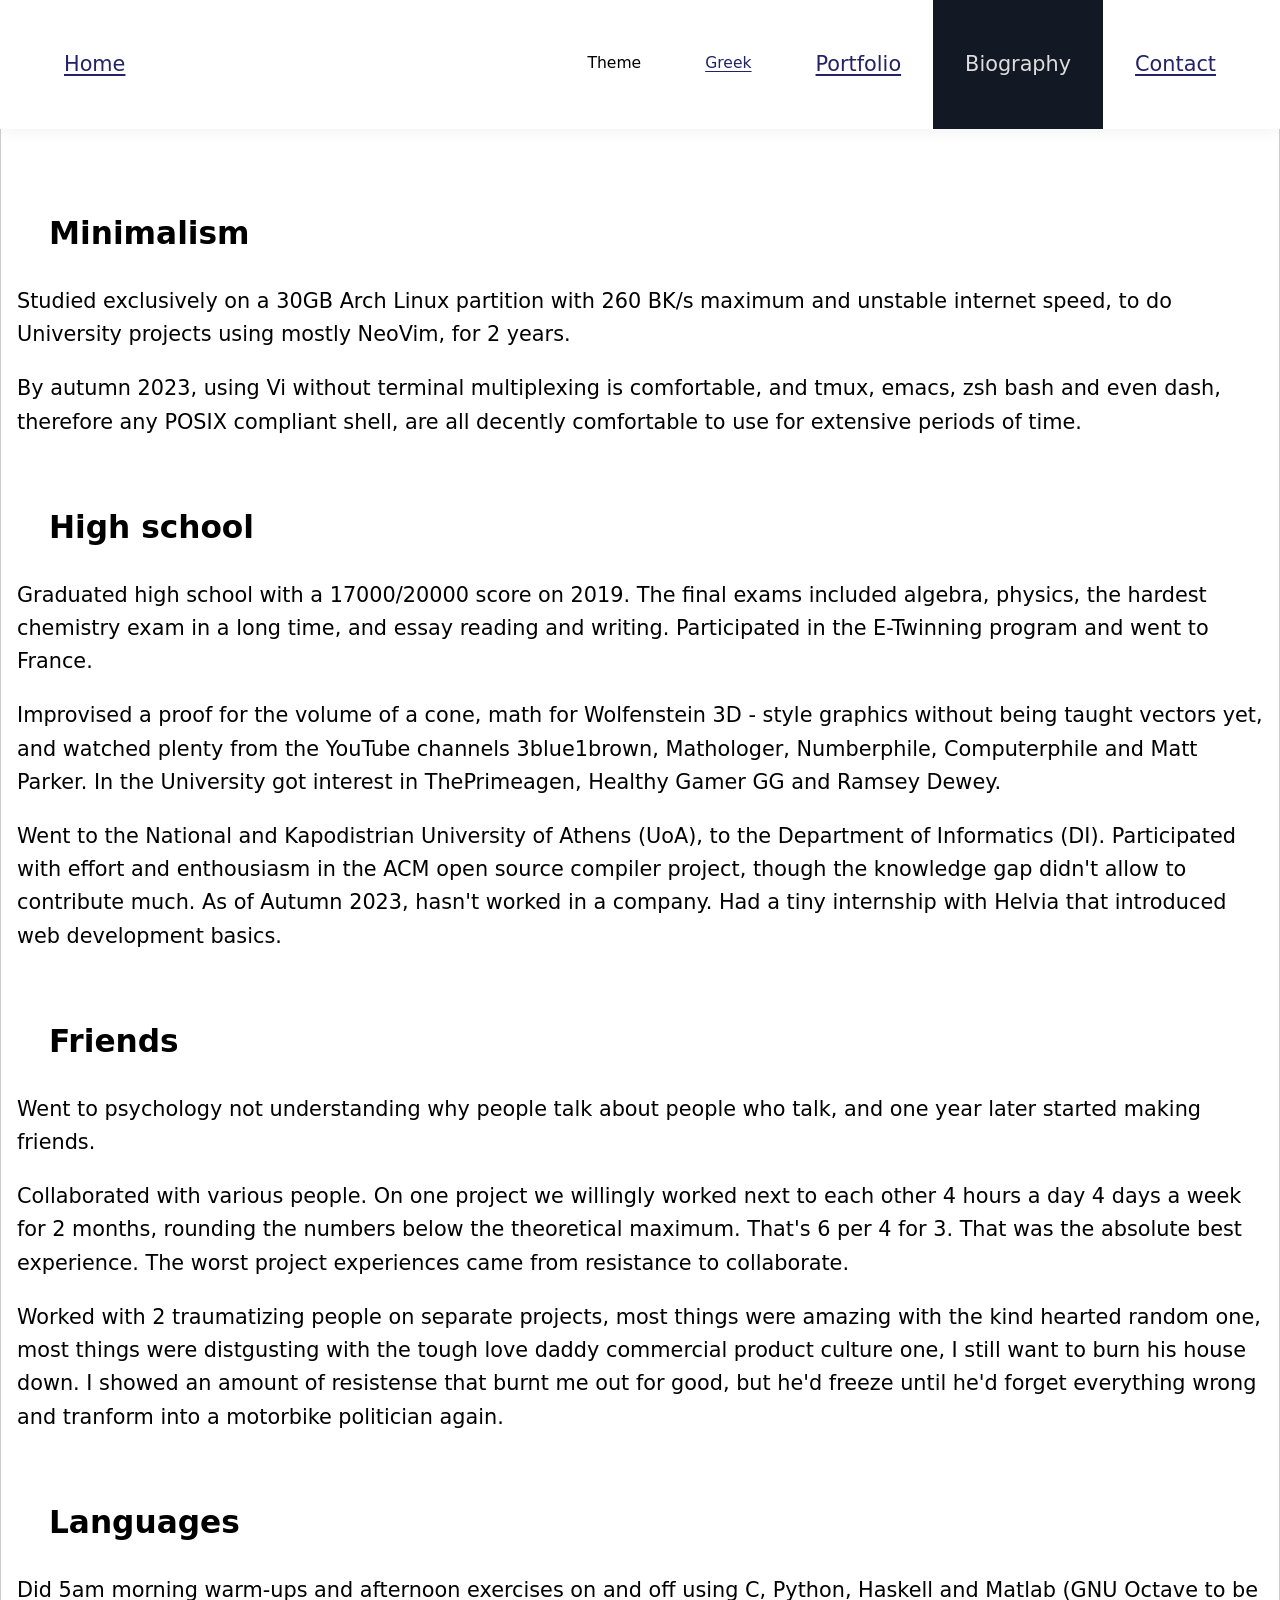
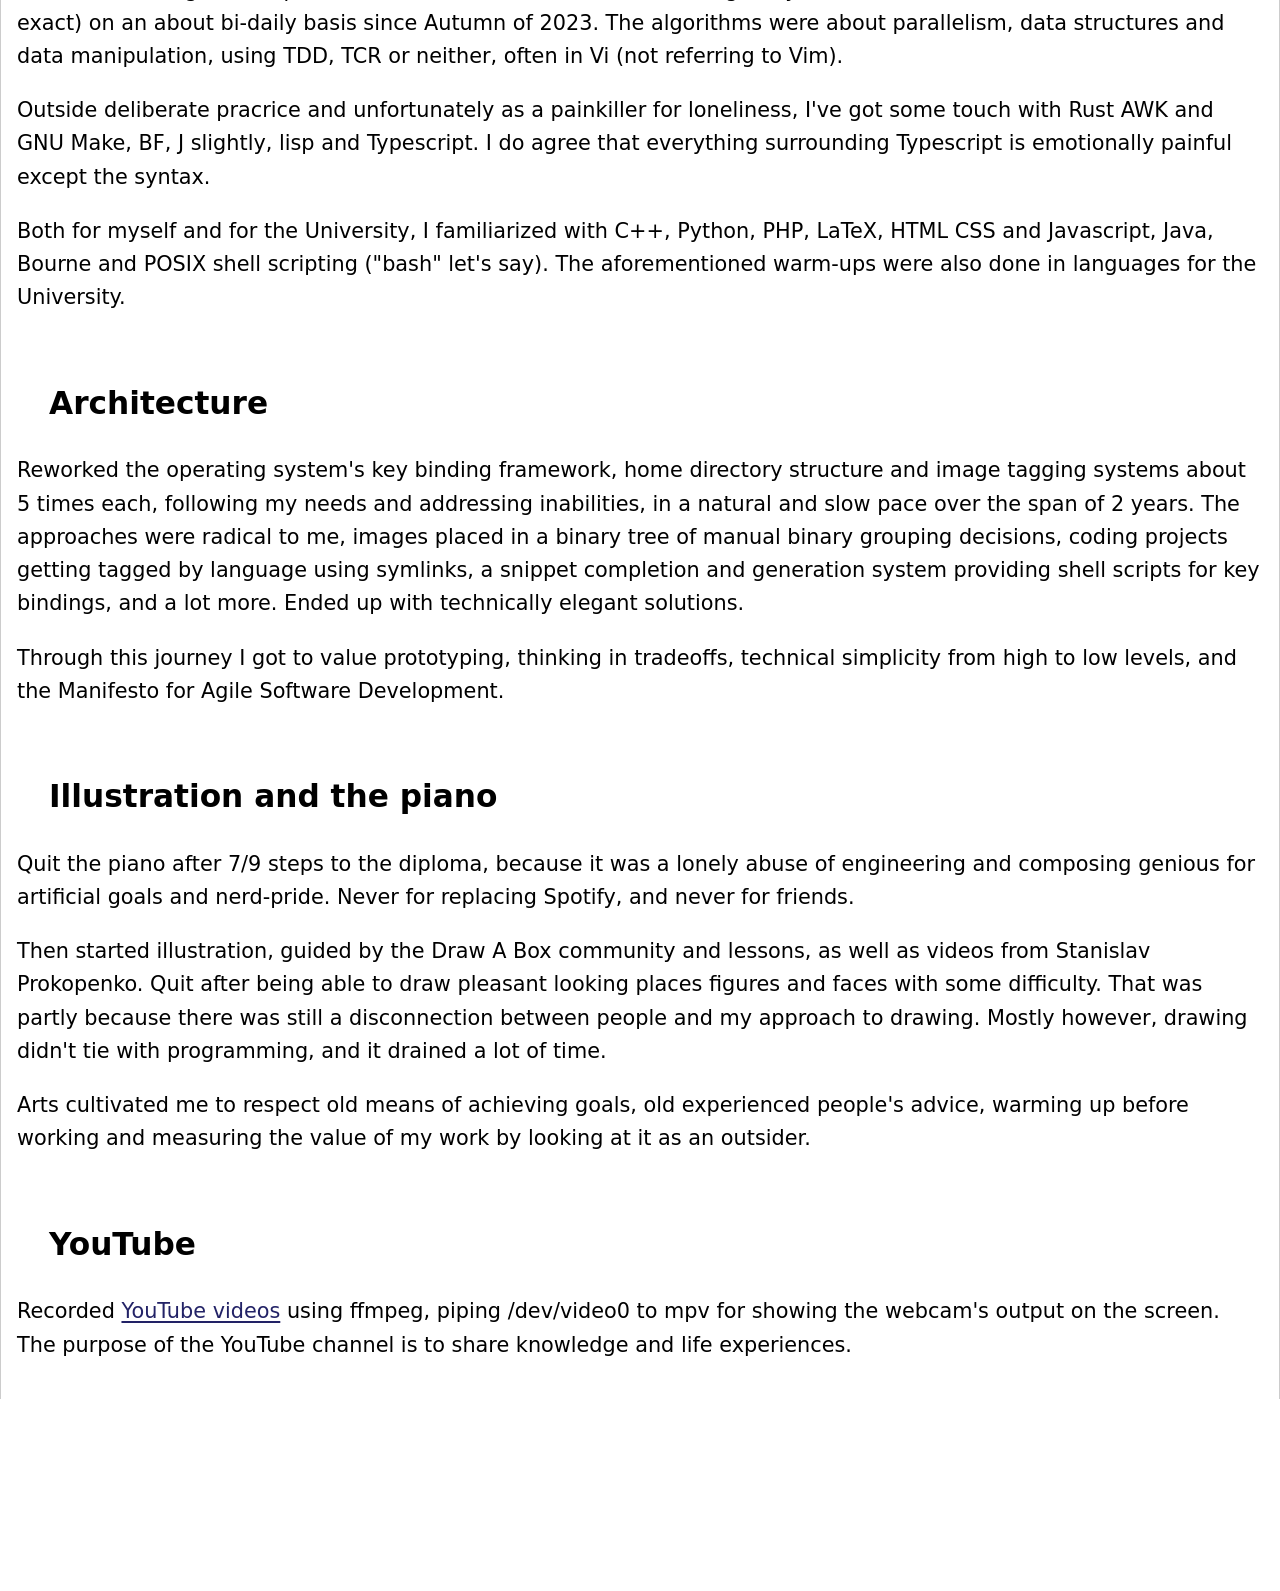
<file: old-versions/13-before-abandoning/en/biography.html>
<!DOCTYPE HTML>

<html lang="en">
  <head>

    <title>Theodore - Biography</title>

    <meta name="author" content="Dimakopoulos Theodoros">
    <meta name="viewport" content="width=device-width, initial-scale=1">
    <meta charset="UTF-8">

    <style>
/* from common/wraps/html-body.css */
/* License at the bottom. */

html { color-scheme: light dark; }

.be-like-h1, h1 {
  text-align: center;
  font-size: 2em;
  display: block;
}

h2 { margin-top: 4rem; margin-left: 2rem; }

.phone-screen { font-size: 1.2rem; }
@media screen and (max-width: 1200px) {
  .free-media-query { font-size: 1.2rem; }
}
.desktop-screen { font-size: 1.3rem; }
@media screen and (min-width: 1200px) {
  .free-media-query { font-size: 1.3rem; }
}

.phone-screen h2 { margin-top: 4rem; }
@media screen and (max-width: 1200px) {
  .free-media-query h2 { margin-top: 4rem; }
}

.phone-screen .m-like-h1,
.phone-screen .be-like-h1,
.phone-screen h1 {
  margin-top: 4rem;
  margin-bottom: 2rem;
}
@media screen and (max-width: 1200px) {
  .free-media-query .m-like-h1,
  .free-media-query .be-like-h1,
  .free-media-query h1 {
    margin-top: 4rem;
    margin-bottom: 2rem;
  }
}
.desktop-screen .m-like-h1,
.desktop-screen .be-like-h1,
.desktop-screen h1 {
  margin-top: 12rem;
  margin-bottom: 6rem;
}
@media screen and (min-width: 1200px) {
  .free-media-query .m-like-h1,
  .free-media-query .be-like-h1,
  .free-media-query h1 {
    margin-top: 12rem;
    margin-bottom: 6rem;
  }
}

h2.saner-h2 {
  margin: initial;
}

/*
Copyright (c) 2023 Dimakopoulos Theodoros

[common/wraps/html-body.css goes on]
OUT OF OR IN CONNECTION WITH THE SOFTWARE OR THE USE OR OTHER DEALINGS IN THE
SOFTWARE.
*/
/* from common/menu-bar/css/default.css */
.debug-mode .menu-bar a,
.debug-mode .menu-bar span {
  border: red 1px dashed;
}
.menu-bar, .hamburger-nav-list {
  background-color: var(--panel-normal, #eee);
  background-color: var(--panel-normal, #eee);
  box-shadow: var(--shadow, #ccc) 0 0 1rem 0;
}

/*
Copyright (c) 2023 Dimakopoulos Theodoros

[common/menu-bar/css/default.css goes on]
OUT OF OR IN CONNECTION WITH THE SOFTWARE OR THE USE OR OTHER DEALINGS IN THE
SOFTWARE.
*/
/* from common/menu-bar/css/phone.css */
/* License at the bottom. */

.hamburger-nav-list {
  border-radius: 5px;
  position: absolute;
  top: 3.5rem;
  right: 1rem;
}

.menu-bar > a {
  padding: 0.2rem 1rem;
}

.hamburger-checkbox {
  opacity: 1%;
  position: absolute;
  right: 0;
  bottom: 0;
}

:not(.hamburger-on)
.hamburger-checkbox:not(:checked)
+ label
+ .hamburger-nav-list {
  display: none;
}

 .debug-mode .hamburger-checkbox {
  opacity: 50%;
}

/*
Copyright (c) 2023 Dimakopoulos Theodoros

[common/menu-bar/css/phone.css goes on]
OUT OF OR IN CONNECTION WITH THE SOFTWARE OR THE USE OR OTHER DEALINGS IN THE
SOFTWARE.
*/
/* from common/css-snippets/morph.css */
/* License at the bottom */

.dont-be-like-button {
  font-family: inherit;
  font-size: inherit;
  color: inherit;
  background-color: inherit;
  border: none;
}

.dont-be-like-list {
  padding-left: 0;
  list-style: none;
  margin: 0 0;
}

.dont-be-like-link {
  text-decoration: none;
  color: var(--foreground-normal, black);
}

.dont-be-like-table,
.dont-be-like-table > tbody,
.dont-be-like-table > tbody > tr,
.dont-be-like-table > tbody > tr > td {
  display: block;
}
@media screen and (max-width: 1200px) {
  .free-media-query .phone-dont-be-like-table,
  .free-media-query .phone-dont-be-like-table > tbody,
  .free-media-query .phone-dont-be-like-table > tbody > tr,
  .free-media-query .phone-dont-be-like-table > tbody > tr > td {
    display: block;
  }
}
.phone-screen .phone-dont-be-like-table,
.phone-screen .phone-dont-be-like-table > tbody,
.phone-screen .phone-dont-be-like-table > tbody > tr,
.phone-screen .phone-dont-be-like-table > tbody > tr > td {
  display: block;
}

.abs-t-r {
  position: absolute;
  top: 0;
  right: 0;
}
.hamburger-prettify {
  line-height: calc(100% - 10px);
  padding: 8px 2rem;
  font-size: 2.5rem;
  color: var(--fat-lines, #222);
}

/*
Copyright (c) 2023 Dimakopoulos Theodoros

[common/css-snippets/morph.css goes on]
OUT OF OR IN CONNECTION WITH THE SOFTWARE OR THE USE OR OTHER DEALINGS IN THE
SOFTWARE.
*/
/* from common/css-snippets/popup.css */
/* License at the bottom. */

.bg-select, .debug-mode .bg-select {
  background-color: var(--selection, #444);
}

.fat-ghost-on-check:checked + label::before {
  content: "";
  width: 100vw;
  height: 100vh;
  position: absolute;
  top: 0;
  right: 0;
}
.debug-mode .fat-ghost-on-check:checked + label::before {
  width: 0;
  height: 0;
}


/*
Copyright (c) 2023 Dimakopoulos Theodoros

[common/css-snippets/popup.css goes on]
OUT OF OR IN CONNECTION WITH THE SOFTWARE OR THE USE OR OTHER DEALINGS IN THE
SOFTWARE.
*/
/* from common/css-snippets/fade.css */
.phone-screen .desktop { display: none; }
@media screen and (max-width: 1200px) {
  .free-media-query .desktop { display: none; }
}

.desktop-screen .phone { display: none; }
@media screen and (min-width: 1200px) {
  .free-media-query .phone { display: none; }
}

/*
Copyright (c) 2023 Dimakopoulos Theodoros

[common/css-snippets/fade.css goes on]
OUT OF OR IN CONNECTION WITH THE SOFTWARE OR THE USE OR OTHER DEALINGS IN THE
SOFTWARE.
*/
/* from common/css-snippets/margin-padding.css */
/* License at the bottom. */

.pad-no-ln-h > * {
  line-height: 1em;
  padding-top: 5px;
}

.p1, .inside-p1 > *, .iinside-p1 > * > * { padding: 0.5rem 0.5rem; }

.p2, .inside-p2 > *, .iinside-p2 > * > * { padding: 1rem 1rem; }
.pl2 { padding-left: 1rem; }
.ml2 { margin-left: 1rem; }

.pl3 { padding-left: 2rem; }
.ml3 { margin-left: 2rem; }

.ptb1 { padding-top: 0.5rem; padding-bottom: 0.5rem; }
.mtb1 { margin-top: 0.5rem; margin-bottom: 0.5rem; }

.mtb4 { margin-top: 12rem; margin-bottom: 8rem; }

.mtb-like-p { margin-top: 1em; margin-bottom: 1em; }

.ptb2 { padding-top: 1rem; padding-bottom: 1rem; }
.mtb2 { margin-top: 1rem; margin-bottom: 1rem; }

.p3, .inside-p3 > *, .iinside-p3 > * > * { padding: 3rem 2rem; }
.m3, .inside-m3 > *, .iinside-m3 > * > * { margin: 3rem 2rem; }

.iinside-mtb3 > * > * { margin-top: 3rem; margin-bottom: 3rem; }
@media screen and (max-width: 1200px) {
  .free-media-query .phone-mtb3,
  .free-media-query .phone-inside-mtb3 > *,
  .free-media-query .phone-iinside-mtb3 > * > * {
    margin-top: 3rem;
    margin-bottom: 3rem;
  }
}
.phone-screen .phone-mtb3,
.phone-screen .phone-inside-mtb3 > *,
.phone-screen .phone-iinside-mtb3 > * > * {
  margin-top: 3rem;
  margin-bottom: 3rem;
}

@media screen and (min-width: 1200px) {
  .free-media-query .desktop-iinside-p2 > * > * { padding: 1rem 1rem; }
  .free-media-query .desktop-iinside-p3 > * > * { padding: 3rem 2rem; }
}
.desktop-screen .desktop-iinside-p2 > * > * { padding: 1rem 1rem; }
.desktop-screen .desktop-iinside-p3 > * > * { padding: 3rem 2rem; }

@media screen and (min-width: 1200px) {
  .free-media-query .desktop-mtb4 {
    margin-top: 8rem;
    margin-bottom: 3rem;
  }
}
.desktop-screen .desktop-mtb4 {
  margin-top: 6rem;
  margin-bottom: 3rem;
}

.iinside-last-child-fat > *:last-child > * { padding-right: 4rem; }
.iinside-first-child-fat > *:first-child > * { padding-left: 4rem; }
.iinside-first-child-ffat > *:first-child > * {
  padding-left: 4rem;
  padding-right: 4rem;
}

.inside-first-child-mra > *:first-child { margin-right: auto; }

.m0a { margin: 0 auto; }
@media screen and (max-width: 1200px) {
  .free-media-query .phone-m0a { margin: 0 auto; }
}
.phone-screen .phone-m0a { margin: 0 auto; }

.mlra { margin-left: auto; margin-right: auto; }

.m0 { margin: 0; }

.phone-screen .phone-p1 { padding: 0.5rem; }
.phone-screen .phone-p2 { padding: 1rem; }
@media screen and (max-width: 1200px) {
  .free-media-query .phone-p1 { padding: 0.5rem; }
  .free-media-query .phone-p2 { padding: 1rem; }
}

/*
Copyright (c) 2023 Dimakopoulos Theodoros

[common/css-snippets/margin-padding.css goes on]
OUT OF OR IN CONNECTION WITH THE SOFTWARE OR THE USE OR OTHER DEALINGS IN THE
SOFTWARE.
*/
/* from common/css-snippets/width-border.css */
/* License at the bottom */

.newspaper {
  width: min(100% - 2rem - 2px, 35cm);
  margin: 0 auto;
}

.bar-center {
  width: min(150rem, 100%);
  margin: 0 auto;
}

.ovf-hid { overflow: hidden; }

.lrline {
  border-right: var(--line, #eee) 1px solid;
  border-left: var(--line, #eee) 1px solid;
}

.w-h-max-cont {
  width: max-content;
  height: max-content;
}

/*
Copyright (c) 2023 Dimakopoulos Theodoros

[common/css-snippets/width-border.css goes on]
OUT OF OR IN CONNECTION WITH THE SOFTWARE OR THE USE OR OTHER DEALINGS IN THE
SOFTWARE.
*/
/* from common/css-snippets/display-position.css */
/* License at the bottom. */

.round { border-radius: 5px; }

.flex-row-spbet {
  display: flex;
  flex-direction: row;
  justify-content: space-between;
}
.flex-row-spar {
  display: flex;
  flex-direction: row;
  justify-content: space-evenly;
}
.grid { display: grid; }
.gap-2 { gap: 3rem; }
.grid-col-to-row { grid-auto-flow: column; }
@media screen and (max-width: 1200px) {
  .free-media-query .grid-col-to-row { grid-auto-flow: row; }
}
.phone-screen .grid-col-to-row { grid-auto-flow: row; }
.desktop-screen .grid-col-to-row { grid-auto-flow: column; }

@media screen and (max-width: 1200px) {
  .free-media-query .phone-scroll-x { overflow-x: scroll; }
}
.phone-screen .phone-scroll-x { overflow-x: scroll; }

.inl-bl, .inside-inl-bl > * { display: inline-block; }
.block , .inside-block > * { display: block; }
.disp-none { display: none; }

.sticky { position: sticky; top: 0; }
.relative { position: relative; }
.absolute { position: absolute; }

/*
Copyright (c) 2023 Dimakopoulos Theodoros

[common/css-snippets/display-position.css goes on]
OUT OF OR IN CONNECTION WITH THE SOFTWARE OR THE USE OR OTHER DEALINGS IN THE
SOFTWARE.
*/
/* from common/css-snippets/text.css */
/* License at the bottom. */

.default-font-family { font-family: system-ui; }
.default-ln-h { line-height: 1.6; }

.ln-h-1em { line-height: 1em; }

.txt-cent { text-align: center; }
@media screen and (max-width: 1200px) {
  .free-media-query .phone-txt-cent { text-align: center; }
}
.phone-screen .phone-txt-cent { text-align: center; }

.smol, .dont-be-like-button.smol {
  font-size: 75%;
  line-height: 2em;
}
.phone-screen .phone-smol { font-size: 75%; }
.desktop-screen .desktop-smol { font-size: 75%; }
@media screen and (max-width: 1200px) {
  .free-media-query .phone-smol { font-size: 75%; }
}
@media screen and (min-width: 1200px) {
  .free-media-query .desktop-smol { font-size: 75%; }
}

.fat { font-size: 130%; }
.ffat { font-size: 130%; letter-spacing: 0.1rem; }

/*
Copyright (c) 2023 Dimakopoulos Theodoros

[common/css-snippets/text.css goes on]
OUT OF OR IN CONNECTION WITH THE SOFTWARE OR THE USE OR OTHER DEALINGS IN THE
SOFTWARE.
*/
/* from common/light-dark-theme/from-outside.css */
.light-themed,
.dark-themed .inverse-theme {
  --background-normal: #fff;
  --background-2: var(--code-background);
  --foreground-normal: #000;
  --foreground-2: #ddd;
}
.dark-themed,
.light-themed .inverse-theme {
  --background-normal: #404045;
  --background-2: #ddd;
  --foreground-normal: #ddd;
  --foreground-2: #000;
}

.fg2 { color: var(--foreground-2); }
.bg2 { background-color: var(--background-2); }

.inverse-theme,
.theme-wrapper {
  background-color: var(--background-normal);
  color: var(--foreground-normal);
}

/*
Copyright (c) 2023 Dimakopoulos Theodoros

[common/light-dark-theme/from-outside.css goes on]
OUT OF OR IN CONNECTION WITH THE SOFTWARE OR THE USE OR OTHER DEALINGS IN THE
SOFTWARE.
*/
/* from common/light-dark-theme/panels.css */
/* License at the bottom. */

.debug-red {
  background-color: red;
}

.light-themed {
  --panel-normal: var(--background-normal);
  --shadow: rgba(0, 0, 0, 7%);

  --code-background: #121824;
  --code-font: #aaa;

  --code-background-gray: #181410;
}
.dark-themed {
  --panel-normal: var(--background-normal);
  --shadow: rgba(0, 0, 0, 10%);

  --code-background: #121824;
  --code-font: #aaa;

  --code-background-gray: #262630;
}

.brown {
  background-color: var(--code-background-gray, #000);
  color: var(--code-font, #aaa);
}
.blue {
  background-color: var(--code-background, #000);
  color: var(--code-font, #aaa);
}

.light-themed {
  --selection: #e0e0e8;
  --fat-lines: #222;
  --line: #ccc;
  --contrast: #444;
}
.dark-themed {
  --selection: #505058;
  --fat-lines: #999;
  --line: #555;
  --contrast: #aaa;
}

/*
Copyright (c) 2023 Dimakopoulos Theodoros

[common/light-dark-theme/panels.css goes on]
OUT OF OR IN CONNECTION WITH THE SOFTWARE OR THE USE OR OTHER DEALINGS IN THE
SOFTWARE.
*/
/* from common/light-dark-theme/links.css */
/* License at the bottom. */

.light-themed {
  --link-normal: #226;
  --link-visited: #404;
  --link-hover: #22a;
  --link-visited-hover: #806;
  --hover: rgba(0, 0, 128, 4%);
}
.dark-themed {
  --link-normal: #aad;
  --link-visited: #c9b;
  --link-hover: #99f;
  --link-visited-hover: #f8b;
  --hover: rgba(128, 128, 255, 6%);
}

a .be-like-link, a:not(.dont-be-like-link) {
  text-decoration: underline;
  text-underline-offset: 0.2rem;
  color: var(--link-normal);
  transition: color linear 0.05s;
}
a:visited .be-like-link, a:not(.dont-be-like-link):visited {
  color: var(--link-visited);
}
a:hover .be-like-link, a:not(.dont-be-like-link):hover {
  text-underline-offset: 0.15rem;
  color: var(--link-hover);
  background-color: var(--hover);
}
a:visited:hover .be-like-link, a:not(.dont-be-like-link):visited:hover {
  color: var(--link-visited-hover);
}

.buttony:hover {
  cursor: pointer;
  background-color: var(--hover);
}
 
/*
Copyright (c) 2023 Dimakopoulos Theodoros

[common/light-dark-theme/links.css goes on]
OUT OF OR IN CONNECTION WITH THE SOFTWARE OR THE USE OR OTHER DEALINGS IN THE
SOFTWARE.
*/

    </style>
    <script>
/* from common/light-dark-theme/functions.js */
// License at the bottom.

function setUpThemeSwitches() {
  forEachThemeSwitch(makeItToggleTheTheme);
}

function applyStoredTheme() {
  if (getThemeIsDark())
    showDarkness();
  else
    showBrightness();
}

function forEachThemeSwitch(callback) {
  const themeSwitches = document.getElementsByClassName("theme-switch");
  for (let i = 0; i < themeSwitches.length; i++)
    callback(themeSwitches[i]);
}
function makeItToggleTheTheme(themeSwitch) {
  themeSwitch.addEventListener("click", toggleTheme);
}

function getThemeIsDark() {
  return "dark" === localStorage.getItem('preferredTheme');
}
function storeDarkTheme() {
  localStorage.setItem('preferredTheme', 'dark');
}
function storeLightTheme() {
  localStorage.setItem('preferredTheme', 'light');
}
function showDarkness() {
  const classList = document.getElementById('theme-wrapper').classList;
  classList.remove("light-themed");
  classList.add("dark-themed");
}
function showBrightness() {
  const classList = document.getElementById('theme-wrapper').classList;
  classList.remove("dark-themed");
  classList.add("light-themed");
}

function makeItDark() {
  showDarkness();
  storeDarkTheme();
}
function makeItBright() {
  showBrightness();
  storeLightTheme();
}

function toggleTheme() {
  if (getThemeIsDark())
    makeItBright();
  else
    makeItDark();
}

/*
Copyright (c) 2023 Dimakopoulos Theodoros

[common/light-dark-theme/functions.js goes on]
OUT OF OR IN CONNECTION WITH THE SOFTWARE OR THE USE OR OTHER DEALINGS IN THE
SOFTWARE.
*/

    </script>

  </head>
  <body class="default-ln-h default-font-family default-font-size m0">
    <div
      id="theme-wrapper"
      class="theme-wrapper"
      style="padding-bottom: 12rem"
    >
      <script> applyStoredTheme(); </script>

<header class='free-media-query sticky'>
<nav class='menu-bar bar-center relative'>
  <span class='
    menu-bar-title phone inl-bl ptb1 pl3
  '>Biography</span>
  <ul class='
    desktop dont-be-like-list flex-row-spbet
    iinside-last-child-fat iinside-first-child-ffat
    inside-first-child-mra
    iinside-p3
  '><li class='inside-block'><a href='../en/index.html'>Home</a></li><li class='inside-block'>
<button
  class='theme-switch dont-be-like-button buttony line-h-1em smol'
  style='width: 100%; text-align: left;'
>
Theme
</button>
</li><li class='inside-block'><a class='smol' href='../gr/biography.html'>Greek</a></li><li class='inside-block'><a href='../en/portfolio.html'>Portfolio</a></li><li class='inside-block'><span class='bg2 fg2'>Biography</span></li><li class='inside-block'><a href='../en/contact.html'>Contact</a></li></ul>
  <input
  id='hamburger-checkbox-677'
  type='checkbox'
  class='hamburger-checkbox phone fat-ghost-on-check'
/>
<label
  for='hamburger-checkbox-677'
  class='abs-t-r hamburger-prettify phone inl-bl'
  role='img'
  aria-label='show menu'
> ☰</label>
  <ul class='
    hamburger-nav-list
    phone dont-be-like-list iinside-p2 absolute round ovf-hid
  '><li class='inside-block'><a href='../en/index.html'>Home</a></li><li class='inside-block'>
<button
  class='theme-switch dont-be-like-button buttony line-h-1em smol'
  style='width: 100%; text-align: left;'
>
Theme
</button>
</li><li class='inside-block'><a class='smol' href='../gr/biography.html'>Greek</a></li><li class='inside-block'><a href='../en/portfolio.html'>Portfolio</a></li><li class='inside-block'><span class='bg2 fg2'>Biography</span></li><li class='inside-block'><a href='../en/contact.html'>Contact</a></li></ul>
</nav>
</header>

<main class='free-media-query newspaper lrline p2'>
<section><!-- XML '<all>' -->
  <h2>
    <!-- XML '<gr>...</gr>' -->
    <!-- XML '<en>' -->Minimalism<!-- XML '</en>' -->
  </h2>
  <p>
    <!-- XML '<gr>...</gr>' -->
    <!-- XML '<en>' -->
      Studied exclusively on a 30GB Arch Linux partition with
      260 BK/s maximum and unstable internet speed,
      to do University projects using mostly NeoVim, for 2 years.
    <!-- XML '</en>' -->
  </p>
  <p>
    <!-- XML '<gr>...</gr>' -->
    <!-- XML '<en>' -->
      By autumn 2023,
      using Vi without terminal multiplexing is comfortable,
      and tmux, emacs, zsh bash and even dash,
      therefore any POSIX compliant shell,
      are all decently comfortable
      to use for extensive periods of time.
    <!-- XML '</en>' -->
  </p>

<!-- XML '</all>' --><section><!-- XML '<all>' -->
  <h2><!-- XML '<en>' -->High school<!-- XML '</en>' --></h2>
  <p>
    <!-- XML '<en>' -->
      Graduated
      <!-- XML INVALID LINK -->high school<!-- XML </a> -->
      with a 17000/20000 score on 2019.
      The final exams included algebra, physics,
      <!-- XML INVALID LINK -->the hardest
      chemistry exam in a long time<!-- XML </a> -->,
      and essay reading and writing.
      Participated in the
      <!-- XML INVALID LINK -->E-Twinning<!-- XML </a> -->
      program and went to France.
    <!-- XML '</en>' -->
  </p>
  <p>
    <!-- XML '<en>' -->
      Improvised a proof for the volume of a cone,
      math for Wolfenstein 3D - style graphics
      without being taught vectors yet,
      and watched plenty from the YouTube channels
    <!-- XML '</en>' -->
    <!-- XML INVALID LINK -->3blue1brown<!-- XML </a> -->,
    <!-- XML INVALID LINK -->Mathologer<!-- XML </a> -->,
    <!-- XML INVALID LINK -->Numberphile<!-- XML </a> -->,
    <!-- XML INVALID LINK -->Computerphile<!-- XML </a> -->
    <!-- XML '<en>' -->and<!-- XML '</en>' -->
    <!-- XML INVALID LINK -->Matt Parker<!-- XML </a> -->.

    <!-- XML '<en>' -->In the University got interest in<!-- XML '</en>' -->
    <!-- XML INVALID LINK -->ThePrimeagen<!-- XML </a> -->,
    <!-- XML INVALID LINK -->Healthy Gamer GG<!-- XML </a> --> and
    <!-- XML INVALID LINK -->Ramsey Dewey<!-- XML </a> -->.
  </p>
  <p>
    <!-- XML '<en>' -->
      Went to the
      National and Kapodistrian University of Athens (UoA),
      to the
      <!-- XML INVALID LINK -->Department of Informatics (DI)<!-- XML </a> -->.
      Participated with effort and enthousiasm in the
      <!-- XML INVALID LINK -->ACM open source compiler project<!-- XML </a> -->,
      though the knowledge gap didn't allow to contribute much.
      As of Autumn 2023, hasn't worked in a company.
      Had a tiny internship with
      <!-- XML INVALID LINK -->Helvia<!-- XML </a> -->
      that introduced web development basics.
    <!-- XML '</en>' -->
  </p>
<!-- XML '</all>' --><section><!-- XML '<all>' -->
  <h2><!-- XML '<en>' -->Friends<!-- XML '</en>' --></h2>
  <p>
    <!-- XML '<en>' -->
      Went to psychology not understanding why people talk
      about people who talk, and one year later
      started making friends.
    <!-- XML '</en>' -->
  </p>
  <p>
    <!-- XML '<en>' -->
      Collaborated with various people.
      On one project we willingly worked next to each other
      4 hours a day 4 days a week for 2 months,
      rounding the numbers below the theoretical maximum.
      That's 6 per 4 for 3.
      That was the absolute best experience.
      The worst project experiences came from
      resistance to collaborate.
    <!-- XML '</en>' -->
  </p>
  <p>
    <!-- XML '<en>' -->
      Worked with 2 traumatizing people on separate projects,
      most things were amazing with
      the kind hearted random one,
      most things were distgusting with
      the tough love daddy commercial product culture one,
      I still want to burn his house down.
      I showed an amount of resistense that
      burnt me out for good, but
      he'd freeze until he'd forget everything wrong
      and tranform into a motorbike politician again.
    <!-- XML '</en>' -->
  </p>
      
<!-- XML '</all>' --><section><!-- XML '<all>' -->
  <h2><!-- XML '<en>' -->Languages<!-- XML '</en>' --></h2>
  <p>
    <!-- XML '<en>' -->
      Did 5am morning warm-ups and afternoon exercises
      on and off using C, Python, Haskell and Matlab
      (GNU Octave to be exact)
      on an about bi-daily basis since Autumn of 2023.
      The algorithms were about parallelism,
      data structures and data manipulation,
      using
      <!-- XML INVALID LINK -->TDD<!-- XML </a> -->,
      <!-- XML INVALID LINK -->TCR<!-- XML </a> -->
      or neither, often in Vi (not referring to Vim).
    <!-- XML '</en>' -->
  </p>
  <p>
    <!-- XML '<en>' -->
      Outside deliberate pracrice and unfortunately
      as a painkiller for loneliness,
      I've got some touch with
      Rust AWK and GNU Make, BF,
      <!-- XML INVALID LINK -->J<!-- XML </a> -->
      slightly, lisp and Typescript.
      I do agree that everything surrounding Typescript
      is emotionally painful except the syntax.
    <!-- XML '</en>' -->
  </p>
  <p>
    <!-- XML '<en>' -->
      Both for myself and for the University,
      I familiarized with
      C++, Python, PHP, LaTeX, HTML CSS and Javascript,
      Java, Bourne and POSIX shell scripting ("bash" let's say).
      The aforementioned warm-ups were also done
      in languages for the University.
    <!-- XML '</en>' -->
  </p>
<!-- XML '</all>' --><section><!-- XML '<all>' -->
  <h2><!-- XML '<en>' -->Architecture<!-- XML '</en>' --></h2>
  <p>
    <!-- XML '<en>' -->
      Reworked the operating system's
      key binding framework, home directory structure and image tagging
      systems about 5 times each,
      following my needs and addressing inabilities,
      in a natural and slow pace over the span of 2 years.
      The approaches were radical to me,

      images placed in a binary tree
      of manual binary grouping decisions,

      coding projects getting tagged
      by language using symlinks,

      a snippet completion and generation system
      providing shell scripts for key bindings,

      and a lot more.
      Ended up with technically elegant solutions.
    <!-- XML '</en>' -->
  </p>
  <p>
    <!-- XML '<en>' -->
      Through this journey I got to value
      prototyping,
      thinking in tradeoffs,
      technical simplicity from high to low levels,
      and <!-- XML INVALID LINK -->the Manifesto
      for Agile Software Development<!-- XML </a> -->.
    <!-- XML '</en>' -->
  </p>
<!-- XML '</all>' --><section><!-- XML '<all>' -->
  <h2><!-- XML '<en>' -->Illustration and the piano<!-- XML '</en>' --></h2>
  <p>
    <!-- XML '<en>' -->
      Quit the piano after 7/9 steps to the diploma,
      because it was a lonely abuse
      of engineering and composing genious
      for artificial goals and nerd-pride.
      Never for replacing Spotify,
      and never for friends.
    <!-- XML '</en>' -->
  </p>
  <p>
    <!-- XML '<en>' -->
      Then started illustration, guided by
      <!-- XML INVALID LINK -->the Draw A Box community and lessons<!-- XML </a> -->,
      as well as videos from
      <!-- XML INVALID LINK -->Stanislav Prokopenko<!-- XML </a> -->.
      Quit after being able to draw pleasant looking
      places figures and faces with some difficulty.
      That was partly because
      there was still a disconnection
      between people and my approach to drawing.
      Mostly however, drawing didn't tie with programming,
      and it drained a lot of time.
    <!-- XML '</en>' -->
  </p>
  <p>
    <!-- XML '<en>' -->
      Arts cultivated me to respect
      old means of achieving goals,
      old experienced people's advice,
      warming up before working
      and measuring the value of my work
      by looking at it as an outsider.
    <!-- XML '</en>' -->
  </p>
<!-- XML '</all>' --><section><!-- XML '<all>' -->
  <h2><!-- XML '<en>' -->YouTube<!-- XML '</en>' --><!-- XML '<gr>...</gr>' --></h2>
  <p>
    <!-- XML '<en>' -->
      Recorded
      <a href=https://www.youtube.com/@theodorealenas317>YouTube videos</a>
      using ffmpeg,
      piping /dev/video0 to mpv
      for showing the webcam's output on the screen.
      The purpose of the YouTube channel is
      to share knowledge and life experiences.
    <!-- XML '</en>' -->
  </p>
<!-- XML '</all>' -->
</main>

      <script> setUpThemeSwitches(); </script>
    </div>
  </body>
</html>
</file>
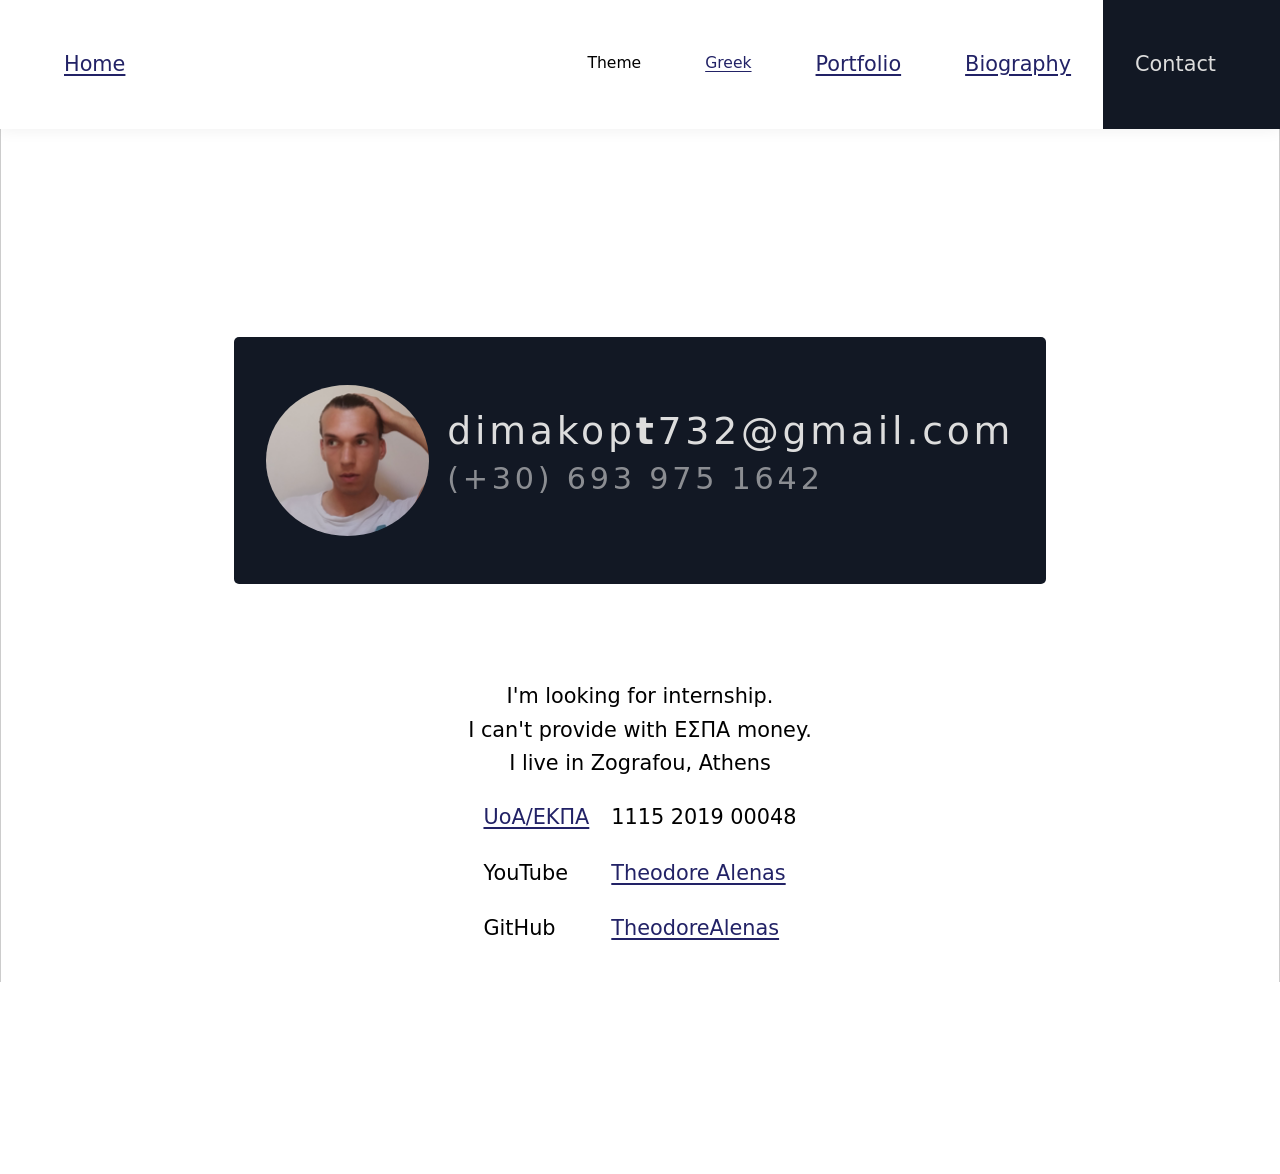
<file: old-versions/13-before-abandoning/en/contact.html>
<!DOCTYPE HTML>

<html lang="en">
  <head>

    <title>Theodore - Contact</title>

    <meta name="author" content="Dimakopoulos Theodoros">
    <meta name="viewport" content="width=device-width, initial-scale=1">
    <meta charset="UTF-8">

    <style>
/* from common/wraps/html-body.css */
/* License at the bottom. */

html { color-scheme: light dark; }

.be-like-h1, h1 {
  text-align: center;
  font-size: 2em;
  display: block;
}

h2 { margin-top: 4rem; margin-left: 2rem; }

.phone-screen { font-size: 1.2rem; }
@media screen and (max-width: 1200px) {
  .free-media-query { font-size: 1.2rem; }
}
.desktop-screen { font-size: 1.3rem; }
@media screen and (min-width: 1200px) {
  .free-media-query { font-size: 1.3rem; }
}

.phone-screen h2 { margin-top: 4rem; }
@media screen and (max-width: 1200px) {
  .free-media-query h2 { margin-top: 4rem; }
}

.phone-screen .m-like-h1,
.phone-screen .be-like-h1,
.phone-screen h1 {
  margin-top: 4rem;
  margin-bottom: 2rem;
}
@media screen and (max-width: 1200px) {
  .free-media-query .m-like-h1,
  .free-media-query .be-like-h1,
  .free-media-query h1 {
    margin-top: 4rem;
    margin-bottom: 2rem;
  }
}
.desktop-screen .m-like-h1,
.desktop-screen .be-like-h1,
.desktop-screen h1 {
  margin-top: 12rem;
  margin-bottom: 6rem;
}
@media screen and (min-width: 1200px) {
  .free-media-query .m-like-h1,
  .free-media-query .be-like-h1,
  .free-media-query h1 {
    margin-top: 12rem;
    margin-bottom: 6rem;
  }
}

h2.saner-h2 {
  margin: initial;
}

/*
Copyright (c) 2023 Dimakopoulos Theodoros

[common/wraps/html-body.css goes on]
OUT OF OR IN CONNECTION WITH THE SOFTWARE OR THE USE OR OTHER DEALINGS IN THE
SOFTWARE.
*/
/* from common/menu-bar/css/default.css */
.debug-mode .menu-bar a,
.debug-mode .menu-bar span {
  border: red 1px dashed;
}
.menu-bar, .hamburger-nav-list {
  background-color: var(--panel-normal, #eee);
  background-color: var(--panel-normal, #eee);
  box-shadow: var(--shadow, #ccc) 0 0 1rem 0;
}

/*
Copyright (c) 2023 Dimakopoulos Theodoros

[common/menu-bar/css/default.css goes on]
OUT OF OR IN CONNECTION WITH THE SOFTWARE OR THE USE OR OTHER DEALINGS IN THE
SOFTWARE.
*/
/* from common/menu-bar/css/phone.css */
/* License at the bottom. */

.hamburger-nav-list {
  border-radius: 5px;
  position: absolute;
  top: 3.5rem;
  right: 1rem;
}

.menu-bar > a {
  padding: 0.2rem 1rem;
}

.hamburger-checkbox {
  opacity: 1%;
  position: absolute;
  right: 0;
  bottom: 0;
}

:not(.hamburger-on)
.hamburger-checkbox:not(:checked)
+ label
+ .hamburger-nav-list {
  display: none;
}

 .debug-mode .hamburger-checkbox {
  opacity: 50%;
}

/*
Copyright (c) 2023 Dimakopoulos Theodoros

[common/menu-bar/css/phone.css goes on]
OUT OF OR IN CONNECTION WITH THE SOFTWARE OR THE USE OR OTHER DEALINGS IN THE
SOFTWARE.
*/
/* from contact/face-and-name/m.css */
/* License at the bottom. */

.face-and-name {
  display: grid;
  width: max-content;
  grid-template-columns: 4.8cm max-content;
  grid-template-rows: 1fr 1fr;
  grid-template-areas: "face name" "face descr";

  letter-spacing: 0.1em;
  font-size: 1cm;
  line-height: initial;
}

.phone-screen .face-and-name {
  font-size: 0.4cm;
  grid-template-columns: 1.8cm max-content;
}
@media screen and (max-width: 1200px) {
  .free-media-query .face-and-name {
    font-size: 0.4cm;
    grid-template-columns: 1.8cm max-content;
  }
}

.face-and-name > *:first-child {
  grid-area: face;
  height: 4cm;
  border-radius: 50%;
  background-color: #aaa;
  background-size: cover;
}

.phone-screen .face-and-name > *:first-child {
  height: 1.5cm;
}
@media screen and (max-width: 1200px) {
  .free-media-query .face-and-name > *:first-child {
    height: 1.5cm;
  }
}

.face-and-name > *:nth-child(2) {
  grid-area: name;
  margin-top: auto;
  margin-bottom: 0.2cm;
}

.phone-screen .face-and-name > *:nth-child(2) {
  margin-bottom: 0.07cm;
}
@media screen and (max-width: 1200px) {
  .free-media-query .face-and-name > *:nth-child(2) {
    margin-bottom: 0.07cm;
  }
}

.face-and-name > *:nth-child(3) {
  grid-area: descr;
  font-size: 80%;
  opacity: 60%;
}

.m0a { margin: 0 auto; }

/*
Copyright (c) 2023 Dimakopoulos Theodoros

[contact/face-and-name/m.css goes on]
OUT OF OR IN CONNECTION WITH THE SOFTWARE OR THE USE OR OTHER DEALINGS IN THE
SOFTWARE.
*/
/* from common/css-snippets/morph.css */
/* License at the bottom */

.dont-be-like-button {
  font-family: inherit;
  font-size: inherit;
  color: inherit;
  background-color: inherit;
  border: none;
}

.dont-be-like-list {
  padding-left: 0;
  list-style: none;
  margin: 0 0;
}

.dont-be-like-link {
  text-decoration: none;
  color: var(--foreground-normal, black);
}

.dont-be-like-table,
.dont-be-like-table > tbody,
.dont-be-like-table > tbody > tr,
.dont-be-like-table > tbody > tr > td {
  display: block;
}
@media screen and (max-width: 1200px) {
  .free-media-query .phone-dont-be-like-table,
  .free-media-query .phone-dont-be-like-table > tbody,
  .free-media-query .phone-dont-be-like-table > tbody > tr,
  .free-media-query .phone-dont-be-like-table > tbody > tr > td {
    display: block;
  }
}
.phone-screen .phone-dont-be-like-table,
.phone-screen .phone-dont-be-like-table > tbody,
.phone-screen .phone-dont-be-like-table > tbody > tr,
.phone-screen .phone-dont-be-like-table > tbody > tr > td {
  display: block;
}

.abs-t-r {
  position: absolute;
  top: 0;
  right: 0;
}
.hamburger-prettify {
  line-height: calc(100% - 10px);
  padding: 8px 2rem;
  font-size: 2.5rem;
  color: var(--fat-lines, #222);
}

/*
Copyright (c) 2023 Dimakopoulos Theodoros

[common/css-snippets/morph.css goes on]
OUT OF OR IN CONNECTION WITH THE SOFTWARE OR THE USE OR OTHER DEALINGS IN THE
SOFTWARE.
*/
/* from common/css-snippets/popup.css */
/* License at the bottom. */

.bg-select, .debug-mode .bg-select {
  background-color: var(--selection, #444);
}

.fat-ghost-on-check:checked + label::before {
  content: "";
  width: 100vw;
  height: 100vh;
  position: absolute;
  top: 0;
  right: 0;
}
.debug-mode .fat-ghost-on-check:checked + label::before {
  width: 0;
  height: 0;
}


/*
Copyright (c) 2023 Dimakopoulos Theodoros

[common/css-snippets/popup.css goes on]
OUT OF OR IN CONNECTION WITH THE SOFTWARE OR THE USE OR OTHER DEALINGS IN THE
SOFTWARE.
*/
/* from common/css-snippets/fade.css */
.phone-screen .desktop { display: none; }
@media screen and (max-width: 1200px) {
  .free-media-query .desktop { display: none; }
}

.desktop-screen .phone { display: none; }
@media screen and (min-width: 1200px) {
  .free-media-query .phone { display: none; }
}

/*
Copyright (c) 2023 Dimakopoulos Theodoros

[common/css-snippets/fade.css goes on]
OUT OF OR IN CONNECTION WITH THE SOFTWARE OR THE USE OR OTHER DEALINGS IN THE
SOFTWARE.
*/
/* from common/css-snippets/margin-padding.css */
/* License at the bottom. */

.pad-no-ln-h > * {
  line-height: 1em;
  padding-top: 5px;
}

.p1, .inside-p1 > *, .iinside-p1 > * > * { padding: 0.5rem 0.5rem; }

.p2, .inside-p2 > *, .iinside-p2 > * > * { padding: 1rem 1rem; }
.pl2 { padding-left: 1rem; }
.ml2 { margin-left: 1rem; }

.pl3 { padding-left: 2rem; }
.ml3 { margin-left: 2rem; }

.ptb1 { padding-top: 0.5rem; padding-bottom: 0.5rem; }
.mtb1 { margin-top: 0.5rem; margin-bottom: 0.5rem; }

.mtb4 { margin-top: 12rem; margin-bottom: 8rem; }

.mtb-like-p { margin-top: 1em; margin-bottom: 1em; }

.ptb2 { padding-top: 1rem; padding-bottom: 1rem; }
.mtb2 { margin-top: 1rem; margin-bottom: 1rem; }

.p3, .inside-p3 > *, .iinside-p3 > * > * { padding: 3rem 2rem; }
.m3, .inside-m3 > *, .iinside-m3 > * > * { margin: 3rem 2rem; }

.iinside-mtb3 > * > * { margin-top: 3rem; margin-bottom: 3rem; }
@media screen and (max-width: 1200px) {
  .free-media-query .phone-mtb3,
  .free-media-query .phone-inside-mtb3 > *,
  .free-media-query .phone-iinside-mtb3 > * > * {
    margin-top: 3rem;
    margin-bottom: 3rem;
  }
}
.phone-screen .phone-mtb3,
.phone-screen .phone-inside-mtb3 > *,
.phone-screen .phone-iinside-mtb3 > * > * {
  margin-top: 3rem;
  margin-bottom: 3rem;
}

@media screen and (min-width: 1200px) {
  .free-media-query .desktop-iinside-p2 > * > * { padding: 1rem 1rem; }
  .free-media-query .desktop-iinside-p3 > * > * { padding: 3rem 2rem; }
}
.desktop-screen .desktop-iinside-p2 > * > * { padding: 1rem 1rem; }
.desktop-screen .desktop-iinside-p3 > * > * { padding: 3rem 2rem; }

@media screen and (min-width: 1200px) {
  .free-media-query .desktop-mtb4 {
    margin-top: 8rem;
    margin-bottom: 3rem;
  }
}
.desktop-screen .desktop-mtb4 {
  margin-top: 6rem;
  margin-bottom: 3rem;
}

.iinside-last-child-fat > *:last-child > * { padding-right: 4rem; }
.iinside-first-child-fat > *:first-child > * { padding-left: 4rem; }
.iinside-first-child-ffat > *:first-child > * {
  padding-left: 4rem;
  padding-right: 4rem;
}

.inside-first-child-mra > *:first-child { margin-right: auto; }

.m0a { margin: 0 auto; }
@media screen and (max-width: 1200px) {
  .free-media-query .phone-m0a { margin: 0 auto; }
}
.phone-screen .phone-m0a { margin: 0 auto; }

.mlra { margin-left: auto; margin-right: auto; }

.m0 { margin: 0; }

.phone-screen .phone-p1 { padding: 0.5rem; }
.phone-screen .phone-p2 { padding: 1rem; }
@media screen and (max-width: 1200px) {
  .free-media-query .phone-p1 { padding: 0.5rem; }
  .free-media-query .phone-p2 { padding: 1rem; }
}

/*
Copyright (c) 2023 Dimakopoulos Theodoros

[common/css-snippets/margin-padding.css goes on]
OUT OF OR IN CONNECTION WITH THE SOFTWARE OR THE USE OR OTHER DEALINGS IN THE
SOFTWARE.
*/
/* from common/css-snippets/width-border.css */
/* License at the bottom */

.newspaper {
  width: min(100% - 2rem - 2px, 35cm);
  margin: 0 auto;
}

.bar-center {
  width: min(150rem, 100%);
  margin: 0 auto;
}

.ovf-hid { overflow: hidden; }

.lrline {
  border-right: var(--line, #eee) 1px solid;
  border-left: var(--line, #eee) 1px solid;
}

.w-h-max-cont {
  width: max-content;
  height: max-content;
}

/*
Copyright (c) 2023 Dimakopoulos Theodoros

[common/css-snippets/width-border.css goes on]
OUT OF OR IN CONNECTION WITH THE SOFTWARE OR THE USE OR OTHER DEALINGS IN THE
SOFTWARE.
*/
/* from common/css-snippets/display-position.css */
/* License at the bottom. */

.round { border-radius: 5px; }

.flex-row-spbet {
  display: flex;
  flex-direction: row;
  justify-content: space-between;
}
.flex-row-spar {
  display: flex;
  flex-direction: row;
  justify-content: space-evenly;
}
.grid { display: grid; }
.gap-2 { gap: 3rem; }
.grid-col-to-row { grid-auto-flow: column; }
@media screen and (max-width: 1200px) {
  .free-media-query .grid-col-to-row { grid-auto-flow: row; }
}
.phone-screen .grid-col-to-row { grid-auto-flow: row; }
.desktop-screen .grid-col-to-row { grid-auto-flow: column; }

@media screen and (max-width: 1200px) {
  .free-media-query .phone-scroll-x { overflow-x: scroll; }
}
.phone-screen .phone-scroll-x { overflow-x: scroll; }

.inl-bl, .inside-inl-bl > * { display: inline-block; }
.block , .inside-block > * { display: block; }
.disp-none { display: none; }

.sticky { position: sticky; top: 0; }
.relative { position: relative; }
.absolute { position: absolute; }

/*
Copyright (c) 2023 Dimakopoulos Theodoros

[common/css-snippets/display-position.css goes on]
OUT OF OR IN CONNECTION WITH THE SOFTWARE OR THE USE OR OTHER DEALINGS IN THE
SOFTWARE.
*/
/* from common/css-snippets/text.css */
/* License at the bottom. */

.default-font-family { font-family: system-ui; }
.default-ln-h { line-height: 1.6; }

.ln-h-1em { line-height: 1em; }

.txt-cent { text-align: center; }
@media screen and (max-width: 1200px) {
  .free-media-query .phone-txt-cent { text-align: center; }
}
.phone-screen .phone-txt-cent { text-align: center; }

.smol, .dont-be-like-button.smol {
  font-size: 75%;
  line-height: 2em;
}
.phone-screen .phone-smol { font-size: 75%; }
.desktop-screen .desktop-smol { font-size: 75%; }
@media screen and (max-width: 1200px) {
  .free-media-query .phone-smol { font-size: 75%; }
}
@media screen and (min-width: 1200px) {
  .free-media-query .desktop-smol { font-size: 75%; }
}

.fat { font-size: 130%; }
.ffat { font-size: 130%; letter-spacing: 0.1rem; }

/*
Copyright (c) 2023 Dimakopoulos Theodoros

[common/css-snippets/text.css goes on]
OUT OF OR IN CONNECTION WITH THE SOFTWARE OR THE USE OR OTHER DEALINGS IN THE
SOFTWARE.
*/
/* from common/light-dark-theme/from-outside.css */
.light-themed,
.dark-themed .inverse-theme {
  --background-normal: #fff;
  --background-2: var(--code-background);
  --foreground-normal: #000;
  --foreground-2: #ddd;
}
.dark-themed,
.light-themed .inverse-theme {
  --background-normal: #404045;
  --background-2: #ddd;
  --foreground-normal: #ddd;
  --foreground-2: #000;
}

.fg2 { color: var(--foreground-2); }
.bg2 { background-color: var(--background-2); }

.inverse-theme,
.theme-wrapper {
  background-color: var(--background-normal);
  color: var(--foreground-normal);
}

/*
Copyright (c) 2023 Dimakopoulos Theodoros

[common/light-dark-theme/from-outside.css goes on]
OUT OF OR IN CONNECTION WITH THE SOFTWARE OR THE USE OR OTHER DEALINGS IN THE
SOFTWARE.
*/
/* from common/light-dark-theme/panels.css */
/* License at the bottom. */

.debug-red {
  background-color: red;
}

.light-themed {
  --panel-normal: var(--background-normal);
  --shadow: rgba(0, 0, 0, 7%);

  --code-background: #121824;
  --code-font: #aaa;

  --code-background-gray: #181410;
}
.dark-themed {
  --panel-normal: var(--background-normal);
  --shadow: rgba(0, 0, 0, 10%);

  --code-background: #121824;
  --code-font: #aaa;

  --code-background-gray: #262630;
}

.brown {
  background-color: var(--code-background-gray, #000);
  color: var(--code-font, #aaa);
}
.blue {
  background-color: var(--code-background, #000);
  color: var(--code-font, #aaa);
}

.light-themed {
  --selection: #e0e0e8;
  --fat-lines: #222;
  --line: #ccc;
  --contrast: #444;
}
.dark-themed {
  --selection: #505058;
  --fat-lines: #999;
  --line: #555;
  --contrast: #aaa;
}

/*
Copyright (c) 2023 Dimakopoulos Theodoros

[common/light-dark-theme/panels.css goes on]
OUT OF OR IN CONNECTION WITH THE SOFTWARE OR THE USE OR OTHER DEALINGS IN THE
SOFTWARE.
*/
/* from common/light-dark-theme/links.css */
/* License at the bottom. */

.light-themed {
  --link-normal: #226;
  --link-visited: #404;
  --link-hover: #22a;
  --link-visited-hover: #806;
  --hover: rgba(0, 0, 128, 4%);
}
.dark-themed {
  --link-normal: #aad;
  --link-visited: #c9b;
  --link-hover: #99f;
  --link-visited-hover: #f8b;
  --hover: rgba(128, 128, 255, 6%);
}

a .be-like-link, a:not(.dont-be-like-link) {
  text-decoration: underline;
  text-underline-offset: 0.2rem;
  color: var(--link-normal);
  transition: color linear 0.05s;
}
a:visited .be-like-link, a:not(.dont-be-like-link):visited {
  color: var(--link-visited);
}
a:hover .be-like-link, a:not(.dont-be-like-link):hover {
  text-underline-offset: 0.15rem;
  color: var(--link-hover);
  background-color: var(--hover);
}
a:visited:hover .be-like-link, a:not(.dont-be-like-link):visited:hover {
  color: var(--link-visited-hover);
}

.buttony:hover {
  cursor: pointer;
  background-color: var(--hover);
}
 
/*
Copyright (c) 2023 Dimakopoulos Theodoros

[common/light-dark-theme/links.css goes on]
OUT OF OR IN CONNECTION WITH THE SOFTWARE OR THE USE OR OTHER DEALINGS IN THE
SOFTWARE.
*/

    </style>
    <script>
/* from common/light-dark-theme/functions.js */
// License at the bottom.

function setUpThemeSwitches() {
  forEachThemeSwitch(makeItToggleTheTheme);
}

function applyStoredTheme() {
  if (getThemeIsDark())
    showDarkness();
  else
    showBrightness();
}

function forEachThemeSwitch(callback) {
  const themeSwitches = document.getElementsByClassName("theme-switch");
  for (let i = 0; i < themeSwitches.length; i++)
    callback(themeSwitches[i]);
}
function makeItToggleTheTheme(themeSwitch) {
  themeSwitch.addEventListener("click", toggleTheme);
}

function getThemeIsDark() {
  return "dark" === localStorage.getItem('preferredTheme');
}
function storeDarkTheme() {
  localStorage.setItem('preferredTheme', 'dark');
}
function storeLightTheme() {
  localStorage.setItem('preferredTheme', 'light');
}
function showDarkness() {
  const classList = document.getElementById('theme-wrapper').classList;
  classList.remove("light-themed");
  classList.add("dark-themed");
}
function showBrightness() {
  const classList = document.getElementById('theme-wrapper').classList;
  classList.remove("dark-themed");
  classList.add("light-themed");
}

function makeItDark() {
  showDarkness();
  storeDarkTheme();
}
function makeItBright() {
  showBrightness();
  storeLightTheme();
}

function toggleTheme() {
  if (getThemeIsDark())
    makeItBright();
  else
    makeItDark();
}

/*
Copyright (c) 2023 Dimakopoulos Theodoros

[common/light-dark-theme/functions.js goes on]
OUT OF OR IN CONNECTION WITH THE SOFTWARE OR THE USE OR OTHER DEALINGS IN THE
SOFTWARE.
*/

    </script>

  </head>
  <body class="default-ln-h default-font-family default-font-size m0">
    <div
      id="theme-wrapper"
      class="theme-wrapper"
      style="padding-bottom: 12rem"
    >
      <script> applyStoredTheme(); </script>

<header class='free-media-query sticky'>
<nav class='menu-bar bar-center relative'>
  <span class='
    menu-bar-title phone inl-bl ptb1 pl3
  '>Contact</span>
  <ul class='
    desktop dont-be-like-list flex-row-spbet
    iinside-last-child-fat iinside-first-child-ffat
    inside-first-child-mra
    iinside-p3
  '><li class='inside-block'><a href='../en/index.html'>Home</a></li><li class='inside-block'>
<button
  class='theme-switch dont-be-like-button buttony line-h-1em smol'
  style='width: 100%; text-align: left;'
>
Theme
</button>
</li><li class='inside-block'><a class='smol' href='../gr/contact.html'>Greek</a></li><li class='inside-block'><a href='../en/portfolio.html'>Portfolio</a></li><li class='inside-block'><a href='../en/biography.html'>Biography</a></li><li class='inside-block'><span class='bg2 fg2'>Contact</span></li></ul>
  <input
  id='hamburger-checkbox-890'
  type='checkbox'
  class='hamburger-checkbox phone fat-ghost-on-check'
/>
<label
  for='hamburger-checkbox-890'
  class='abs-t-r hamburger-prettify phone inl-bl'
  role='img'
  aria-label='show menu'
> ☰</label>
  <ul class='
    hamburger-nav-list
    phone dont-be-like-list iinside-p2 absolute round ovf-hid
  '><li class='inside-block'><a href='../en/index.html'>Home</a></li><li class='inside-block'>
<button
  class='theme-switch dont-be-like-button buttony line-h-1em smol'
  style='width: 100%; text-align: left;'
>
Theme
</button>
</li><li class='inside-block'><a class='smol' href='../gr/contact.html'>Greek</a></li><li class='inside-block'><a href='../en/portfolio.html'>Portfolio</a></li><li class='inside-block'><a href='../en/biography.html'>Biography</a></li><li class='inside-block'><span class='bg2 fg2'>Contact</span></li></ul>
</nav>
</header>

<main class='free-media-query newspaper lrline p2'>

<main class='newspaper'>

<div class='face-and-name p3 phone-p2 m-like-h1 mlra round bg2 fg2'>
<img src="../images/pat.png" alt="mock of a social media pfp">
<span>dimakop<b>t</b>732@gmail.com</span>
<span>(+30) 693 975 1642</span>
</div>

<ul class="dont-be-like-list txt-cent">
<li>I'm looking for internship.</li>
<li>I can't provide with ΕΣΠΑ money.</li>
<li>I live in Zografou, Athens</li>
</ul>

<table class='m0a' style='border-spacing: 1em;'><tbody>
<tr><td>
<a href=https://www.di.uoa.gr>
UoA/ΕΚΠΑ</a>
</td><td>1115 2019 00048</td></tr>
<tr><td>YouTube</td><td>
<a href=https://www.youtube.com/channel/UCk-LNNSuhxvzXTdbiogd0Kg>
Theodore Alenas</a>
</td></tr>
<tr><td>GitHub</td><td>
<a href=https://github.com/TheodoreAlenas/>
TheodoreAlenas</a>
</td></tr>
</tbody></table>

</main>

</main>

      <script> setUpThemeSwitches(); </script>
    </div>
  </body>
</html>
</file>
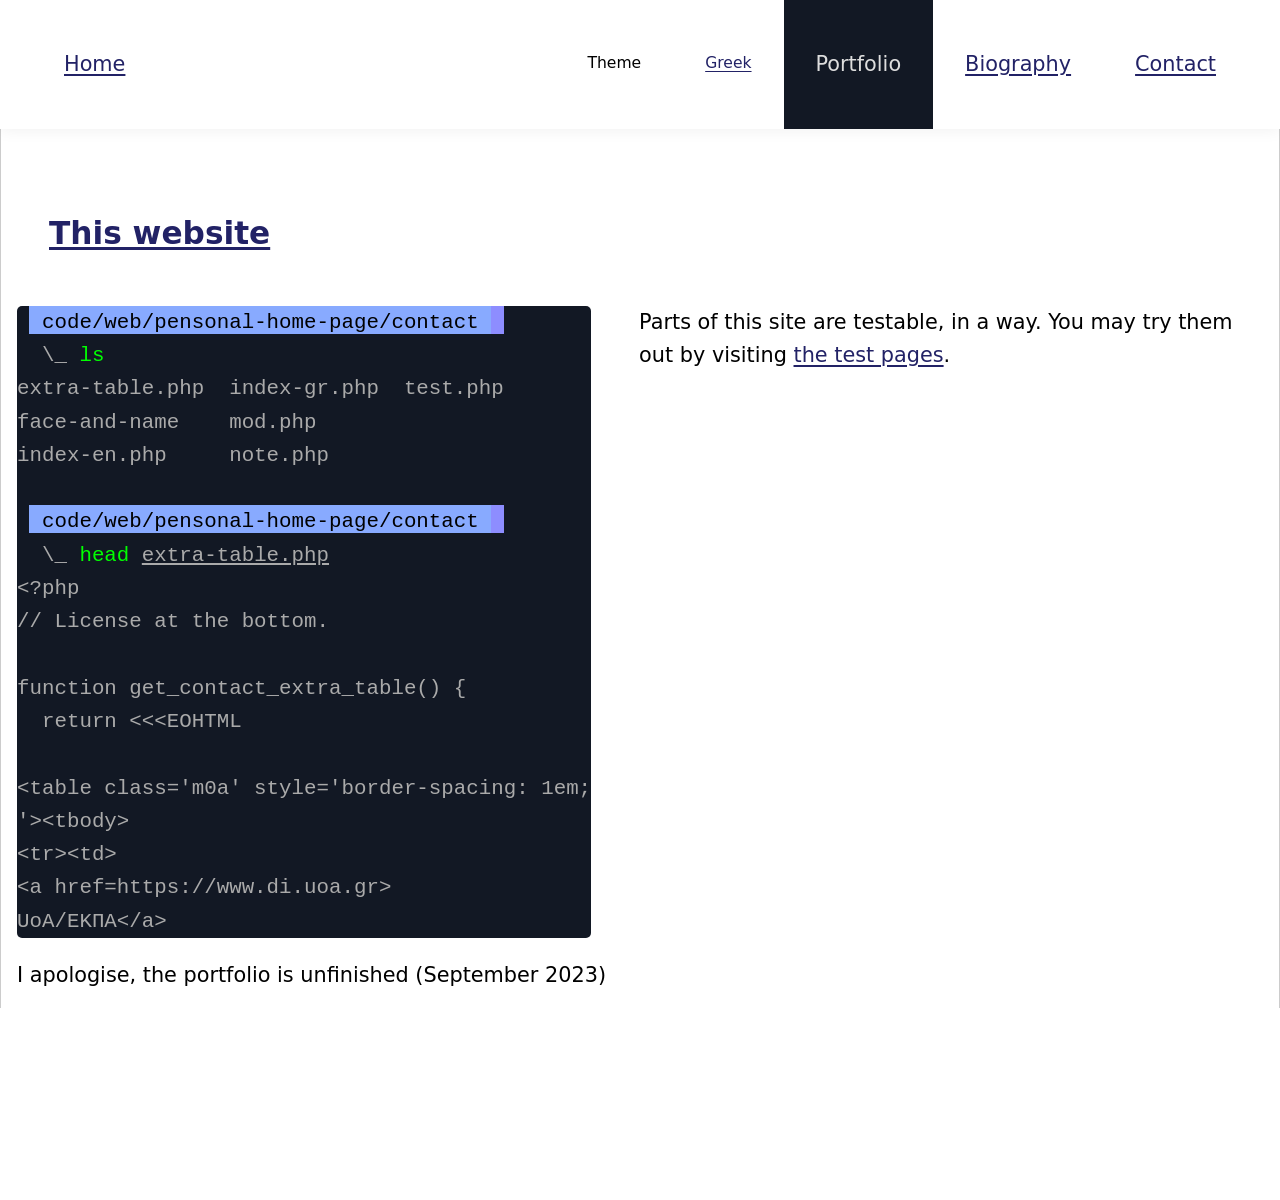
<file: old-versions/13-before-abandoning/en/portfolio.html>
<!DOCTYPE HTML>

<html lang="en">
  <head>

    <title>Theodore - Portfolio</title>

    <meta name="author" content="Dimakopoulos Theodoros">
    <meta name="viewport" content="width=device-width, initial-scale=1">
    <meta charset="UTF-8">

    <style>
/* from common/wraps/html-body.css */
/* License at the bottom. */

html { color-scheme: light dark; }

.be-like-h1, h1 {
  text-align: center;
  font-size: 2em;
  display: block;
}

h2 { margin-top: 4rem; margin-left: 2rem; }

.phone-screen { font-size: 1.2rem; }
@media screen and (max-width: 1200px) {
  .free-media-query { font-size: 1.2rem; }
}
.desktop-screen { font-size: 1.3rem; }
@media screen and (min-width: 1200px) {
  .free-media-query { font-size: 1.3rem; }
}

.phone-screen h2 { margin-top: 4rem; }
@media screen and (max-width: 1200px) {
  .free-media-query h2 { margin-top: 4rem; }
}

.phone-screen .m-like-h1,
.phone-screen .be-like-h1,
.phone-screen h1 {
  margin-top: 4rem;
  margin-bottom: 2rem;
}
@media screen and (max-width: 1200px) {
  .free-media-query .m-like-h1,
  .free-media-query .be-like-h1,
  .free-media-query h1 {
    margin-top: 4rem;
    margin-bottom: 2rem;
  }
}
.desktop-screen .m-like-h1,
.desktop-screen .be-like-h1,
.desktop-screen h1 {
  margin-top: 12rem;
  margin-bottom: 6rem;
}
@media screen and (min-width: 1200px) {
  .free-media-query .m-like-h1,
  .free-media-query .be-like-h1,
  .free-media-query h1 {
    margin-top: 12rem;
    margin-bottom: 6rem;
  }
}

h2.saner-h2 {
  margin: initial;
}

/*
Copyright (c) 2023 Dimakopoulos Theodoros

[common/wraps/html-body.css goes on]
OUT OF OR IN CONNECTION WITH THE SOFTWARE OR THE USE OR OTHER DEALINGS IN THE
SOFTWARE.
*/
/* from common/menu-bar/css/default.css */
.debug-mode .menu-bar a,
.debug-mode .menu-bar span {
  border: red 1px dashed;
}
.menu-bar, .hamburger-nav-list {
  background-color: var(--panel-normal, #eee);
  background-color: var(--panel-normal, #eee);
  box-shadow: var(--shadow, #ccc) 0 0 1rem 0;
}

/*
Copyright (c) 2023 Dimakopoulos Theodoros

[common/menu-bar/css/default.css goes on]
OUT OF OR IN CONNECTION WITH THE SOFTWARE OR THE USE OR OTHER DEALINGS IN THE
SOFTWARE.
*/
/* from common/menu-bar/css/phone.css */
/* License at the bottom. */

.hamburger-nav-list {
  border-radius: 5px;
  position: absolute;
  top: 3.5rem;
  right: 1rem;
}

.menu-bar > a {
  padding: 0.2rem 1rem;
}

.hamburger-checkbox {
  opacity: 1%;
  position: absolute;
  right: 0;
  bottom: 0;
}

:not(.hamburger-on)
.hamburger-checkbox:not(:checked)
+ label
+ .hamburger-nav-list {
  display: none;
}

 .debug-mode .hamburger-checkbox {
  opacity: 50%;
}

/*
Copyright (c) 2023 Dimakopoulos Theodoros

[common/menu-bar/css/phone.css goes on]
OUT OF OR IN CONNECTION WITH THE SOFTWARE OR THE USE OR OTHER DEALINGS IN THE
SOFTWARE.
*/
/* from common/css-snippets/morph.css */
/* License at the bottom */

.dont-be-like-button {
  font-family: inherit;
  font-size: inherit;
  color: inherit;
  background-color: inherit;
  border: none;
}

.dont-be-like-list {
  padding-left: 0;
  list-style: none;
  margin: 0 0;
}

.dont-be-like-link {
  text-decoration: none;
  color: var(--foreground-normal, black);
}

.dont-be-like-table,
.dont-be-like-table > tbody,
.dont-be-like-table > tbody > tr,
.dont-be-like-table > tbody > tr > td {
  display: block;
}
@media screen and (max-width: 1200px) {
  .free-media-query .phone-dont-be-like-table,
  .free-media-query .phone-dont-be-like-table > tbody,
  .free-media-query .phone-dont-be-like-table > tbody > tr,
  .free-media-query .phone-dont-be-like-table > tbody > tr > td {
    display: block;
  }
}
.phone-screen .phone-dont-be-like-table,
.phone-screen .phone-dont-be-like-table > tbody,
.phone-screen .phone-dont-be-like-table > tbody > tr,
.phone-screen .phone-dont-be-like-table > tbody > tr > td {
  display: block;
}

.abs-t-r {
  position: absolute;
  top: 0;
  right: 0;
}
.hamburger-prettify {
  line-height: calc(100% - 10px);
  padding: 8px 2rem;
  font-size: 2.5rem;
  color: var(--fat-lines, #222);
}

/*
Copyright (c) 2023 Dimakopoulos Theodoros

[common/css-snippets/morph.css goes on]
OUT OF OR IN CONNECTION WITH THE SOFTWARE OR THE USE OR OTHER DEALINGS IN THE
SOFTWARE.
*/
/* from common/css-snippets/popup.css */
/* License at the bottom. */

.bg-select, .debug-mode .bg-select {
  background-color: var(--selection, #444);
}

.fat-ghost-on-check:checked + label::before {
  content: "";
  width: 100vw;
  height: 100vh;
  position: absolute;
  top: 0;
  right: 0;
}
.debug-mode .fat-ghost-on-check:checked + label::before {
  width: 0;
  height: 0;
}


/*
Copyright (c) 2023 Dimakopoulos Theodoros

[common/css-snippets/popup.css goes on]
OUT OF OR IN CONNECTION WITH THE SOFTWARE OR THE USE OR OTHER DEALINGS IN THE
SOFTWARE.
*/
/* from common/css-snippets/fade.css */
.phone-screen .desktop { display: none; }
@media screen and (max-width: 1200px) {
  .free-media-query .desktop { display: none; }
}

.desktop-screen .phone { display: none; }
@media screen and (min-width: 1200px) {
  .free-media-query .phone { display: none; }
}

/*
Copyright (c) 2023 Dimakopoulos Theodoros

[common/css-snippets/fade.css goes on]
OUT OF OR IN CONNECTION WITH THE SOFTWARE OR THE USE OR OTHER DEALINGS IN THE
SOFTWARE.
*/
/* from common/css-snippets/margin-padding.css */
/* License at the bottom. */

.pad-no-ln-h > * {
  line-height: 1em;
  padding-top: 5px;
}

.p1, .inside-p1 > *, .iinside-p1 > * > * { padding: 0.5rem 0.5rem; }

.p2, .inside-p2 > *, .iinside-p2 > * > * { padding: 1rem 1rem; }
.pl2 { padding-left: 1rem; }
.ml2 { margin-left: 1rem; }

.pl3 { padding-left: 2rem; }
.ml3 { margin-left: 2rem; }

.ptb1 { padding-top: 0.5rem; padding-bottom: 0.5rem; }
.mtb1 { margin-top: 0.5rem; margin-bottom: 0.5rem; }

.mtb4 { margin-top: 12rem; margin-bottom: 8rem; }

.mtb-like-p { margin-top: 1em; margin-bottom: 1em; }

.ptb2 { padding-top: 1rem; padding-bottom: 1rem; }
.mtb2 { margin-top: 1rem; margin-bottom: 1rem; }

.p3, .inside-p3 > *, .iinside-p3 > * > * { padding: 3rem 2rem; }
.m3, .inside-m3 > *, .iinside-m3 > * > * { margin: 3rem 2rem; }

.iinside-mtb3 > * > * { margin-top: 3rem; margin-bottom: 3rem; }
@media screen and (max-width: 1200px) {
  .free-media-query .phone-mtb3,
  .free-media-query .phone-inside-mtb3 > *,
  .free-media-query .phone-iinside-mtb3 > * > * {
    margin-top: 3rem;
    margin-bottom: 3rem;
  }
}
.phone-screen .phone-mtb3,
.phone-screen .phone-inside-mtb3 > *,
.phone-screen .phone-iinside-mtb3 > * > * {
  margin-top: 3rem;
  margin-bottom: 3rem;
}

@media screen and (min-width: 1200px) {
  .free-media-query .desktop-iinside-p2 > * > * { padding: 1rem 1rem; }
  .free-media-query .desktop-iinside-p3 > * > * { padding: 3rem 2rem; }
}
.desktop-screen .desktop-iinside-p2 > * > * { padding: 1rem 1rem; }
.desktop-screen .desktop-iinside-p3 > * > * { padding: 3rem 2rem; }

@media screen and (min-width: 1200px) {
  .free-media-query .desktop-mtb4 {
    margin-top: 8rem;
    margin-bottom: 3rem;
  }
}
.desktop-screen .desktop-mtb4 {
  margin-top: 6rem;
  margin-bottom: 3rem;
}

.iinside-last-child-fat > *:last-child > * { padding-right: 4rem; }
.iinside-first-child-fat > *:first-child > * { padding-left: 4rem; }
.iinside-first-child-ffat > *:first-child > * {
  padding-left: 4rem;
  padding-right: 4rem;
}

.inside-first-child-mra > *:first-child { margin-right: auto; }

.m0a { margin: 0 auto; }
@media screen and (max-width: 1200px) {
  .free-media-query .phone-m0a { margin: 0 auto; }
}
.phone-screen .phone-m0a { margin: 0 auto; }

.mlra { margin-left: auto; margin-right: auto; }

.m0 { margin: 0; }

.phone-screen .phone-p1 { padding: 0.5rem; }
.phone-screen .phone-p2 { padding: 1rem; }
@media screen and (max-width: 1200px) {
  .free-media-query .phone-p1 { padding: 0.5rem; }
  .free-media-query .phone-p2 { padding: 1rem; }
}

/*
Copyright (c) 2023 Dimakopoulos Theodoros

[common/css-snippets/margin-padding.css goes on]
OUT OF OR IN CONNECTION WITH THE SOFTWARE OR THE USE OR OTHER DEALINGS IN THE
SOFTWARE.
*/
/* from common/css-snippets/width-border.css */
/* License at the bottom */

.newspaper {
  width: min(100% - 2rem - 2px, 35cm);
  margin: 0 auto;
}

.bar-center {
  width: min(150rem, 100%);
  margin: 0 auto;
}

.ovf-hid { overflow: hidden; }

.lrline {
  border-right: var(--line, #eee) 1px solid;
  border-left: var(--line, #eee) 1px solid;
}

.w-h-max-cont {
  width: max-content;
  height: max-content;
}

/*
Copyright (c) 2023 Dimakopoulos Theodoros

[common/css-snippets/width-border.css goes on]
OUT OF OR IN CONNECTION WITH THE SOFTWARE OR THE USE OR OTHER DEALINGS IN THE
SOFTWARE.
*/
/* from common/css-snippets/display-position.css */
/* License at the bottom. */

.round { border-radius: 5px; }

.flex-row-spbet {
  display: flex;
  flex-direction: row;
  justify-content: space-between;
}
.flex-row-spar {
  display: flex;
  flex-direction: row;
  justify-content: space-evenly;
}
.grid { display: grid; }
.gap-2 { gap: 3rem; }
.grid-col-to-row { grid-auto-flow: column; }
@media screen and (max-width: 1200px) {
  .free-media-query .grid-col-to-row { grid-auto-flow: row; }
}
.phone-screen .grid-col-to-row { grid-auto-flow: row; }
.desktop-screen .grid-col-to-row { grid-auto-flow: column; }

@media screen and (max-width: 1200px) {
  .free-media-query .phone-scroll-x { overflow-x: scroll; }
}
.phone-screen .phone-scroll-x { overflow-x: scroll; }

.inl-bl, .inside-inl-bl > * { display: inline-block; }
.block , .inside-block > * { display: block; }
.disp-none { display: none; }

.sticky { position: sticky; top: 0; }
.relative { position: relative; }
.absolute { position: absolute; }

/*
Copyright (c) 2023 Dimakopoulos Theodoros

[common/css-snippets/display-position.css goes on]
OUT OF OR IN CONNECTION WITH THE SOFTWARE OR THE USE OR OTHER DEALINGS IN THE
SOFTWARE.
*/
/* from common/css-snippets/text.css */
/* License at the bottom. */

.default-font-family { font-family: system-ui; }
.default-ln-h { line-height: 1.6; }

.ln-h-1em { line-height: 1em; }

.txt-cent { text-align: center; }
@media screen and (max-width: 1200px) {
  .free-media-query .phone-txt-cent { text-align: center; }
}
.phone-screen .phone-txt-cent { text-align: center; }

.smol, .dont-be-like-button.smol {
  font-size: 75%;
  line-height: 2em;
}
.phone-screen .phone-smol { font-size: 75%; }
.desktop-screen .desktop-smol { font-size: 75%; }
@media screen and (max-width: 1200px) {
  .free-media-query .phone-smol { font-size: 75%; }
}
@media screen and (min-width: 1200px) {
  .free-media-query .desktop-smol { font-size: 75%; }
}

.fat { font-size: 130%; }
.ffat { font-size: 130%; letter-spacing: 0.1rem; }

/*
Copyright (c) 2023 Dimakopoulos Theodoros

[common/css-snippets/text.css goes on]
OUT OF OR IN CONNECTION WITH THE SOFTWARE OR THE USE OR OTHER DEALINGS IN THE
SOFTWARE.
*/
/* from common/light-dark-theme/from-outside.css */
.light-themed,
.dark-themed .inverse-theme {
  --background-normal: #fff;
  --background-2: var(--code-background);
  --foreground-normal: #000;
  --foreground-2: #ddd;
}
.dark-themed,
.light-themed .inverse-theme {
  --background-normal: #404045;
  --background-2: #ddd;
  --foreground-normal: #ddd;
  --foreground-2: #000;
}

.fg2 { color: var(--foreground-2); }
.bg2 { background-color: var(--background-2); }

.inverse-theme,
.theme-wrapper {
  background-color: var(--background-normal);
  color: var(--foreground-normal);
}

/*
Copyright (c) 2023 Dimakopoulos Theodoros

[common/light-dark-theme/from-outside.css goes on]
OUT OF OR IN CONNECTION WITH THE SOFTWARE OR THE USE OR OTHER DEALINGS IN THE
SOFTWARE.
*/
/* from common/light-dark-theme/panels.css */
/* License at the bottom. */

.debug-red {
  background-color: red;
}

.light-themed {
  --panel-normal: var(--background-normal);
  --shadow: rgba(0, 0, 0, 7%);

  --code-background: #121824;
  --code-font: #aaa;

  --code-background-gray: #181410;
}
.dark-themed {
  --panel-normal: var(--background-normal);
  --shadow: rgba(0, 0, 0, 10%);

  --code-background: #121824;
  --code-font: #aaa;

  --code-background-gray: #262630;
}

.brown {
  background-color: var(--code-background-gray, #000);
  color: var(--code-font, #aaa);
}
.blue {
  background-color: var(--code-background, #000);
  color: var(--code-font, #aaa);
}

.light-themed {
  --selection: #e0e0e8;
  --fat-lines: #222;
  --line: #ccc;
  --contrast: #444;
}
.dark-themed {
  --selection: #505058;
  --fat-lines: #999;
  --line: #555;
  --contrast: #aaa;
}

/*
Copyright (c) 2023 Dimakopoulos Theodoros

[common/light-dark-theme/panels.css goes on]
OUT OF OR IN CONNECTION WITH THE SOFTWARE OR THE USE OR OTHER DEALINGS IN THE
SOFTWARE.
*/
/* from common/light-dark-theme/links.css */
/* License at the bottom. */

.light-themed {
  --link-normal: #226;
  --link-visited: #404;
  --link-hover: #22a;
  --link-visited-hover: #806;
  --hover: rgba(0, 0, 128, 4%);
}
.dark-themed {
  --link-normal: #aad;
  --link-visited: #c9b;
  --link-hover: #99f;
  --link-visited-hover: #f8b;
  --hover: rgba(128, 128, 255, 6%);
}

a .be-like-link, a:not(.dont-be-like-link) {
  text-decoration: underline;
  text-underline-offset: 0.2rem;
  color: var(--link-normal);
  transition: color linear 0.05s;
}
a:visited .be-like-link, a:not(.dont-be-like-link):visited {
  color: var(--link-visited);
}
a:hover .be-like-link, a:not(.dont-be-like-link):hover {
  text-underline-offset: 0.15rem;
  color: var(--link-hover);
  background-color: var(--hover);
}
a:visited:hover .be-like-link, a:not(.dont-be-like-link):visited:hover {
  color: var(--link-visited-hover);
}

.buttony:hover {
  cursor: pointer;
  background-color: var(--hover);
}
 
/*
Copyright (c) 2023 Dimakopoulos Theodoros

[common/light-dark-theme/links.css goes on]
OUT OF OR IN CONNECTION WITH THE SOFTWARE OR THE USE OR OTHER DEALINGS IN THE
SOFTWARE.
*/

    </style>
    <script>
/* from common/light-dark-theme/functions.js */
// License at the bottom.

function setUpThemeSwitches() {
  forEachThemeSwitch(makeItToggleTheTheme);
}

function applyStoredTheme() {
  if (getThemeIsDark())
    showDarkness();
  else
    showBrightness();
}

function forEachThemeSwitch(callback) {
  const themeSwitches = document.getElementsByClassName("theme-switch");
  for (let i = 0; i < themeSwitches.length; i++)
    callback(themeSwitches[i]);
}
function makeItToggleTheTheme(themeSwitch) {
  themeSwitch.addEventListener("click", toggleTheme);
}

function getThemeIsDark() {
  return "dark" === localStorage.getItem('preferredTheme');
}
function storeDarkTheme() {
  localStorage.setItem('preferredTheme', 'dark');
}
function storeLightTheme() {
  localStorage.setItem('preferredTheme', 'light');
}
function showDarkness() {
  const classList = document.getElementById('theme-wrapper').classList;
  classList.remove("light-themed");
  classList.add("dark-themed");
}
function showBrightness() {
  const classList = document.getElementById('theme-wrapper').classList;
  classList.remove("dark-themed");
  classList.add("light-themed");
}

function makeItDark() {
  showDarkness();
  storeDarkTheme();
}
function makeItBright() {
  showBrightness();
  storeLightTheme();
}

function toggleTheme() {
  if (getThemeIsDark())
    makeItBright();
  else
    makeItDark();
}

/*
Copyright (c) 2023 Dimakopoulos Theodoros

[common/light-dark-theme/functions.js goes on]
OUT OF OR IN CONNECTION WITH THE SOFTWARE OR THE USE OR OTHER DEALINGS IN THE
SOFTWARE.
*/

    </script>

  </head>
  <body class="default-ln-h default-font-family default-font-size m0">
    <div
      id="theme-wrapper"
      class="theme-wrapper"
      style="padding-bottom: 12rem"
    >
      <script> applyStoredTheme(); </script>

<header class='free-media-query sticky'>
<nav class='menu-bar bar-center relative'>
  <span class='
    menu-bar-title phone inl-bl ptb1 pl3
  '>Portfolio</span>
  <ul class='
    desktop dont-be-like-list flex-row-spbet
    iinside-last-child-fat iinside-first-child-ffat
    inside-first-child-mra
    iinside-p3
  '><li class='inside-block'><a href='../en/index.html'>Home</a></li><li class='inside-block'>
<button
  class='theme-switch dont-be-like-button buttony line-h-1em smol'
  style='width: 100%; text-align: left;'
>
Theme
</button>
</li><li class='inside-block'><a class='smol' href='../gr/portfolio.html'>Greek</a></li><li class='inside-block'><span class='bg2 fg2'>Portfolio</span></li><li class='inside-block'><a href='../en/biography.html'>Biography</a></li><li class='inside-block'><a href='../en/contact.html'>Contact</a></li></ul>
  <input
  id='hamburger-checkbox-847'
  type='checkbox'
  class='hamburger-checkbox phone fat-ghost-on-check'
/>
<label
  for='hamburger-checkbox-847'
  class='abs-t-r hamburger-prettify phone inl-bl'
  role='img'
  aria-label='show menu'
> ☰</label>
  <ul class='
    hamburger-nav-list
    phone dont-be-like-list iinside-p2 absolute round ovf-hid
  '><li class='inside-block'><a href='../en/index.html'>Home</a></li><li class='inside-block'>
<button
  class='theme-switch dont-be-like-button buttony line-h-1em smol'
  style='width: 100%; text-align: left;'
>
Theme
</button>
</li><li class='inside-block'><a class='smol' href='../gr/portfolio.html'>Greek</a></li><li class='inside-block'><span class='bg2 fg2'>Portfolio</span></li><li class='inside-block'><a href='../en/biography.html'>Biography</a></li><li class='inside-block'><a href='../en/contact.html'>Contact</a></li></ul>
</nav>
</header>

<main class='free-media-query newspaper lrline p2'>

<h2><a href=https://github.com/TheodoreAlenas/personal-home-page>
This website</a></h2>
<div class='grid grid-col-to-row gap-2'>
  <div class='phone-scroll-x phone-smol'>
  <pre
    class='blue round mtb-like-p pad-no-ln-h w-h-max-cont phone-m0a'
  ><span style="color:#8af;"> </span><span style="color:#000000;"></span><span style="color:#000000;background-color:#8af;"> code/web/pensonal-home-page/contact </span><span style="color:#8af;background-color:#8af;"></span><span style="filter: contrast(70%) brightness(190%);color:#8af;background-color:#3333FF;"> </span><span style="filter: contrast(70%) brightness(190%);color:#3333FF;background-color:#3333FF;"></span><span style="color:#3333FF;"> 
</span>  \_ <span style="color:lime;">ls</span>
extra-table.php  index-gr.php  test.php
face-and-name    mod.php
index-en.php     note.php

<span style="color:#8af;"> </span><span style="color:#000000;"></span><span style="color:#000000;background-color:#8af;"> code/web/pensonal-home-page/contact </span><span style="color:#8af;background-color:#8af;"></span><span style="filter: contrast(70%) brightness(190%);color:#8af;background-color:#3333FF;"> </span><span style="filter: contrast(70%) brightness(190%);color:#3333FF;background-color:#3333FF;"></span><span style="color:#3333FF;"> 
</span>  \_ <span style="color:lime;">head</span> <span style="text-decoration:underline;">extra-table.php
</span>&lt;?php
// License at the bottom.

function get_contact_extra_table() {
  return &lt;&lt;&lt;EOHTML

&lt;table class='m0a' style='border-spacing: 1em;
'&gt;&lt;tbody&gt;
&lt;tr&gt;&lt;td&gt;
&lt;a href=https://www.di.uoa.gr&gt;
UoA/ΕΚΠΑ&lt;/a&gt;</pre>
  </div>
  <div>
    <p>
Parts of this site are testable, in a way.
You may try them out by visiting
<a href=../test/menu-bar.html>
the test pages</a>.
</p>
  </div>
</div>I apologise, the portfolio is unfinished (September 2023)
</main>

      <script> setUpThemeSwitches(); </script>
    </div>
  </body>
</html>
</file>
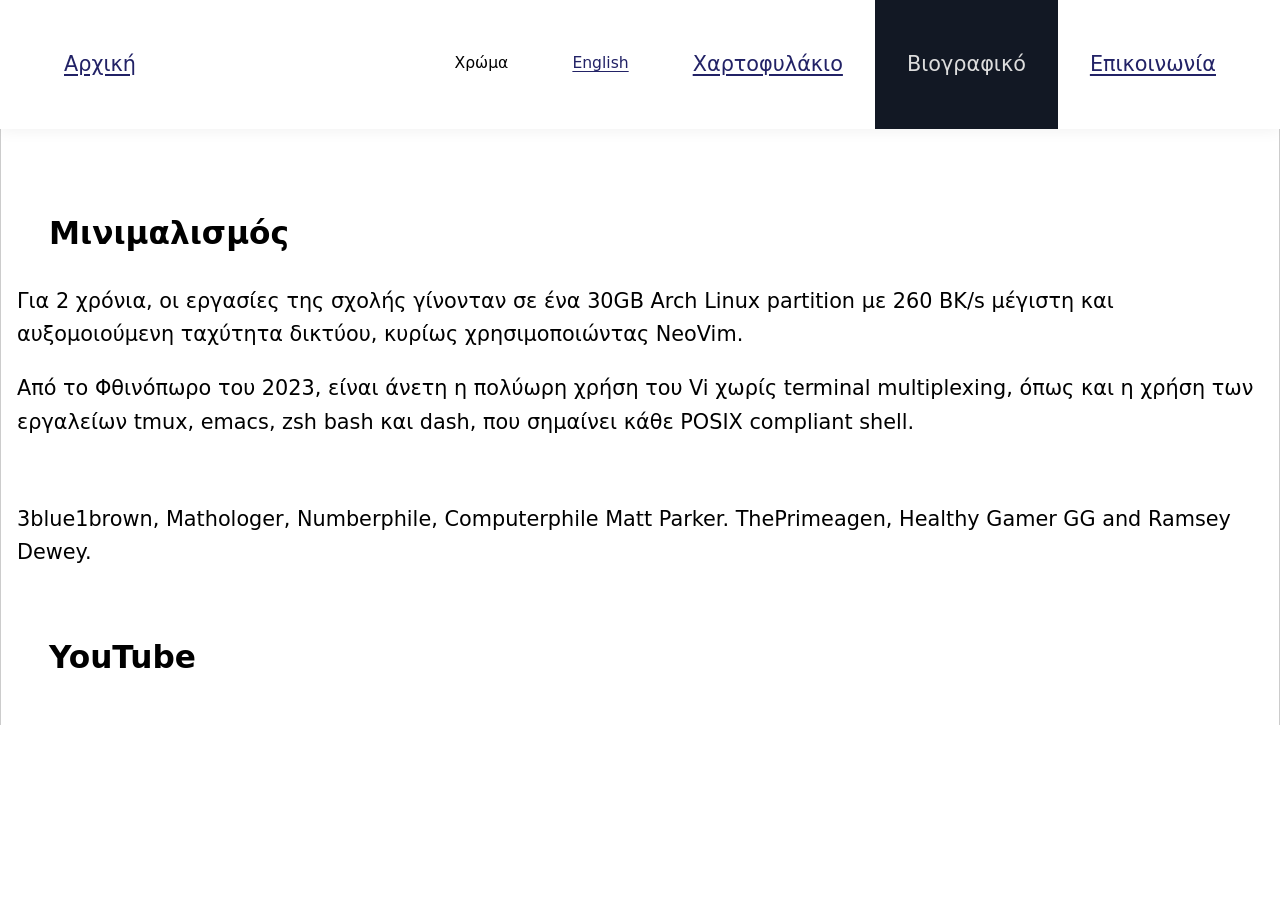
<file: old-versions/13-before-abandoning/gr/biography.html>
<!DOCTYPE HTML>

<html lang="en">
  <head>

    <title>Θοδωρής - Βιογραφικό</title>

    <meta name="author" content="Dimakopoulos Theodoros">
    <meta name="viewport" content="width=device-width, initial-scale=1">
    <meta charset="UTF-8">

    <style>
/* from common/wraps/html-body.css */
/* License at the bottom. */

html { color-scheme: light dark; }

.be-like-h1, h1 {
  text-align: center;
  font-size: 2em;
  display: block;
}

h2 { margin-top: 4rem; margin-left: 2rem; }

.phone-screen { font-size: 1.2rem; }
@media screen and (max-width: 1200px) {
  .free-media-query { font-size: 1.2rem; }
}
.desktop-screen { font-size: 1.3rem; }
@media screen and (min-width: 1200px) {
  .free-media-query { font-size: 1.3rem; }
}

.phone-screen h2 { margin-top: 4rem; }
@media screen and (max-width: 1200px) {
  .free-media-query h2 { margin-top: 4rem; }
}

.phone-screen .m-like-h1,
.phone-screen .be-like-h1,
.phone-screen h1 {
  margin-top: 4rem;
  margin-bottom: 2rem;
}
@media screen and (max-width: 1200px) {
  .free-media-query .m-like-h1,
  .free-media-query .be-like-h1,
  .free-media-query h1 {
    margin-top: 4rem;
    margin-bottom: 2rem;
  }
}
.desktop-screen .m-like-h1,
.desktop-screen .be-like-h1,
.desktop-screen h1 {
  margin-top: 12rem;
  margin-bottom: 6rem;
}
@media screen and (min-width: 1200px) {
  .free-media-query .m-like-h1,
  .free-media-query .be-like-h1,
  .free-media-query h1 {
    margin-top: 12rem;
    margin-bottom: 6rem;
  }
}

h2.saner-h2 {
  margin: initial;
}

/*
Copyright (c) 2023 Dimakopoulos Theodoros

[common/wraps/html-body.css goes on]
OUT OF OR IN CONNECTION WITH THE SOFTWARE OR THE USE OR OTHER DEALINGS IN THE
SOFTWARE.
*/
/* from common/menu-bar/css/default.css */
.debug-mode .menu-bar a,
.debug-mode .menu-bar span {
  border: red 1px dashed;
}
.menu-bar, .hamburger-nav-list {
  background-color: var(--panel-normal, #eee);
  background-color: var(--panel-normal, #eee);
  box-shadow: var(--shadow, #ccc) 0 0 1rem 0;
}

/*
Copyright (c) 2023 Dimakopoulos Theodoros

[common/menu-bar/css/default.css goes on]
OUT OF OR IN CONNECTION WITH THE SOFTWARE OR THE USE OR OTHER DEALINGS IN THE
SOFTWARE.
*/
/* from common/menu-bar/css/phone.css */
/* License at the bottom. */

.hamburger-nav-list {
  border-radius: 5px;
  position: absolute;
  top: 3.5rem;
  right: 1rem;
}

.menu-bar > a {
  padding: 0.2rem 1rem;
}

.hamburger-checkbox {
  opacity: 1%;
  position: absolute;
  right: 0;
  bottom: 0;
}

:not(.hamburger-on)
.hamburger-checkbox:not(:checked)
+ label
+ .hamburger-nav-list {
  display: none;
}

 .debug-mode .hamburger-checkbox {
  opacity: 50%;
}

/*
Copyright (c) 2023 Dimakopoulos Theodoros

[common/menu-bar/css/phone.css goes on]
OUT OF OR IN CONNECTION WITH THE SOFTWARE OR THE USE OR OTHER DEALINGS IN THE
SOFTWARE.
*/
/* from common/css-snippets/morph.css */
/* License at the bottom */

.dont-be-like-button {
  font-family: inherit;
  font-size: inherit;
  color: inherit;
  background-color: inherit;
  border: none;
}

.dont-be-like-list {
  padding-left: 0;
  list-style: none;
  margin: 0 0;
}

.dont-be-like-link {
  text-decoration: none;
  color: var(--foreground-normal, black);
}

.dont-be-like-table,
.dont-be-like-table > tbody,
.dont-be-like-table > tbody > tr,
.dont-be-like-table > tbody > tr > td {
  display: block;
}
@media screen and (max-width: 1200px) {
  .free-media-query .phone-dont-be-like-table,
  .free-media-query .phone-dont-be-like-table > tbody,
  .free-media-query .phone-dont-be-like-table > tbody > tr,
  .free-media-query .phone-dont-be-like-table > tbody > tr > td {
    display: block;
  }
}
.phone-screen .phone-dont-be-like-table,
.phone-screen .phone-dont-be-like-table > tbody,
.phone-screen .phone-dont-be-like-table > tbody > tr,
.phone-screen .phone-dont-be-like-table > tbody > tr > td {
  display: block;
}

.abs-t-r {
  position: absolute;
  top: 0;
  right: 0;
}
.hamburger-prettify {
  line-height: calc(100% - 10px);
  padding: 8px 2rem;
  font-size: 2.5rem;
  color: var(--fat-lines, #222);
}

/*
Copyright (c) 2023 Dimakopoulos Theodoros

[common/css-snippets/morph.css goes on]
OUT OF OR IN CONNECTION WITH THE SOFTWARE OR THE USE OR OTHER DEALINGS IN THE
SOFTWARE.
*/
/* from common/css-snippets/popup.css */
/* License at the bottom. */

.bg-select, .debug-mode .bg-select {
  background-color: var(--selection, #444);
}

.fat-ghost-on-check:checked + label::before {
  content: "";
  width: 100vw;
  height: 100vh;
  position: absolute;
  top: 0;
  right: 0;
}
.debug-mode .fat-ghost-on-check:checked + label::before {
  width: 0;
  height: 0;
}


/*
Copyright (c) 2023 Dimakopoulos Theodoros

[common/css-snippets/popup.css goes on]
OUT OF OR IN CONNECTION WITH THE SOFTWARE OR THE USE OR OTHER DEALINGS IN THE
SOFTWARE.
*/
/* from common/css-snippets/fade.css */
.phone-screen .desktop { display: none; }
@media screen and (max-width: 1200px) {
  .free-media-query .desktop { display: none; }
}

.desktop-screen .phone { display: none; }
@media screen and (min-width: 1200px) {
  .free-media-query .phone { display: none; }
}

/*
Copyright (c) 2023 Dimakopoulos Theodoros

[common/css-snippets/fade.css goes on]
OUT OF OR IN CONNECTION WITH THE SOFTWARE OR THE USE OR OTHER DEALINGS IN THE
SOFTWARE.
*/
/* from common/css-snippets/margin-padding.css */
/* License at the bottom. */

.pad-no-ln-h > * {
  line-height: 1em;
  padding-top: 5px;
}

.p1, .inside-p1 > *, .iinside-p1 > * > * { padding: 0.5rem 0.5rem; }

.p2, .inside-p2 > *, .iinside-p2 > * > * { padding: 1rem 1rem; }
.pl2 { padding-left: 1rem; }
.ml2 { margin-left: 1rem; }

.pl3 { padding-left: 2rem; }
.ml3 { margin-left: 2rem; }

.ptb1 { padding-top: 0.5rem; padding-bottom: 0.5rem; }
.mtb1 { margin-top: 0.5rem; margin-bottom: 0.5rem; }

.mtb4 { margin-top: 12rem; margin-bottom: 8rem; }

.mtb-like-p { margin-top: 1em; margin-bottom: 1em; }

.ptb2 { padding-top: 1rem; padding-bottom: 1rem; }
.mtb2 { margin-top: 1rem; margin-bottom: 1rem; }

.p3, .inside-p3 > *, .iinside-p3 > * > * { padding: 3rem 2rem; }
.m3, .inside-m3 > *, .iinside-m3 > * > * { margin: 3rem 2rem; }

.iinside-mtb3 > * > * { margin-top: 3rem; margin-bottom: 3rem; }
@media screen and (max-width: 1200px) {
  .free-media-query .phone-mtb3,
  .free-media-query .phone-inside-mtb3 > *,
  .free-media-query .phone-iinside-mtb3 > * > * {
    margin-top: 3rem;
    margin-bottom: 3rem;
  }
}
.phone-screen .phone-mtb3,
.phone-screen .phone-inside-mtb3 > *,
.phone-screen .phone-iinside-mtb3 > * > * {
  margin-top: 3rem;
  margin-bottom: 3rem;
}

@media screen and (min-width: 1200px) {
  .free-media-query .desktop-iinside-p2 > * > * { padding: 1rem 1rem; }
  .free-media-query .desktop-iinside-p3 > * > * { padding: 3rem 2rem; }
}
.desktop-screen .desktop-iinside-p2 > * > * { padding: 1rem 1rem; }
.desktop-screen .desktop-iinside-p3 > * > * { padding: 3rem 2rem; }

@media screen and (min-width: 1200px) {
  .free-media-query .desktop-mtb4 {
    margin-top: 8rem;
    margin-bottom: 3rem;
  }
}
.desktop-screen .desktop-mtb4 {
  margin-top: 6rem;
  margin-bottom: 3rem;
}

.iinside-last-child-fat > *:last-child > * { padding-right: 4rem; }
.iinside-first-child-fat > *:first-child > * { padding-left: 4rem; }
.iinside-first-child-ffat > *:first-child > * {
  padding-left: 4rem;
  padding-right: 4rem;
}

.inside-first-child-mra > *:first-child { margin-right: auto; }

.m0a { margin: 0 auto; }
@media screen and (max-width: 1200px) {
  .free-media-query .phone-m0a { margin: 0 auto; }
}
.phone-screen .phone-m0a { margin: 0 auto; }

.mlra { margin-left: auto; margin-right: auto; }

.m0 { margin: 0; }

.phone-screen .phone-p1 { padding: 0.5rem; }
.phone-screen .phone-p2 { padding: 1rem; }
@media screen and (max-width: 1200px) {
  .free-media-query .phone-p1 { padding: 0.5rem; }
  .free-media-query .phone-p2 { padding: 1rem; }
}

/*
Copyright (c) 2023 Dimakopoulos Theodoros

[common/css-snippets/margin-padding.css goes on]
OUT OF OR IN CONNECTION WITH THE SOFTWARE OR THE USE OR OTHER DEALINGS IN THE
SOFTWARE.
*/
/* from common/css-snippets/width-border.css */
/* License at the bottom */

.newspaper {
  width: min(100% - 2rem - 2px, 35cm);
  margin: 0 auto;
}

.bar-center {
  width: min(150rem, 100%);
  margin: 0 auto;
}

.ovf-hid { overflow: hidden; }

.lrline {
  border-right: var(--line, #eee) 1px solid;
  border-left: var(--line, #eee) 1px solid;
}

.w-h-max-cont {
  width: max-content;
  height: max-content;
}

/*
Copyright (c) 2023 Dimakopoulos Theodoros

[common/css-snippets/width-border.css goes on]
OUT OF OR IN CONNECTION WITH THE SOFTWARE OR THE USE OR OTHER DEALINGS IN THE
SOFTWARE.
*/
/* from common/css-snippets/display-position.css */
/* License at the bottom. */

.round { border-radius: 5px; }

.flex-row-spbet {
  display: flex;
  flex-direction: row;
  justify-content: space-between;
}
.flex-row-spar {
  display: flex;
  flex-direction: row;
  justify-content: space-evenly;
}
.grid { display: grid; }
.gap-2 { gap: 3rem; }
.grid-col-to-row { grid-auto-flow: column; }
@media screen and (max-width: 1200px) {
  .free-media-query .grid-col-to-row { grid-auto-flow: row; }
}
.phone-screen .grid-col-to-row { grid-auto-flow: row; }
.desktop-screen .grid-col-to-row { grid-auto-flow: column; }

@media screen and (max-width: 1200px) {
  .free-media-query .phone-scroll-x { overflow-x: scroll; }
}
.phone-screen .phone-scroll-x { overflow-x: scroll; }

.inl-bl, .inside-inl-bl > * { display: inline-block; }
.block , .inside-block > * { display: block; }
.disp-none { display: none; }

.sticky { position: sticky; top: 0; }
.relative { position: relative; }
.absolute { position: absolute; }

/*
Copyright (c) 2023 Dimakopoulos Theodoros

[common/css-snippets/display-position.css goes on]
OUT OF OR IN CONNECTION WITH THE SOFTWARE OR THE USE OR OTHER DEALINGS IN THE
SOFTWARE.
*/
/* from common/css-snippets/text.css */
/* License at the bottom. */

.default-font-family { font-family: system-ui; }
.default-ln-h { line-height: 1.6; }

.ln-h-1em { line-height: 1em; }

.txt-cent { text-align: center; }
@media screen and (max-width: 1200px) {
  .free-media-query .phone-txt-cent { text-align: center; }
}
.phone-screen .phone-txt-cent { text-align: center; }

.smol, .dont-be-like-button.smol {
  font-size: 75%;
  line-height: 2em;
}
.phone-screen .phone-smol { font-size: 75%; }
.desktop-screen .desktop-smol { font-size: 75%; }
@media screen and (max-width: 1200px) {
  .free-media-query .phone-smol { font-size: 75%; }
}
@media screen and (min-width: 1200px) {
  .free-media-query .desktop-smol { font-size: 75%; }
}

.fat { font-size: 130%; }
.ffat { font-size: 130%; letter-spacing: 0.1rem; }

/*
Copyright (c) 2023 Dimakopoulos Theodoros

[common/css-snippets/text.css goes on]
OUT OF OR IN CONNECTION WITH THE SOFTWARE OR THE USE OR OTHER DEALINGS IN THE
SOFTWARE.
*/
/* from common/light-dark-theme/from-outside.css */
.light-themed,
.dark-themed .inverse-theme {
  --background-normal: #fff;
  --background-2: var(--code-background);
  --foreground-normal: #000;
  --foreground-2: #ddd;
}
.dark-themed,
.light-themed .inverse-theme {
  --background-normal: #404045;
  --background-2: #ddd;
  --foreground-normal: #ddd;
  --foreground-2: #000;
}

.fg2 { color: var(--foreground-2); }
.bg2 { background-color: var(--background-2); }

.inverse-theme,
.theme-wrapper {
  background-color: var(--background-normal);
  color: var(--foreground-normal);
}

/*
Copyright (c) 2023 Dimakopoulos Theodoros

[common/light-dark-theme/from-outside.css goes on]
OUT OF OR IN CONNECTION WITH THE SOFTWARE OR THE USE OR OTHER DEALINGS IN THE
SOFTWARE.
*/
/* from common/light-dark-theme/panels.css */
/* License at the bottom. */

.debug-red {
  background-color: red;
}

.light-themed {
  --panel-normal: var(--background-normal);
  --shadow: rgba(0, 0, 0, 7%);

  --code-background: #121824;
  --code-font: #aaa;

  --code-background-gray: #181410;
}
.dark-themed {
  --panel-normal: var(--background-normal);
  --shadow: rgba(0, 0, 0, 10%);

  --code-background: #121824;
  --code-font: #aaa;

  --code-background-gray: #262630;
}

.brown {
  background-color: var(--code-background-gray, #000);
  color: var(--code-font, #aaa);
}
.blue {
  background-color: var(--code-background, #000);
  color: var(--code-font, #aaa);
}

.light-themed {
  --selection: #e0e0e8;
  --fat-lines: #222;
  --line: #ccc;
  --contrast: #444;
}
.dark-themed {
  --selection: #505058;
  --fat-lines: #999;
  --line: #555;
  --contrast: #aaa;
}

/*
Copyright (c) 2023 Dimakopoulos Theodoros

[common/light-dark-theme/panels.css goes on]
OUT OF OR IN CONNECTION WITH THE SOFTWARE OR THE USE OR OTHER DEALINGS IN THE
SOFTWARE.
*/
/* from common/light-dark-theme/links.css */
/* License at the bottom. */

.light-themed {
  --link-normal: #226;
  --link-visited: #404;
  --link-hover: #22a;
  --link-visited-hover: #806;
  --hover: rgba(0, 0, 128, 4%);
}
.dark-themed {
  --link-normal: #aad;
  --link-visited: #c9b;
  --link-hover: #99f;
  --link-visited-hover: #f8b;
  --hover: rgba(128, 128, 255, 6%);
}

a .be-like-link, a:not(.dont-be-like-link) {
  text-decoration: underline;
  text-underline-offset: 0.2rem;
  color: var(--link-normal);
  transition: color linear 0.05s;
}
a:visited .be-like-link, a:not(.dont-be-like-link):visited {
  color: var(--link-visited);
}
a:hover .be-like-link, a:not(.dont-be-like-link):hover {
  text-underline-offset: 0.15rem;
  color: var(--link-hover);
  background-color: var(--hover);
}
a:visited:hover .be-like-link, a:not(.dont-be-like-link):visited:hover {
  color: var(--link-visited-hover);
}

.buttony:hover {
  cursor: pointer;
  background-color: var(--hover);
}
 
/*
Copyright (c) 2023 Dimakopoulos Theodoros

[common/light-dark-theme/links.css goes on]
OUT OF OR IN CONNECTION WITH THE SOFTWARE OR THE USE OR OTHER DEALINGS IN THE
SOFTWARE.
*/

    </style>
    <script>
/* from common/light-dark-theme/functions.js */
// License at the bottom.

function setUpThemeSwitches() {
  forEachThemeSwitch(makeItToggleTheTheme);
}

function applyStoredTheme() {
  if (getThemeIsDark())
    showDarkness();
  else
    showBrightness();
}

function forEachThemeSwitch(callback) {
  const themeSwitches = document.getElementsByClassName("theme-switch");
  for (let i = 0; i < themeSwitches.length; i++)
    callback(themeSwitches[i]);
}
function makeItToggleTheTheme(themeSwitch) {
  themeSwitch.addEventListener("click", toggleTheme);
}

function getThemeIsDark() {
  return "dark" === localStorage.getItem('preferredTheme');
}
function storeDarkTheme() {
  localStorage.setItem('preferredTheme', 'dark');
}
function storeLightTheme() {
  localStorage.setItem('preferredTheme', 'light');
}
function showDarkness() {
  const classList = document.getElementById('theme-wrapper').classList;
  classList.remove("light-themed");
  classList.add("dark-themed");
}
function showBrightness() {
  const classList = document.getElementById('theme-wrapper').classList;
  classList.remove("dark-themed");
  classList.add("light-themed");
}

function makeItDark() {
  showDarkness();
  storeDarkTheme();
}
function makeItBright() {
  showBrightness();
  storeLightTheme();
}

function toggleTheme() {
  if (getThemeIsDark())
    makeItBright();
  else
    makeItDark();
}

/*
Copyright (c) 2023 Dimakopoulos Theodoros

[common/light-dark-theme/functions.js goes on]
OUT OF OR IN CONNECTION WITH THE SOFTWARE OR THE USE OR OTHER DEALINGS IN THE
SOFTWARE.
*/

    </script>

  </head>
  <body class="default-ln-h default-font-family default-font-size m0">
    <div
      id="theme-wrapper"
      class="theme-wrapper"
      style="padding-bottom: 12rem"
    >
      <script> applyStoredTheme(); </script>

<header class='free-media-query sticky'>
<nav class='menu-bar bar-center relative'>
  <span class='
    menu-bar-title phone inl-bl ptb1 pl3
  '>Βιογραφικό</span>
  <ul class='
    desktop dont-be-like-list flex-row-spbet
    iinside-last-child-fat iinside-first-child-ffat
    inside-first-child-mra
    iinside-p3
  '><li class='inside-block'><a href='../gr/index.html'>Αρχική</a></li><li class='inside-block'>
<button
  class='theme-switch dont-be-like-button buttony line-h-1em smol'
  style='width: 100%; text-align: left;'
>
Χρώμα
</button>
</li><li class='inside-block'><a class='smol' href='../en/biography.html'>English</a></li><li class='inside-block'><a href='../gr/portfolio.html'>Χαρτοφυλάκιο</a></li><li class='inside-block'><span class='bg2 fg2'>Βιογραφικό</span></li><li class='inside-block'><a href='../gr/contact.html'>Επικοινωνία</a></li></ul>
  <input
  id='hamburger-checkbox-379'
  type='checkbox'
  class='hamburger-checkbox phone fat-ghost-on-check'
/>
<label
  for='hamburger-checkbox-379'
  class='abs-t-r hamburger-prettify phone inl-bl'
  role='img'
  aria-label='show menu'
> ☰</label>
  <ul class='
    hamburger-nav-list
    phone dont-be-like-list iinside-p2 absolute round ovf-hid
  '><li class='inside-block'><a href='../gr/index.html'>Αρχική</a></li><li class='inside-block'>
<button
  class='theme-switch dont-be-like-button buttony line-h-1em smol'
  style='width: 100%; text-align: left;'
>
Χρώμα
</button>
</li><li class='inside-block'><a class='smol' href='../en/biography.html'>English</a></li><li class='inside-block'><a href='../gr/portfolio.html'>Χαρτοφυλάκιο</a></li><li class='inside-block'><span class='bg2 fg2'>Βιογραφικό</span></li><li class='inside-block'><a href='../gr/contact.html'>Επικοινωνία</a></li></ul>
</nav>
</header>

<main class='free-media-query newspaper lrline p2'>
<section><!-- XML '<all>' -->
  <h2>
    <!-- XML '<gr>' -->Μινιμαλισμός<!-- XML '</gr>' -->
    <!-- XML '<en>...</en>' -->
  </h2>
  <p>
    <!-- XML '<gr>' -->
      Για 2 χρόνια, οι εργασίες της σχολής γίνονταν σε
      ένα 30GB Arch Linux partition με
      260 BK/s μέγιστη και αυξομοιούμενη ταχύτητα δικτύου,
      κυρίως χρησιμοποιώντας NeoVim.
    <!-- XML '</gr>' -->
    <!-- XML '<en>...</en>' -->
  </p>
  <p>
    <!-- XML '<gr>' -->
      Από το Φθινόπωρο του 2023,
      είναι άνετη η πολύωρη χρήση του Vi χωρίς terminal multiplexing,
      όπως και η χρήση των εργαλείων tmux, emacs, zsh bash και dash,
      που σημαίνει κάθε POSIX compliant shell.
    <!-- XML '</gr>' -->
    <!-- XML '<en>...</en>' -->
  </p>

<!-- XML '</all>' --><section><!-- XML '<all>' -->
  <h2><!-- XML '<en>...</en>' --></h2>
  <p>
    <!-- XML '<en>...</en>' -->
  </p>
  <p>
    <!-- XML '<en>...</en>' -->
    <!-- XML INVALID LINK -->3blue1brown<!-- XML </a> -->,
    <!-- XML INVALID LINK -->Mathologer<!-- XML </a> -->,
    <!-- XML INVALID LINK -->Numberphile<!-- XML </a> -->,
    <!-- XML INVALID LINK -->Computerphile<!-- XML </a> -->
    <!-- XML '<en>...</en>' -->
    <!-- XML INVALID LINK -->Matt Parker<!-- XML </a> -->.

    <!-- XML '<en>...</en>' -->
    <!-- XML INVALID LINK -->ThePrimeagen<!-- XML </a> -->,
    <!-- XML INVALID LINK -->Healthy Gamer GG<!-- XML </a> --> and
    <!-- XML INVALID LINK -->Ramsey Dewey<!-- XML </a> -->.
  </p>
  <p>
    <!-- XML '<en>...</en>' -->
  </p>
<!-- XML '</all>' --><section><!-- XML '<all>' -->
  <h2><!-- XML '<en>...</en>' --></h2>
  <p>
    <!-- XML '<en>...</en>' -->
  </p>
  <p>
    <!-- XML '<en>...</en>' -->
  </p>
  <p>
    <!-- XML '<en>...</en>' -->
  </p>
      
<!-- XML '</all>' --><section><!-- XML '<all>' -->
  <h2><!-- XML '<en>...</en>' --></h2>
  <p>
    <!-- XML '<en>...</en>' -->
  </p>
  <p>
    <!-- XML '<en>...</en>' -->
  </p>
  <p>
    <!-- XML '<en>...</en>' -->
  </p>
<!-- XML '</all>' --><section><!-- XML '<all>' -->
  <h2><!-- XML '<en>...</en>' --></h2>
  <p>
    <!-- XML '<en>...</en>' -->
  </p>
  <p>
    <!-- XML '<en>...</en>' -->
  </p>
<!-- XML '</all>' --><section><!-- XML '<all>' -->
  <h2><!-- XML '<en>...</en>' --></h2>
  <p>
    <!-- XML '<en>...</en>' -->
  </p>
  <p>
    <!-- XML '<en>...</en>' -->
  </p>
  <p>
    <!-- XML '<en>...</en>' -->
  </p>
<!-- XML '</all>' --><section><!-- XML '<all>' -->
  <h2><!-- XML '<en>...</en>' --><!-- XML '<gr>' -->YouTube<!-- XML '</gr>' --></h2>
  <p>
    <!-- XML '<en>...</en>' -->
  </p>
<!-- XML '</all>' -->
</main>

      <script> setUpThemeSwitches(); </script>
    </div>
  </body>
</html>
</file>
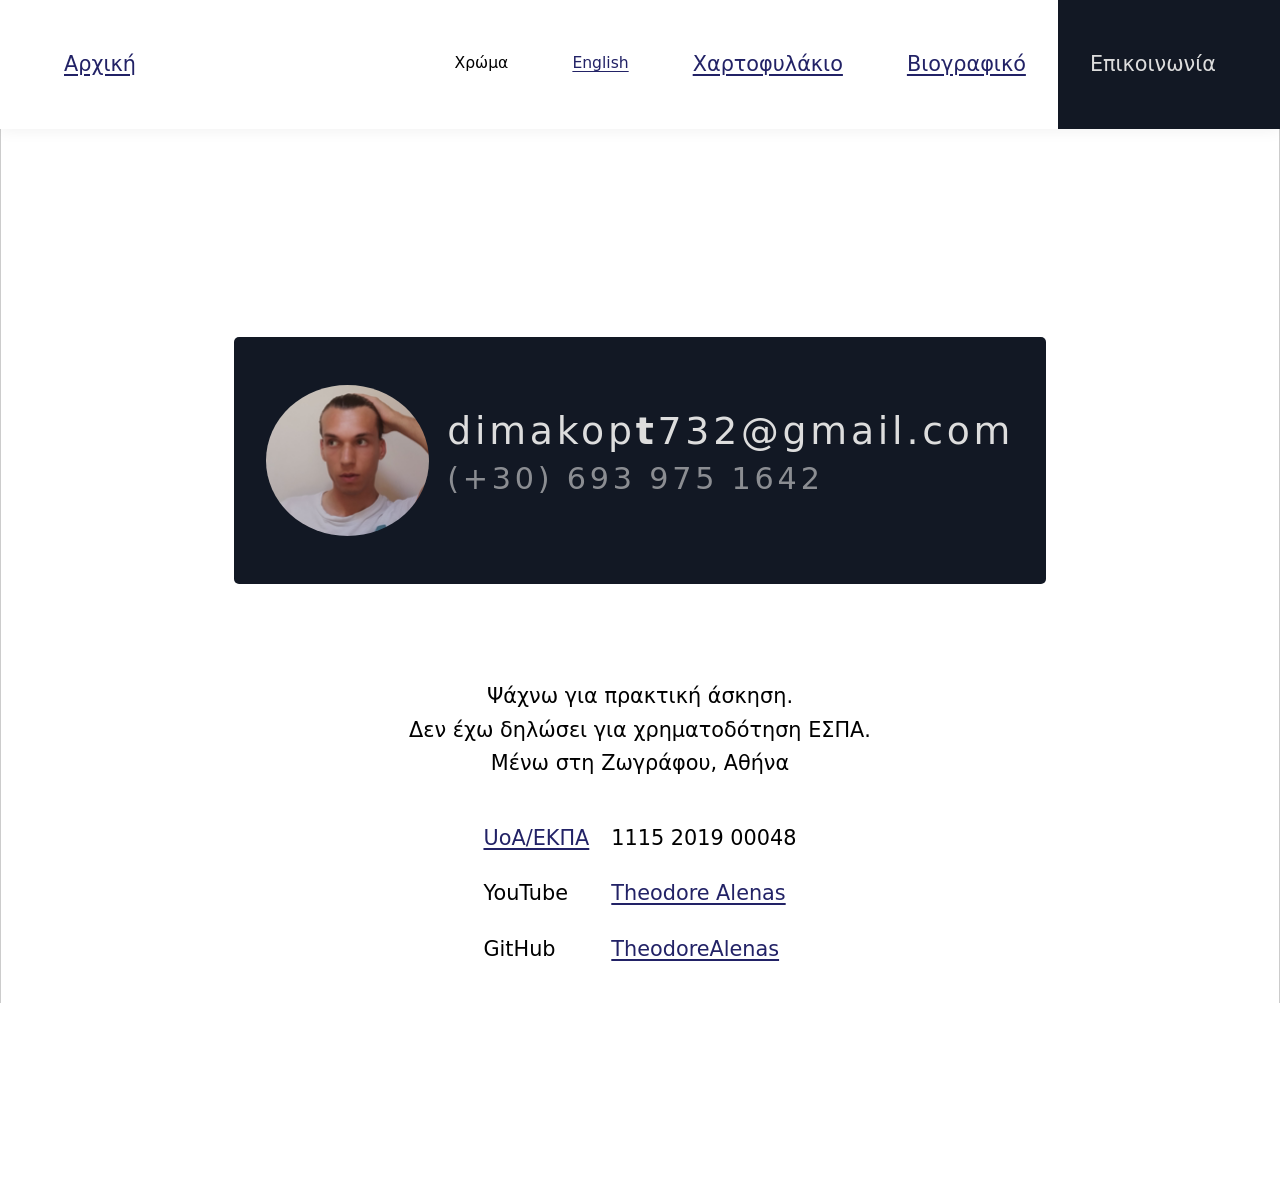
<file: old-versions/13-before-abandoning/gr/contact.html>
<!DOCTYPE HTML>

<html lang="en">
  <head>

    <title>Θοδωρής - Επικοινωνία</title>

    <meta name="author" content="Dimakopoulos Theodoros">
    <meta name="viewport" content="width=device-width, initial-scale=1">
    <meta charset="UTF-8">

    <style>
/* from common/wraps/html-body.css */
/* License at the bottom. */

html { color-scheme: light dark; }

.be-like-h1, h1 {
  text-align: center;
  font-size: 2em;
  display: block;
}

h2 { margin-top: 4rem; margin-left: 2rem; }

.phone-screen { font-size: 1.2rem; }
@media screen and (max-width: 1200px) {
  .free-media-query { font-size: 1.2rem; }
}
.desktop-screen { font-size: 1.3rem; }
@media screen and (min-width: 1200px) {
  .free-media-query { font-size: 1.3rem; }
}

.phone-screen h2 { margin-top: 4rem; }
@media screen and (max-width: 1200px) {
  .free-media-query h2 { margin-top: 4rem; }
}

.phone-screen .m-like-h1,
.phone-screen .be-like-h1,
.phone-screen h1 {
  margin-top: 4rem;
  margin-bottom: 2rem;
}
@media screen and (max-width: 1200px) {
  .free-media-query .m-like-h1,
  .free-media-query .be-like-h1,
  .free-media-query h1 {
    margin-top: 4rem;
    margin-bottom: 2rem;
  }
}
.desktop-screen .m-like-h1,
.desktop-screen .be-like-h1,
.desktop-screen h1 {
  margin-top: 12rem;
  margin-bottom: 6rem;
}
@media screen and (min-width: 1200px) {
  .free-media-query .m-like-h1,
  .free-media-query .be-like-h1,
  .free-media-query h1 {
    margin-top: 12rem;
    margin-bottom: 6rem;
  }
}

h2.saner-h2 {
  margin: initial;
}

/*
Copyright (c) 2023 Dimakopoulos Theodoros

[common/wraps/html-body.css goes on]
OUT OF OR IN CONNECTION WITH THE SOFTWARE OR THE USE OR OTHER DEALINGS IN THE
SOFTWARE.
*/
/* from common/menu-bar/css/default.css */
.debug-mode .menu-bar a,
.debug-mode .menu-bar span {
  border: red 1px dashed;
}
.menu-bar, .hamburger-nav-list {
  background-color: var(--panel-normal, #eee);
  background-color: var(--panel-normal, #eee);
  box-shadow: var(--shadow, #ccc) 0 0 1rem 0;
}

/*
Copyright (c) 2023 Dimakopoulos Theodoros

[common/menu-bar/css/default.css goes on]
OUT OF OR IN CONNECTION WITH THE SOFTWARE OR THE USE OR OTHER DEALINGS IN THE
SOFTWARE.
*/
/* from common/menu-bar/css/phone.css */
/* License at the bottom. */

.hamburger-nav-list {
  border-radius: 5px;
  position: absolute;
  top: 3.5rem;
  right: 1rem;
}

.menu-bar > a {
  padding: 0.2rem 1rem;
}

.hamburger-checkbox {
  opacity: 1%;
  position: absolute;
  right: 0;
  bottom: 0;
}

:not(.hamburger-on)
.hamburger-checkbox:not(:checked)
+ label
+ .hamburger-nav-list {
  display: none;
}

 .debug-mode .hamburger-checkbox {
  opacity: 50%;
}

/*
Copyright (c) 2023 Dimakopoulos Theodoros

[common/menu-bar/css/phone.css goes on]
OUT OF OR IN CONNECTION WITH THE SOFTWARE OR THE USE OR OTHER DEALINGS IN THE
SOFTWARE.
*/
/* from contact/face-and-name/m.css */
/* License at the bottom. */

.face-and-name {
  display: grid;
  width: max-content;
  grid-template-columns: 4.8cm max-content;
  grid-template-rows: 1fr 1fr;
  grid-template-areas: "face name" "face descr";

  letter-spacing: 0.1em;
  font-size: 1cm;
  line-height: initial;
}

.phone-screen .face-and-name {
  font-size: 0.4cm;
  grid-template-columns: 1.8cm max-content;
}
@media screen and (max-width: 1200px) {
  .free-media-query .face-and-name {
    font-size: 0.4cm;
    grid-template-columns: 1.8cm max-content;
  }
}

.face-and-name > *:first-child {
  grid-area: face;
  height: 4cm;
  border-radius: 50%;
  background-color: #aaa;
  background-size: cover;
}

.phone-screen .face-and-name > *:first-child {
  height: 1.5cm;
}
@media screen and (max-width: 1200px) {
  .free-media-query .face-and-name > *:first-child {
    height: 1.5cm;
  }
}

.face-and-name > *:nth-child(2) {
  grid-area: name;
  margin-top: auto;
  margin-bottom: 0.2cm;
}

.phone-screen .face-and-name > *:nth-child(2) {
  margin-bottom: 0.07cm;
}
@media screen and (max-width: 1200px) {
  .free-media-query .face-and-name > *:nth-child(2) {
    margin-bottom: 0.07cm;
  }
}

.face-and-name > *:nth-child(3) {
  grid-area: descr;
  font-size: 80%;
  opacity: 60%;
}

.m0a { margin: 0 auto; }

/*
Copyright (c) 2023 Dimakopoulos Theodoros

[contact/face-and-name/m.css goes on]
OUT OF OR IN CONNECTION WITH THE SOFTWARE OR THE USE OR OTHER DEALINGS IN THE
SOFTWARE.
*/
/* from common/css-snippets/morph.css */
/* License at the bottom */

.dont-be-like-button {
  font-family: inherit;
  font-size: inherit;
  color: inherit;
  background-color: inherit;
  border: none;
}

.dont-be-like-list {
  padding-left: 0;
  list-style: none;
  margin: 0 0;
}

.dont-be-like-link {
  text-decoration: none;
  color: var(--foreground-normal, black);
}

.dont-be-like-table,
.dont-be-like-table > tbody,
.dont-be-like-table > tbody > tr,
.dont-be-like-table > tbody > tr > td {
  display: block;
}
@media screen and (max-width: 1200px) {
  .free-media-query .phone-dont-be-like-table,
  .free-media-query .phone-dont-be-like-table > tbody,
  .free-media-query .phone-dont-be-like-table > tbody > tr,
  .free-media-query .phone-dont-be-like-table > tbody > tr > td {
    display: block;
  }
}
.phone-screen .phone-dont-be-like-table,
.phone-screen .phone-dont-be-like-table > tbody,
.phone-screen .phone-dont-be-like-table > tbody > tr,
.phone-screen .phone-dont-be-like-table > tbody > tr > td {
  display: block;
}

.abs-t-r {
  position: absolute;
  top: 0;
  right: 0;
}
.hamburger-prettify {
  line-height: calc(100% - 10px);
  padding: 8px 2rem;
  font-size: 2.5rem;
  color: var(--fat-lines, #222);
}

/*
Copyright (c) 2023 Dimakopoulos Theodoros

[common/css-snippets/morph.css goes on]
OUT OF OR IN CONNECTION WITH THE SOFTWARE OR THE USE OR OTHER DEALINGS IN THE
SOFTWARE.
*/
/* from common/css-snippets/popup.css */
/* License at the bottom. */

.bg-select, .debug-mode .bg-select {
  background-color: var(--selection, #444);
}

.fat-ghost-on-check:checked + label::before {
  content: "";
  width: 100vw;
  height: 100vh;
  position: absolute;
  top: 0;
  right: 0;
}
.debug-mode .fat-ghost-on-check:checked + label::before {
  width: 0;
  height: 0;
}


/*
Copyright (c) 2023 Dimakopoulos Theodoros

[common/css-snippets/popup.css goes on]
OUT OF OR IN CONNECTION WITH THE SOFTWARE OR THE USE OR OTHER DEALINGS IN THE
SOFTWARE.
*/
/* from common/css-snippets/fade.css */
.phone-screen .desktop { display: none; }
@media screen and (max-width: 1200px) {
  .free-media-query .desktop { display: none; }
}

.desktop-screen .phone { display: none; }
@media screen and (min-width: 1200px) {
  .free-media-query .phone { display: none; }
}

/*
Copyright (c) 2023 Dimakopoulos Theodoros

[common/css-snippets/fade.css goes on]
OUT OF OR IN CONNECTION WITH THE SOFTWARE OR THE USE OR OTHER DEALINGS IN THE
SOFTWARE.
*/
/* from common/css-snippets/margin-padding.css */
/* License at the bottom. */

.pad-no-ln-h > * {
  line-height: 1em;
  padding-top: 5px;
}

.p1, .inside-p1 > *, .iinside-p1 > * > * { padding: 0.5rem 0.5rem; }

.p2, .inside-p2 > *, .iinside-p2 > * > * { padding: 1rem 1rem; }
.pl2 { padding-left: 1rem; }
.ml2 { margin-left: 1rem; }

.pl3 { padding-left: 2rem; }
.ml3 { margin-left: 2rem; }

.ptb1 { padding-top: 0.5rem; padding-bottom: 0.5rem; }
.mtb1 { margin-top: 0.5rem; margin-bottom: 0.5rem; }

.mtb4 { margin-top: 12rem; margin-bottom: 8rem; }

.mtb-like-p { margin-top: 1em; margin-bottom: 1em; }

.ptb2 { padding-top: 1rem; padding-bottom: 1rem; }
.mtb2 { margin-top: 1rem; margin-bottom: 1rem; }

.p3, .inside-p3 > *, .iinside-p3 > * > * { padding: 3rem 2rem; }
.m3, .inside-m3 > *, .iinside-m3 > * > * { margin: 3rem 2rem; }

.iinside-mtb3 > * > * { margin-top: 3rem; margin-bottom: 3rem; }
@media screen and (max-width: 1200px) {
  .free-media-query .phone-mtb3,
  .free-media-query .phone-inside-mtb3 > *,
  .free-media-query .phone-iinside-mtb3 > * > * {
    margin-top: 3rem;
    margin-bottom: 3rem;
  }
}
.phone-screen .phone-mtb3,
.phone-screen .phone-inside-mtb3 > *,
.phone-screen .phone-iinside-mtb3 > * > * {
  margin-top: 3rem;
  margin-bottom: 3rem;
}

@media screen and (min-width: 1200px) {
  .free-media-query .desktop-iinside-p2 > * > * { padding: 1rem 1rem; }
  .free-media-query .desktop-iinside-p3 > * > * { padding: 3rem 2rem; }
}
.desktop-screen .desktop-iinside-p2 > * > * { padding: 1rem 1rem; }
.desktop-screen .desktop-iinside-p3 > * > * { padding: 3rem 2rem; }

@media screen and (min-width: 1200px) {
  .free-media-query .desktop-mtb4 {
    margin-top: 8rem;
    margin-bottom: 3rem;
  }
}
.desktop-screen .desktop-mtb4 {
  margin-top: 6rem;
  margin-bottom: 3rem;
}

.iinside-last-child-fat > *:last-child > * { padding-right: 4rem; }
.iinside-first-child-fat > *:first-child > * { padding-left: 4rem; }
.iinside-first-child-ffat > *:first-child > * {
  padding-left: 4rem;
  padding-right: 4rem;
}

.inside-first-child-mra > *:first-child { margin-right: auto; }

.m0a { margin: 0 auto; }
@media screen and (max-width: 1200px) {
  .free-media-query .phone-m0a { margin: 0 auto; }
}
.phone-screen .phone-m0a { margin: 0 auto; }

.mlra { margin-left: auto; margin-right: auto; }

.m0 { margin: 0; }

.phone-screen .phone-p1 { padding: 0.5rem; }
.phone-screen .phone-p2 { padding: 1rem; }
@media screen and (max-width: 1200px) {
  .free-media-query .phone-p1 { padding: 0.5rem; }
  .free-media-query .phone-p2 { padding: 1rem; }
}

/*
Copyright (c) 2023 Dimakopoulos Theodoros

[common/css-snippets/margin-padding.css goes on]
OUT OF OR IN CONNECTION WITH THE SOFTWARE OR THE USE OR OTHER DEALINGS IN THE
SOFTWARE.
*/
/* from common/css-snippets/width-border.css */
/* License at the bottom */

.newspaper {
  width: min(100% - 2rem - 2px, 35cm);
  margin: 0 auto;
}

.bar-center {
  width: min(150rem, 100%);
  margin: 0 auto;
}

.ovf-hid { overflow: hidden; }

.lrline {
  border-right: var(--line, #eee) 1px solid;
  border-left: var(--line, #eee) 1px solid;
}

.w-h-max-cont {
  width: max-content;
  height: max-content;
}

/*
Copyright (c) 2023 Dimakopoulos Theodoros

[common/css-snippets/width-border.css goes on]
OUT OF OR IN CONNECTION WITH THE SOFTWARE OR THE USE OR OTHER DEALINGS IN THE
SOFTWARE.
*/
/* from common/css-snippets/display-position.css */
/* License at the bottom. */

.round { border-radius: 5px; }

.flex-row-spbet {
  display: flex;
  flex-direction: row;
  justify-content: space-between;
}
.flex-row-spar {
  display: flex;
  flex-direction: row;
  justify-content: space-evenly;
}
.grid { display: grid; }
.gap-2 { gap: 3rem; }
.grid-col-to-row { grid-auto-flow: column; }
@media screen and (max-width: 1200px) {
  .free-media-query .grid-col-to-row { grid-auto-flow: row; }
}
.phone-screen .grid-col-to-row { grid-auto-flow: row; }
.desktop-screen .grid-col-to-row { grid-auto-flow: column; }

@media screen and (max-width: 1200px) {
  .free-media-query .phone-scroll-x { overflow-x: scroll; }
}
.phone-screen .phone-scroll-x { overflow-x: scroll; }

.inl-bl, .inside-inl-bl > * { display: inline-block; }
.block , .inside-block > * { display: block; }
.disp-none { display: none; }

.sticky { position: sticky; top: 0; }
.relative { position: relative; }
.absolute { position: absolute; }

/*
Copyright (c) 2023 Dimakopoulos Theodoros

[common/css-snippets/display-position.css goes on]
OUT OF OR IN CONNECTION WITH THE SOFTWARE OR THE USE OR OTHER DEALINGS IN THE
SOFTWARE.
*/
/* from common/css-snippets/text.css */
/* License at the bottom. */

.default-font-family { font-family: system-ui; }
.default-ln-h { line-height: 1.6; }

.ln-h-1em { line-height: 1em; }

.txt-cent { text-align: center; }
@media screen and (max-width: 1200px) {
  .free-media-query .phone-txt-cent { text-align: center; }
}
.phone-screen .phone-txt-cent { text-align: center; }

.smol, .dont-be-like-button.smol {
  font-size: 75%;
  line-height: 2em;
}
.phone-screen .phone-smol { font-size: 75%; }
.desktop-screen .desktop-smol { font-size: 75%; }
@media screen and (max-width: 1200px) {
  .free-media-query .phone-smol { font-size: 75%; }
}
@media screen and (min-width: 1200px) {
  .free-media-query .desktop-smol { font-size: 75%; }
}

.fat { font-size: 130%; }
.ffat { font-size: 130%; letter-spacing: 0.1rem; }

/*
Copyright (c) 2023 Dimakopoulos Theodoros

[common/css-snippets/text.css goes on]
OUT OF OR IN CONNECTION WITH THE SOFTWARE OR THE USE OR OTHER DEALINGS IN THE
SOFTWARE.
*/
/* from common/light-dark-theme/from-outside.css */
.light-themed,
.dark-themed .inverse-theme {
  --background-normal: #fff;
  --background-2: var(--code-background);
  --foreground-normal: #000;
  --foreground-2: #ddd;
}
.dark-themed,
.light-themed .inverse-theme {
  --background-normal: #404045;
  --background-2: #ddd;
  --foreground-normal: #ddd;
  --foreground-2: #000;
}

.fg2 { color: var(--foreground-2); }
.bg2 { background-color: var(--background-2); }

.inverse-theme,
.theme-wrapper {
  background-color: var(--background-normal);
  color: var(--foreground-normal);
}

/*
Copyright (c) 2023 Dimakopoulos Theodoros

[common/light-dark-theme/from-outside.css goes on]
OUT OF OR IN CONNECTION WITH THE SOFTWARE OR THE USE OR OTHER DEALINGS IN THE
SOFTWARE.
*/
/* from common/light-dark-theme/panels.css */
/* License at the bottom. */

.debug-red {
  background-color: red;
}

.light-themed {
  --panel-normal: var(--background-normal);
  --shadow: rgba(0, 0, 0, 7%);

  --code-background: #121824;
  --code-font: #aaa;

  --code-background-gray: #181410;
}
.dark-themed {
  --panel-normal: var(--background-normal);
  --shadow: rgba(0, 0, 0, 10%);

  --code-background: #121824;
  --code-font: #aaa;

  --code-background-gray: #262630;
}

.brown {
  background-color: var(--code-background-gray, #000);
  color: var(--code-font, #aaa);
}
.blue {
  background-color: var(--code-background, #000);
  color: var(--code-font, #aaa);
}

.light-themed {
  --selection: #e0e0e8;
  --fat-lines: #222;
  --line: #ccc;
  --contrast: #444;
}
.dark-themed {
  --selection: #505058;
  --fat-lines: #999;
  --line: #555;
  --contrast: #aaa;
}

/*
Copyright (c) 2023 Dimakopoulos Theodoros

[common/light-dark-theme/panels.css goes on]
OUT OF OR IN CONNECTION WITH THE SOFTWARE OR THE USE OR OTHER DEALINGS IN THE
SOFTWARE.
*/
/* from common/light-dark-theme/links.css */
/* License at the bottom. */

.light-themed {
  --link-normal: #226;
  --link-visited: #404;
  --link-hover: #22a;
  --link-visited-hover: #806;
  --hover: rgba(0, 0, 128, 4%);
}
.dark-themed {
  --link-normal: #aad;
  --link-visited: #c9b;
  --link-hover: #99f;
  --link-visited-hover: #f8b;
  --hover: rgba(128, 128, 255, 6%);
}

a .be-like-link, a:not(.dont-be-like-link) {
  text-decoration: underline;
  text-underline-offset: 0.2rem;
  color: var(--link-normal);
  transition: color linear 0.05s;
}
a:visited .be-like-link, a:not(.dont-be-like-link):visited {
  color: var(--link-visited);
}
a:hover .be-like-link, a:not(.dont-be-like-link):hover {
  text-underline-offset: 0.15rem;
  color: var(--link-hover);
  background-color: var(--hover);
}
a:visited:hover .be-like-link, a:not(.dont-be-like-link):visited:hover {
  color: var(--link-visited-hover);
}

.buttony:hover {
  cursor: pointer;
  background-color: var(--hover);
}
 
/*
Copyright (c) 2023 Dimakopoulos Theodoros

[common/light-dark-theme/links.css goes on]
OUT OF OR IN CONNECTION WITH THE SOFTWARE OR THE USE OR OTHER DEALINGS IN THE
SOFTWARE.
*/

    </style>
    <script>
/* from common/light-dark-theme/functions.js */
// License at the bottom.

function setUpThemeSwitches() {
  forEachThemeSwitch(makeItToggleTheTheme);
}

function applyStoredTheme() {
  if (getThemeIsDark())
    showDarkness();
  else
    showBrightness();
}

function forEachThemeSwitch(callback) {
  const themeSwitches = document.getElementsByClassName("theme-switch");
  for (let i = 0; i < themeSwitches.length; i++)
    callback(themeSwitches[i]);
}
function makeItToggleTheTheme(themeSwitch) {
  themeSwitch.addEventListener("click", toggleTheme);
}

function getThemeIsDark() {
  return "dark" === localStorage.getItem('preferredTheme');
}
function storeDarkTheme() {
  localStorage.setItem('preferredTheme', 'dark');
}
function storeLightTheme() {
  localStorage.setItem('preferredTheme', 'light');
}
function showDarkness() {
  const classList = document.getElementById('theme-wrapper').classList;
  classList.remove("light-themed");
  classList.add("dark-themed");
}
function showBrightness() {
  const classList = document.getElementById('theme-wrapper').classList;
  classList.remove("dark-themed");
  classList.add("light-themed");
}

function makeItDark() {
  showDarkness();
  storeDarkTheme();
}
function makeItBright() {
  showBrightness();
  storeLightTheme();
}

function toggleTheme() {
  if (getThemeIsDark())
    makeItBright();
  else
    makeItDark();
}

/*
Copyright (c) 2023 Dimakopoulos Theodoros

[common/light-dark-theme/functions.js goes on]
OUT OF OR IN CONNECTION WITH THE SOFTWARE OR THE USE OR OTHER DEALINGS IN THE
SOFTWARE.
*/

    </script>

  </head>
  <body class="default-ln-h default-font-family default-font-size m0">
    <div
      id="theme-wrapper"
      class="theme-wrapper"
      style="padding-bottom: 12rem"
    >
      <script> applyStoredTheme(); </script>

<header class='free-media-query sticky'>
<nav class='menu-bar bar-center relative'>
  <span class='
    menu-bar-title phone inl-bl ptb1 pl3
  '>Επικοινωνία</span>
  <ul class='
    desktop dont-be-like-list flex-row-spbet
    iinside-last-child-fat iinside-first-child-ffat
    inside-first-child-mra
    iinside-p3
  '><li class='inside-block'><a href='../gr/index.html'>Αρχική</a></li><li class='inside-block'>
<button
  class='theme-switch dont-be-like-button buttony line-h-1em smol'
  style='width: 100%; text-align: left;'
>
Χρώμα
</button>
</li><li class='inside-block'><a class='smol' href='../en/contact.html'>English</a></li><li class='inside-block'><a href='../gr/portfolio.html'>Χαρτοφυλάκιο</a></li><li class='inside-block'><a href='../gr/biography.html'>Βιογραφικό</a></li><li class='inside-block'><span class='bg2 fg2'>Επικοινωνία</span></li></ul>
  <input
  id='hamburger-checkbox-603'
  type='checkbox'
  class='hamburger-checkbox phone fat-ghost-on-check'
/>
<label
  for='hamburger-checkbox-603'
  class='abs-t-r hamburger-prettify phone inl-bl'
  role='img'
  aria-label='show menu'
> ☰</label>
  <ul class='
    hamburger-nav-list
    phone dont-be-like-list iinside-p2 absolute round ovf-hid
  '><li class='inside-block'><a href='../gr/index.html'>Αρχική</a></li><li class='inside-block'>
<button
  class='theme-switch dont-be-like-button buttony line-h-1em smol'
  style='width: 100%; text-align: left;'
>
Χρώμα
</button>
</li><li class='inside-block'><a class='smol' href='../en/contact.html'>English</a></li><li class='inside-block'><a href='../gr/portfolio.html'>Χαρτοφυλάκιο</a></li><li class='inside-block'><a href='../gr/biography.html'>Βιογραφικό</a></li><li class='inside-block'><span class='bg2 fg2'>Επικοινωνία</span></li></ul>
</nav>
</header>

<main class='free-media-query newspaper lrline p2'>

<main class='newspaper'>

<div class='face-and-name p3 phone-p2 m-like-h1 mlra round bg2 fg2'>
<img src="../images/pat.png" alt="mock of a social media pfp">
<span>dimakop<b>t</b>732@gmail.com</span>
<span>(+30) 693 975 1642</span>
</div>

<p>
<ul class="dont-be-like-list txt-cent">
<li>Ψάχνω για πρακτική άσκηση.</li>
<li>Δεν έχω δηλώσει για χρηματοδότηση ΕΣΠΑ.</li>
<li>Μένω στη Ζωγράφου, Αθήνα</li>
</ul>
</p>

<table class='m0a' style='border-spacing: 1em;'><tbody>
<tr><td>
<a href=https://www.di.uoa.gr>
UoA/ΕΚΠΑ</a>
</td><td>1115 2019 00048</td></tr>
<tr><td>YouTube</td><td>
<a href=https://www.youtube.com/channel/UCk-LNNSuhxvzXTdbiogd0Kg>
Theodore Alenas</a>
</td></tr>
<tr><td>GitHub</td><td>
<a href=https://github.com/TheodoreAlenas/>
TheodoreAlenas</a>
</td></tr>
</tbody></table>

</main>

</main>

      <script> setUpThemeSwitches(); </script>
    </div>
  </body>
</html>
</file>
<file: style.css>
:root { color-scheme: light dark; }

[data-sch=light] .bg { background-color: #fff; }
[data-sch=light] a,
[data-sch=light] a.fs1 { color: #025; }
[data-sch=light] a:visited { color: #302; }
[data-sch=light] .fs1 { color: #000; }
[data-sch=light] .fs2 { color: #111; }
[data-sch=light] .fs3 { color: #222; }
[data-sch=light] .fs4 { color: #333; }
[data-sch=light] .fs5 { color: #444; }

[data-sch=contr] .bg { background-color: #000; }
[data-sch=contr] a,
[data-sch=contr] a.fs1 { color: #ff0; }
[data-sch=contr] a:visited { color: #ffa; }

.bg { background-color: #333; }
a,
a.fs1 { color: #bcf; }
a:visited { color: #dcd; }
.fs1 { color: #eee; }
.fs2 { color: #ddd; }
.fs3 { color: #ccc; }
.fs4 { color: #bbb; }
.fs5 { color: #bbb; }

[data-sch=light] .code1 b { color: #301; }
[data-sch=light] .code1 {
    background-color: #fafafa;
    border: 1px solid #ccc;
    color: #333;
}

[data-sch=contr] .code1 b { color: #ff0; }
[data-sch=contr] .code1 {
    background-color: #000;
    border: 1px solid #777;
    color: #fff;
}

.code1 b { color: #da8; }
.code1 {
    background-color: #282828;
    border: 1px solid #444;
    color: #ccc;
}

body { font-family: system-ui,sans-serif; margin: 0; }
a { text-underline-offset: 0.3em; }
input, label { cursor: pointer; }
pre { overflow-x: scroll; padding: 1em; border-radius: 5px; }
pre > code { font-size: 0.4cm; }
pre b { font-weight: normal; }
code { font-family: source-code-pro-regular,monospace; }
pre b { font-family: source-code-pro-semibold,monospace; }
@font-face {
    font-family: source-code-pro-regular;
    src: url(r/source-code-pro-regular.otf);
}
@font-face {
    font-family: source-code-pro-semibold;
    src: url(r/source-code-pro-semibold.otf);
}

.ls1 { display: flex; flex-wrap: wrap; column-gap: 1.4em; padding: 0; }
.ls1 > li { list-style: none; }
.ls1 > li > a { display: flex; align-items: center; gap: 0.4em; padding: 1em 0; }
.ls2 { padding: 0; margin: 0.5em 0; list-style: none; }
.ls2 > li > label { display: inline-block; padding: 0.2em 0; }
.column { margin: 0 auto; max-width: 30cm; padding: 0 1rem; }
.header { position: relative; }

fieldset.modal {
    border: none;
    padding: 0;
    margin: 0;
    display: inline-block;
}
fieldset.modal > legend {
    padding-right: 1.3em;
    border-radius: 4px;
    position: relative;
    cursor: pointer;
}
fieldset.modal > legend::after {
    content: "";
    position: absolute;
    top: 0.2em;
    right: 0;
    width: 0.5em;
    height: 0.5em;
    border-bottom: 1px solid;
    border-right: 1px solid;
    transform: translate(0, 0.1em) rotate(45deg);
}
fieldset.modal:hover > legend::after {
    border-bottom: 2px solid;
    border-right: 2px solid;
}
fieldset.modal > .modal-box {
    position: absolute;
    top: -100vh;
    left: 50%;
    transform: translate(-50%, -10px);
    opacity: 0%;
    transition: transform 0.08s linear, opacity 0.08s linear;
    width: max-content;
    padding: 1em;
    border-radius: 1em;
    box-shadow: 0 0 10px -8px;
}
fieldset.modal:focus-within > .modal-box {
    top: 1em;
    opacity: 100%;
    transform: translate(-50%, 0);
}

.fs1 { font-size: 12pt; line-height: 1.4em; }
.fs2 { font-size: 14pt; line-height: 1.4em; }
.fs3 { font-size: 18pt; line-height: 1.2em; }
.fs4 { font-size: 24pt; line-height: 1.1em; }
.fs5 { font-size: 32pt; line-height: 1em; }
.fwn { font-weight: normal; }
.picstretch { display: block; text-align: center; }
.img { display: block; border-radius: 0 4px 4px 0; }
.flex { display: flex; }
.w100p { width: min(12cm, 100%); }
.flexac { display: flex; align-items: center; }
.flexjc { display: flex; justify-content: center; }
.flexw { flex-wrap: wrap; }
.spc { justify-content: space-between; }
.m20 { margin: 0.6rem 0; }
.m30 { margin: 1rem 0; }
.ml2 { margin-left: 0.2em; }
.ml3 { margin-left: 0.5em; }
.ml4 { margin-left: 1em; }
.ml5 { margin-left: 4em; }
.mt1 { margin-top: 1.4cm; }
.mt2 { margin-top: 1.8cm; }
.mt3 { margin-top: 2.2cm; }
.mt4 { margin-top: 2.6cm; }
.mt5 { margin-top: 3.0cm; }
.p20 { padding: 1rem 0; }
.p30 { padding: 2rem 0; }
.pl3 { padding-left: 1em; }
.pl4 { padding-left: 2em; }
.pt2 { padding-top: 1rem; }
.gap3 { column-gap: 1cm; }
.gap4 { column-gap: 2cm; }
@media (min-width: 20cm) {
    .wide-flex { display: flex; }
    .wide-fix-size { width: min(10cm, 40vw); }
    .fs5 { font-size: 40pt; line-height: 1em; }
    .mt1 { margin-top: 2cm; }
    .mt2 { margin-top: 3cm; }
    .mt3 { margin-top: 4cm; }
    .mt4 { margin-top: 5cm; }
    .mt5 { margin-top: 8cm; }
}
.cards1 {
    display: grid;
    grid-template-columns: repeat(auto-fit, minmax(min(100%, 8cm), 1fr));
}
.bdb2 { border-bottom: 1px solid; padding-bottom: 0.2em; }
</file>
